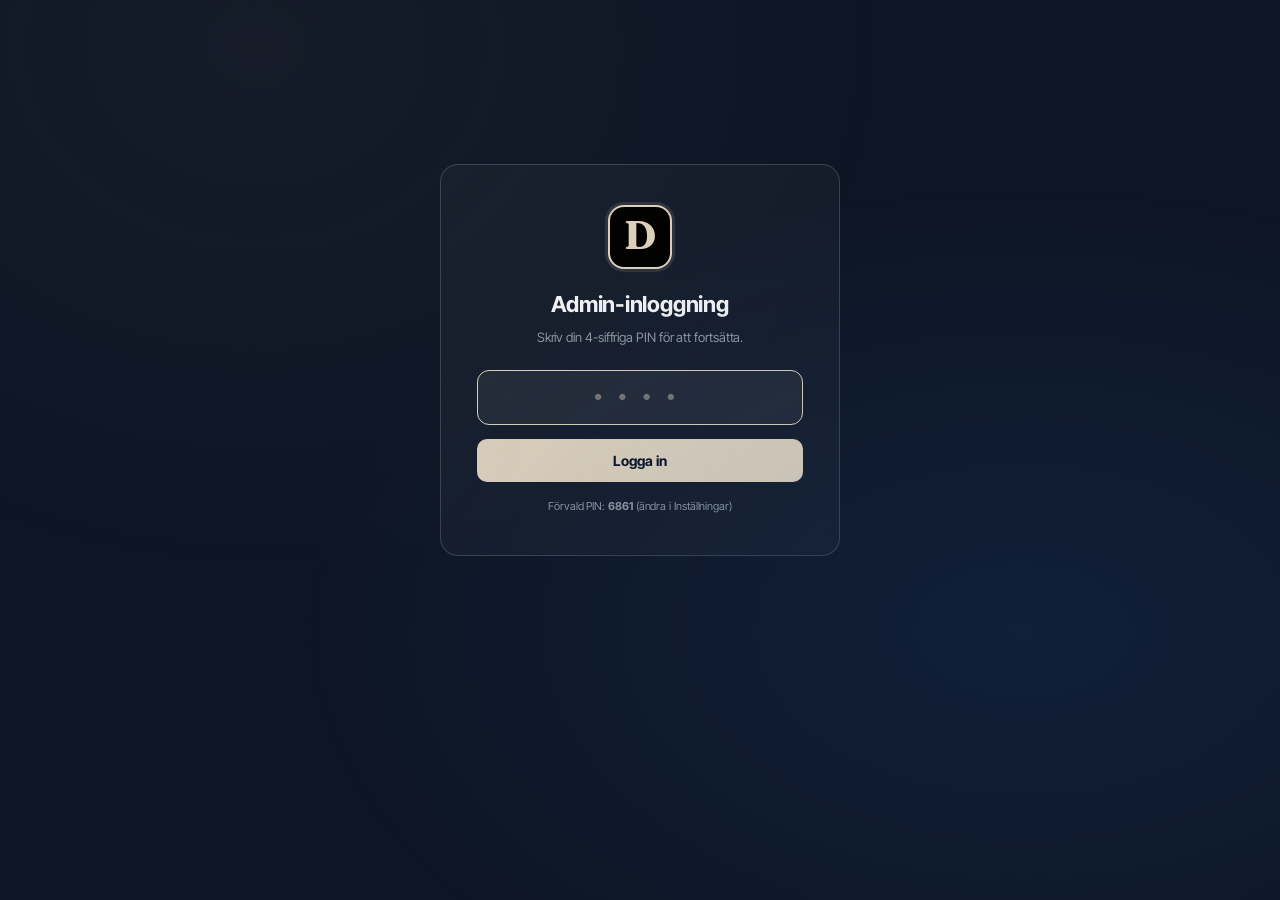
<file: admin.html>
<!DOCTYPE html>
<html lang="sv">
<head>
<meta charset="UTF-8">
<meta name="viewport" content="width=device-width,initial-scale=1">
<title>Admin — Indoor Distance</title>
<link rel="icon" href="data:image/svg+xml;utf8,<svg xmlns='http://www.w3.org/2000/svg' viewBox='0 0 100 100'><rect width='100' height='100' rx='22' fill='%23000000'/><rect x='4' y='4' width='92' height='92' rx='20' fill='none' stroke='%23DCD0BC' stroke-width='2.5'/><text x='50' y='74' font-size='72' text-anchor='middle' fill='%23DCD0BC' font-family='Georgia' font-weight='bold'>D</text></svg>">
<link rel="stylesheet" href="style.css?v=20260604b">
<style>
  body { background: var(--bg); min-height: 100vh; padding: 0; }
  .admin-shell {
    max-width: 1100px;
    margin: 0 auto;
    padding: 40px 32px 80px;
  }
  .admin-header {
    display: flex; align-items: center; justify-content: space-between;
    margin-bottom: 40px;
    flex-wrap: wrap; gap: 16px;
  }
  .admin-title {
    display: flex; align-items: center; gap: 16px;
  }
  .admin-title-mark {
    width: 48px; height: 48px;
    background: #000;
    border: 1.5px solid var(--accent);
    border-radius: 12px;
    color: var(--accent);
    font-family: var(--serif);
    font-weight: 700;
    font-size: 30px;
    line-height: 1;
    padding-bottom: 3px;
    box-shadow: 0 0 0 2px rgba(220,208,188,0.10);
    display: flex; align-items: center; justify-content: center;
  }
  .admin-title h1 {
    font-size: 28px; font-weight: 800;
    letter-spacing: -0.02em;
    line-height: 1;
  }
  .admin-title .sub {
    font-size: 12px;
    color: var(--text-mute);
    letter-spacing: 0.06em;
    text-transform: uppercase;
    margin-top: 6px;
  }
  .admin-actions { display: flex; gap: 10px; }
  .admin-link {
    background: var(--surface);
    border: 1px solid var(--border-2);
    color: var(--text);
    padding: 9px 16px;
    border-radius: 10px;
    font-size: 13px;
    font-weight: 600;
    text-decoration: none;
    display: inline-flex; align-items: center; gap: 6px;
    transition: all .2s ease;
  }
  .admin-link:hover {
    border-color: var(--accent);
    color: var(--accent);
  }
  .admin-link.danger { color: #f87171; border-color: rgba(248,113,113,0.40); }
  .admin-link.danger:hover { background: rgba(248,113,113,0.10); }

  /* PIN gate */
  .pin-gate {
    min-height: 80vh;
    display: flex; align-items: center; justify-content: center;
    padding: 40px;
  }
  .pin-card {
    background: var(--surface);
    border: 1px solid var(--border-2);
    border-radius: 18px;
    padding: 40px 36px;
    max-width: 400px;
    width: 100%;
    text-align: center;
  }
  .pin-card .pin-mark {
    width: 64px; height: 64px;
    margin: 0 auto 18px;
    background: #000;
    border: 2px solid var(--accent);
    border-radius: 16px;
    color: var(--accent);
    font-family: var(--serif);
    font-weight: 700;
    font-size: 40px;
    line-height: 1;
    padding-bottom: 4px;
    box-shadow: 0 0 0 3px rgba(220,208,188,0.12);
    display: flex; align-items: center; justify-content: center;
  }
  .pin-card h2 {
    font-size: 22px; font-weight: 700;
    margin-bottom: 6px;
    letter-spacing: -0.01em;
  }
  .pin-card p {
    font-size: 13px;
    color: var(--text-mute);
    margin-bottom: 22px;
  }
  .pin-input {
    width: 100%;
    background: var(--surface-2);
    border: 1px solid var(--border-2);
    border-radius: 12px;
    color: var(--text);
    padding: 14px 18px;
    font-family: 'JetBrains Mono', monospace;
    font-size: 22px;
    text-align: center;
    letter-spacing: 0.5em;
    margin-bottom: 14px;
  }
  .pin-input:focus {
    outline: none;
    border-color: var(--accent);
  }
  .pin-btn {
    width: 100%;
    background: var(--accent);
    color: var(--bg);
    border: none;
    padding: 13px;
    border-radius: 10px;
    font-weight: 700;
    font-size: 14px;
    cursor: pointer;
    transition: all .2s ease;
  }
  .pin-btn:hover {
    background: var(--accent-2);
  }
  .pin-hint {
    font-size: 11px;
    color: var(--text-mute);
    margin-top: 16px;
  }

  /* Admin sections */
  .admin-section {
    background: var(--surface);
    border: 1px solid var(--border);
    border-radius: 18px;
    padding: 28px 32px;
    margin-bottom: 24px;
  }
  .admin-section-head {
    display: flex; align-items: center; justify-content: space-between;
    margin-bottom: 20px;
    flex-wrap: wrap; gap: 12px;
  }
  .admin-section-head h2 {
    font-size: 20px; font-weight: 700;
    letter-spacing: -0.015em;
    display: flex; align-items: center; gap: 10px;
  }
  .admin-section-head .icon {
    width: 32px; height: 32px;
    background: var(--surface-2);
    border-radius: 8px;
    display: flex; align-items: center; justify-content: center;
    color: var(--accent);
  }
  .admin-section-head .sub {
    font-size: 13px;
    color: var(--text-mute);
    margin-top: 4px;
    font-weight: 400;
  }

  /* Shop toggle */
  .shop-toggle-row {
    display: flex; align-items: center; justify-content: space-between;
    padding: 20px 22px;
    background: var(--surface-2);
    border-radius: 12px;
    margin-bottom: 16px;
    flex-wrap: wrap; gap: 16px;
  }
  .shop-toggle-row .info { flex: 1; min-width: 220px; }
  .shop-toggle-row .info strong {
    display: block;
    font-size: 15px;
    margin-bottom: 4px;
  }
  .shop-toggle-row .info span {
    font-size: 12px;
    color: var(--text-mute);
  }
  .toggle-switch {
    position: relative;
    width: 56px; height: 30px;
    background: rgba(255,255,255,0.10);
    border-radius: 999px;
    cursor: pointer;
    transition: background .25s ease;
    flex-shrink: 0;
  }
  .toggle-switch::after {
    content: '';
    position: absolute; top: 3px; left: 3px;
    width: 24px; height: 24px;
    background: #FFF;
    border-radius: 50%;
    transition: transform .25s ease;
  }
  .toggle-switch.on { background: #22c55e; }
  .toggle-switch.on::after { transform: translateX(26px); }
  .toggle-status {
    font-size: 12px; font-weight: 700;
    letter-spacing: 0.08em;
    text-transform: uppercase;
    padding: 4px 10px;
    border-radius: 999px;
  }
  .toggle-status.open {
    background: rgba(34,197,94,0.15);
    color: #4ade80;
  }
  .toggle-status.closed {
    background: rgba(248,113,113,0.15);
    color: #fca5a5;
  }
  .shop-config-grid {
    display: grid;
    grid-template-columns: 1fr 1fr;
    gap: 14px;
  }
  @media (max-width: 600px) {
    .shop-config-grid { grid-template-columns: 1fr; }
  }
  .admin-label {
    display: block;
    font-size: 11px;
    font-weight: 700;
    color: var(--text-mute);
    letter-spacing: 0.10em;
    text-transform: uppercase;
    margin-bottom: 6px;
  }
  .admin-input {
    width: 100%;
    background: var(--surface-2);
    border: 1px solid var(--border);
    border-radius: 10px;
    color: var(--text);
    padding: 11px 14px;
    font-size: 14px;
    font-family: inherit;
    transition: border-color .2s ease;
  }
  .admin-input:focus {
    outline: none;
    border-color: var(--accent);
  }

  /* Stock table */
  .stock-table {
    width: 100%;
    border-collapse: collapse;
  }
  .stock-table th,
  .stock-table td {
    padding: 14px 12px;
    text-align: left;
    border-bottom: 1px solid var(--border);
  }
  .stock-table th {
    font-size: 11px;
    font-weight: 700;
    color: var(--text-mute);
    letter-spacing: 0.08em;
    text-transform: uppercase;
  }
  .stock-table tr:last-child td { border-bottom: none; }
  .stock-product {
    display: flex; align-items: center; gap: 12px;
  }
  .stock-product-img {
    width: 50px; height: 50px;
    background: var(--surface-2);
    border-radius: 8px;
    overflow: hidden;
    display: flex; align-items: center; justify-content: center;
    padding: 4px;
    flex-shrink: 0;
  }
  .stock-product-img img {
    max-width: 100%;
    max-height: 100%;
    object-fit: contain;
  }
  .stock-product-info strong {
    display: block;
    font-size: 14px;
    margin-bottom: 2px;
  }
  .stock-product-info span {
    font-size: 11px;
    color: var(--text-mute);
  }
  .stock-input {
    width: 80px;
    background: var(--surface-2);
    border: 1px solid var(--border);
    border-radius: 8px;
    color: var(--text);
    padding: 8px 10px;
    font-size: 14px;
    font-weight: 700;
    text-align: center;
    font-family: 'JetBrains Mono', monospace;
  }
  .stock-input:focus {
    outline: none;
    border-color: var(--accent);
  }
  .stock-state {
    display: inline-block;
    font-size: 10px;
    font-weight: 700;
    padding: 3px 8px;
    border-radius: 6px;
    letter-spacing: 0.08em;
    text-transform: uppercase;
  }
  .stock-state.in {
    background: rgba(34,197,94,0.15);
    color: #4ade80;
  }
  .stock-state.low {
    background: rgba(251,191,36,0.15);
    color: #fbbf24;
  }
  .stock-state.out {
    background: rgba(248,113,113,0.15);
    color: #fca5a5;
  }
  .stock-actions {
    display: flex; gap: 6px;
  }
  .stock-action-btn {
    background: var(--surface-2);
    border: 1px solid var(--border);
    color: var(--text);
    padding: 6px 10px;
    border-radius: 6px;
    font-size: 12px;
    cursor: pointer;
    transition: all .15s ease;
  }
  .stock-action-btn:hover {
    border-color: var(--accent);
    color: var(--accent);
  }

  /* Save bar */
  .save-bar {
    position: sticky;
    bottom: 16px;
    background: rgba(14,22,38,0.95);
    backdrop-filter: blur(18px);
    border: 1px solid var(--border-2);
    border-radius: 14px;
    padding: 14px 22px;
    display: flex; align-items: center; justify-content: space-between;
    box-shadow: 0 18px 40px rgba(0,0,0,0.40);
    margin-top: 20px;
    flex-wrap: wrap; gap: 12px;
  }
  .save-bar.dirty { border-color: var(--accent); }
  .save-bar .changes {
    font-size: 13px;
    color: var(--text-mute);
  }
  .save-bar.dirty .changes { color: var(--accent); }
  .save-bar button {
    background: var(--accent);
    color: var(--bg);
    border: none;
    padding: 10px 22px;
    border-radius: 10px;
    font-weight: 700;
    font-size: 13px;
    cursor: pointer;
    transition: all .2s ease;
  }
  .save-bar button:disabled {
    opacity: 0.5;
    cursor: not-allowed;
  }
  .save-bar button:not(:disabled):hover {
    background: var(--accent-2);
  }

  /* Orders */
  .order-card {
    background: var(--surface-2);
    border: 1px solid var(--border);
    border-radius: 12px;
    padding: 16px 18px;
    margin-bottom: 10px;
  }
  .order-row {
    display: flex; align-items: center; justify-content: space-between;
    margin-bottom: 8px;
    flex-wrap: wrap; gap: 8px;
  }
  .order-num {
    font-family: 'JetBrains Mono', monospace;
    font-size: 13px;
    font-weight: 700;
    color: var(--accent);
  }
  .order-date {
    font-size: 11px;
    color: var(--text-mute);
  }
  .order-info {
    font-size: 13px;
    color: var(--text);
  }
  .order-total {
    font-family: var(--serif);
    font-style: italic;
    font-size: 18px;
    color: var(--accent);
    font-weight: 600;
  }
  .order-items {
    font-size: 12px;
    color: var(--text-mute);
    margin-top: 6px;
    padding-top: 8px;
    border-top: 1px solid var(--border);
  }
  .order-status {
    display: inline-block;
    font-size: 11px;
    font-weight: 700;
    padding: 4px 10px;
    border-radius: 6px;
    letter-spacing: 0.04em;
    margin-left: 8px;
  }
  .order-status-row {
    margin-top: 12px;
    padding-top: 12px;
    border-top: 1px solid var(--border);
  }
  .order-status-select {
    padding: 9px 12px;
    font-size: 13px;
    width: 100%;
    max-width: 320px;
    background: var(--surface-2);
    color: var(--text);
    border: 1px solid var(--border-2);
    border-radius: 8px;
    font-family: inherit;
    cursor: pointer;
  }
  .order-status-select:focus {
    outline: none;
    border-color: var(--accent);
  }
  .empty-state {
    text-align: center;
    padding: 40px 20px;
    color: var(--text-mute);
    font-size: 13px;
  }

  /* Quick stats */
  .quick-stats {
    display: grid;
    grid-template-columns: repeat(auto-fit, minmax(160px, 1fr));
    gap: 14px;
    margin-bottom: 24px;
  }
  .quick-stat {
    background: var(--surface);
    border: 1px solid var(--border);
    border-radius: 14px;
    padding: 18px 20px;
  }
  .quick-stat-lbl {
    font-size: 10px;
    font-weight: 700;
    color: var(--text-mute);
    letter-spacing: 0.10em;
    text-transform: uppercase;
    margin-bottom: 8px;
  }
  .quick-stat-val {
    font-family: var(--serif);
    font-style: italic;
    font-size: 30px;
    color: var(--accent);
    font-weight: 600;
    line-height: 1;
  }
  .quick-stat-sub {
    font-size: 11px;
    color: var(--text-mute);
    margin-top: 6px;
  }
</style>
</head>
<body>

<!-- ─── PIN GATE ─── -->
<div id="pinGate" class="pin-gate">
  <div class="pin-card">
    <div class="pin-mark">D</div>
    <h2>Admin-inloggning</h2>
    <p>Skriv din 4-siffriga PIN för att fortsätta.</p>
    <input type="password" class="pin-input" id="pinInput" maxlength="4" inputmode="numeric" pattern="[0-9]*" placeholder="••••" autofocus>
    <button class="pin-btn" onclick="checkPin()">Logga in</button>
    <div class="pin-hint" id="pinHint">Förvald PIN: <strong>6861</strong> (ändra i Inställningar)</div>
  </div>
</div>

<!-- ─── ADMIN SHELL ─── -->
<div id="adminShell" class="admin-shell" style="display:none">

  <div class="admin-header">
    <div class="admin-title">
      <div class="admin-title-mark">D</div>
      <div>
        <h1>Admin</h1>
        <div class="sub">Indoor Distance · Butikshantering</div>
      </div>
    </div>
    <div class="admin-actions">
      <a href="index.html" class="admin-link">← Tillbaka till hemsidan</a>
      <button class="admin-link danger" onclick="logoutAdmin()">Logga ut</button>
    </div>
  </div>

  <!-- Quick stats -->
  <div class="quick-stats">
    <div class="quick-stat">
      <div class="quick-stat-lbl">Butiksstatus</div>
      <div class="quick-stat-val" id="qsShop">–</div>
      <div class="quick-stat-sub" id="qsShopSub">–</div>
    </div>
    <div class="quick-stat">
      <div class="quick-stat-lbl">Produkter i lager</div>
      <div class="quick-stat-val" id="qsStock">–</div>
      <div class="quick-stat-sub">av <span id="qsTotal">–</span> produkter</div>
    </div>
    <div class="quick-stat">
      <div class="quick-stat-lbl">Beställningar</div>
      <div class="quick-stat-val" id="qsOrders">–</div>
      <div class="quick-stat-sub">totalt</div>
    </div>
    <div class="quick-stat">
      <div class="quick-stat-lbl">Omsättning</div>
      <div class="quick-stat-val" id="qsRev">–</div>
      <div class="quick-stat-sub">kr (alla orders)</div>
    </div>
  </div>

  <!-- Section: Shop on/off -->
  <div class="admin-section">
    <div class="admin-section-head">
      <h2>
        <span class="icon">
          <svg width="18" height="18" viewBox="0 0 24 24" fill="none" stroke="currentColor" stroke-width="1.8"><path d="M21 16V8a2 2 0 00-1-1.73l-7-4a2 2 0 00-2 0l-7 4A2 2 0 003 8v8a2 2 0 001 1.73l7 4a2 2 0 002 0l7-4A2 2 0 0021 16z"/></svg>
        </span>
        Butiksstatus
      </h2>
    </div>

    <div class="shop-toggle-row">
      <div class="info">
        <strong>Butik öppen för köp</strong>
        <span id="shopStateText">När du stänger butiken visas "Kommer snart" istället för köpknappar — men produkterna syns fortfarande.</span>
      </div>
      <div style="display:flex;align-items:center;gap:14px">
        <span class="toggle-status closed" id="shopStateBadge">STÄNGD</span>
        <div class="toggle-switch" id="shopToggle" onclick="toggleShop()"></div>
      </div>
    </div>

    <div class="shop-config-grid">
      <div>
        <label class="admin-label">Meddelande till kunder</label>
        <input type="text" class="admin-input" id="shopMessage" placeholder="Vi har inte börjat sälja än — håll utkik!" oninput="markDirty()">
      </div>
      <div>
        <label class="admin-label">Förväntat startdatum</label>
        <input type="text" class="admin-input" id="shopDate" placeholder="t.ex. Hösten 2026 eller 15 augusti" oninput="markDirty()">
      </div>
    </div>
  </div>

  <!-- Section: Stock -->
  <div class="admin-section">
    <div class="admin-section-head">
      <h2>
        <span class="icon">
          <svg width="18" height="18" viewBox="0 0 24 24" fill="none" stroke="currentColor" stroke-width="1.8"><path d="M16 3h5v5M21 3l-7 7M8 21H3v-5M3 21l7-7M21 16v5h-5M21 21l-7-7M3 8V3h5M3 3l7 7"/></svg>
        </span>
        Lagersaldo
      </h2>
      <div style="display:flex;gap:8px">
        <button class="stock-action-btn" onclick="setAllStock(0)">Nollställ alla</button>
        <button class="stock-action-btn" onclick="setAllStock(20)">Sätt alla till 20</button>
      </div>
    </div>

    <div style="overflow-x:auto">
      <table class="stock-table">
        <thead>
          <tr>
            <th>Produkt</th>
            <th>Pris</th>
            <th>Antal kvar</th>
            <th>Status</th>
            <th>Snabb</th>
          </tr>
        </thead>
        <tbody id="stockBody"></tbody>
      </table>
    </div>
  </div>

  <!-- Section: Add New Product -->
  <div class="admin-section">
    <div class="admin-section-head">
      <h2>
        <span class="icon">
          <svg width="18" height="18" viewBox="0 0 24 24" fill="none" stroke="currentColor" stroke-width="1.8"><line x1="12" y1="5" x2="12" y2="19"/><line x1="5" y1="12" x2="19" y2="12"/></svg>
        </span>
        Lägg till produkt
        <div style="font-size:13px;color:var(--text-mute);margin-top:4px;font-weight:400">Skapa en ny produkt som visas i butiken</div>
      </h2>
    </div>

    <div class="shop-config-grid">
      <div>
        <label class="admin-label">Produktnamn</label>
        <input type="text" class="admin-input" id="npName" placeholder="t.ex. Indoor Distance Mössa">
      </div>
      <div>
        <label class="admin-label">Pris (kr)</label>
        <input type="number" class="admin-input" id="npPrice" placeholder="t.ex. 199" min="1">
      </div>
      <div>
        <label class="admin-label">Tag (kategorimärke)</label>
        <input type="text" class="admin-input" id="npTag" placeholder="t.ex. Mössa, Hatt, Tröja">
      </div>
      <div>
        <label class="admin-label">Kategori (filterval)</label>
        <select class="admin-input" id="npCategory">
          <option value="hoodie">Huvtröja</option>
          <option value="man">Herr</option>
          <option value="kvinna">Dam</option>
          <option value="ungdom">Ungdom</option>
          <option value="smabarn">Småbarn</option>
          <option value="mugg">Mugg</option>
          <option value="klister">Klistermärke</option>
          <option value="other">Övrigt</option>
        </select>
      </div>
    </div>

    <label class="admin-label" style="margin-top:14px">Beskrivning</label>
    <textarea class="admin-input" id="npDesc" rows="3" placeholder="Kort beskrivning av produkten..." style="font-family:inherit;line-height:1.5;resize:vertical"></textarea>

    <div class="shop-config-grid" style="margin-top:14px">
      <div>
        <label class="admin-label">Storlekar (kommaseparerade — lämna tomt om ingen)</label>
        <input type="text" class="admin-input" id="npSizes" placeholder="t.ex. S, M, L, XL eller 38, 40, 42">
      </div>
      <div>
        <label class="admin-label">Färg</label>
        <input type="text" class="admin-input" id="npColor" placeholder="t.ex. Vit, Svart, Grå">
      </div>
    </div>

    <label class="admin-label" style="margin-top:14px">Bilder (URLer eller bilder/filnamn.png — en per rad)</label>
    <textarea class="admin-input" id="npImages" rows="3" placeholder="bilder/min-nya-produkt.png&#10;eller&#10;https://exempel.se/bild.jpg" style="font-family:'JetBrains Mono',monospace;font-size:12px;line-height:1.5;resize:vertical"></textarea>

    <label class="admin-label" style="margin-top:14px">Startlager (antal i lager direkt)</label>
    <input type="number" class="admin-input" id="npStock" placeholder="t.ex. 20" min="0" value="0" style="max-width:200px">

    <div style="display:flex;gap:10px;margin-top:18px;flex-wrap:wrap">
      <button class="stock-action-btn" onclick="resetProductForm()">↺ Återställ formulär</button>
      <button class="stock-action-btn" style="background:var(--accent);color:var(--bg);font-weight:700;border-color:var(--accent)" onclick="addNewProduct()">+ Lägg till produkten</button>
    </div>

    <details style="margin-top:18px">
      <summary style="cursor:pointer;font-size:13px;color:var(--text-mute);font-weight:600;padding:8px 0">📦 Hantera tillagda produkter</summary>
      <div id="customProductsList" style="margin-top:10px"></div>
    </details>
  </div>

  <!-- Section: Orders -->
  <div class="admin-section">
    <div class="admin-section-head">
      <h2>
        <span class="icon">
          <svg width="18" height="18" viewBox="0 0 24 24" fill="none" stroke="currentColor" stroke-width="1.8"><path d="M9 11l3 3L22 4"/><path d="M21 12v7a2 2 0 01-2 2H5a2 2 0 01-2-2V5a2 2 0 012-2h11"/></svg>
        </span>
        Beställningar
      </h2>
      <button class="stock-action-btn" onclick="exportOrders()">Exportera CSV</button>
    </div>
    <div id="ordersBody"></div>
  </div>

  <!-- Section: Newsletter -->
  <div class="admin-section">
    <div class="admin-section-head">
      <h2>
        <span class="icon">
          <svg width="18" height="18" viewBox="0 0 24 24" fill="none" stroke="currentColor" stroke-width="1.8"><path d="M4 4h16c1.1 0 2 .9 2 2v12c0 1.1-.9 2-2 2H4c-1.1 0-2-.9-2-2V6c0-1.1.9-2 2-2z"/><polyline points="22,6 12,13 2,6"/></svg>
        </span>
        Nyhetsbrev
        <div style="font-size:13px;color:var(--text-mute);margin-top:4px;font-weight:400">Skicka uppdateringar till dina prenumeranter</div>
      </h2>
      <div style="display:flex;gap:8px;flex-wrap:wrap">
        <button class="stock-action-btn" onclick="exportSubscribers()">📥 Exportera CSV</button>
        <button class="stock-action-btn" onclick="copySubscriberEmails()">📋 Kopiera alla e-postadresser</button>
      </div>
    </div>

    <div style="background:var(--surface-2);border:1px solid var(--border);border-radius:12px;padding:18px 20px;margin-bottom:18px">
      <div style="display:flex;align-items:center;justify-content:space-between;flex-wrap:wrap;gap:10px">
        <div>
          <strong style="font-size:14px">Prenumeranter</strong>
          <div style="font-size:12px;color:var(--text-mute);margin-top:3px">Alla som anmält sig på hemsidan</div>
        </div>
        <div style="font-family:var(--serif);font-style:italic;font-size:28px;color:var(--accent);font-weight:600" id="subCount">0</div>
      </div>
      <div id="subscriberList" style="margin-top:14px;font-size:12px;color:var(--text-mute);max-height:180px;overflow-y:auto"></div>
    </div>

    <label class="admin-label">Ämne</label>
    <input type="text" class="admin-input" id="nlSubject" placeholder="t.ex. Nya hoodies har släppts! ✨" style="margin-bottom:14px">

    <label class="admin-label">Meddelande</label>
    <textarea class="admin-input" id="nlBody" rows="8" placeholder="Skriv ditt nyhetsbrev här... Tips: håll det kort, personligt och med en tydlig länk till mer info." style="resize:vertical;font-family:inherit;line-height:1.5"></textarea>

    <div style="display:flex;gap:10px;margin-top:14px;flex-wrap:wrap">
      <button class="stock-action-btn" onclick="previewNewsletter()">👁️ Förhandsgranska</button>
      <button class="stock-action-btn" style="background:var(--accent);color:var(--bg);font-weight:700;border-color:var(--accent)" onclick="sendNewsletter()">📨 Skicka via mailprogram (BCC)</button>
    </div>

    <details style="margin-top:18px">
      <summary style="cursor:pointer;font-size:13px;color:var(--text-mute);font-weight:600;padding:8px 0">💡 Vill du använda Mailchimp eller Brevo istället?</summary>
      <div style="background:var(--surface-2);border-radius:8px;padding:14px 16px;margin-top:8px;font-size:13px;line-height:1.7;color:var(--text)">
        <strong>För större utskick (50+ prenumeranter):</strong>
        <ol style="margin:10px 0 0 20px;padding:0">
          <li>Klicka <strong>"📥 Exportera CSV"</strong> ovan</li>
          <li>Skapa gratis konto på <a href="https://mailchimp.com" target="_blank" style="color:var(--accent)">Mailchimp</a> (10 000 mail/månad gratis) eller <a href="https://brevo.com" target="_blank" style="color:var(--accent)">Brevo</a> (300 mail/dag gratis)</li>
          <li>Importera CSV-filen som ny prenumerantlista</li>
          <li>Designa snyggt nyhetsbrev med deras editor och schemalägg utskick</li>
        </ol>
        <p style="margin-top:12px;color:var(--text-mute);font-size:12px">📌 Tips: Brevo har enklare prissättning för svenska företag och bra GDPR-stöd.</p>
      </div>
    </details>
  </div>

  <!-- Section: Settings -->
  <div class="admin-section">
    <div class="admin-section-head">
      <h2>
        <span class="icon">
          <svg width="18" height="18" viewBox="0 0 24 24" fill="none" stroke="currentColor" stroke-width="1.8"><circle cx="12" cy="12" r="3"/><path d="M19.4 15a1.65 1.65 0 00.33 1.82l.06.06a2 2 0 01-2.83 2.83l-.06-.06a1.65 1.65 0 00-1.82-.33 1.65 1.65 0 00-1 1.51V21a2 2 0 01-4 0v-.09A1.65 1.65 0 009 19.4a1.65 1.65 0 00-1.82.33l-.06.06a2 2 0 01-2.83-2.83l.06-.06a1.65 1.65 0 00.33-1.82 1.65 1.65 0 00-1.51-1H3a2 2 0 010-4h.09A1.65 1.65 0 004.6 9a1.65 1.65 0 00-.33-1.82l-.06-.06a2 2 0 012.83-2.83l.06.06a1.65 1.65 0 001.82.33H9a1.65 1.65 0 001-1.51V3a2 2 0 014 0v.09a1.65 1.65 0 001 1.51 1.65 1.65 0 001.82-.33l.06-.06a2 2 0 012.83 2.83l-.06.06a1.65 1.65 0 00-.33 1.82V9a1.65 1.65 0 001.51 1H21a2 2 0 010 4h-.09a1.65 1.65 0 00-1.51 1z"/></svg>
        </span>
        Inställningar
      </h2>
    </div>
    <div class="shop-config-grid">
      <div>
        <label class="admin-label">Byt PIN-kod (4 siffror)</label>
        <input type="password" class="admin-input" id="newPin" maxlength="4" placeholder="t.ex. 9876">
      </div>
      <div style="display:flex;align-items:flex-end">
        <button class="stock-action-btn" onclick="savePin()" style="height:45px;padding:0 20px">Spara ny PIN</button>
      </div>
    </div>
  </div>

  <!-- Save bar -->
  <div class="save-bar" id="saveBar">
    <div class="changes" id="changeIndicator">Inga ändringar</div>
    <button id="saveBtn" onclick="saveAll()" disabled>Spara ändringar</button>
  </div>

</div>

<script src="script.js?v=20260604b"></script>
<script>
// ═══════════════════════════════════════════════════════════
//  ADMIN PAGE LOGIC
// ═══════════════════════════════════════════════════════════
let dirty = false;
let workingShopState = null;
let workingStock = null;
const SESSION_KEY = 'id_admin_session';

function init() {
  // Check if already authed this session
  if (sessionStorage.getItem(SESSION_KEY) === '1') {
    enterAdmin();
  } else {
    document.getElementById('pinInput').focus();
    document.getElementById('pinInput').addEventListener('keydown', e => {
      if (e.key === 'Enter') checkPin();
    });
  }
}

function getCurrentPin() {
  return localStorage.getItem(ADMIN_PIN_KEY) || '6861';
}

function checkPin() {
  const entered = document.getElementById('pinInput').value;
  if (entered === getCurrentPin()) {
    sessionStorage.setItem(SESSION_KEY, '1');
    enterAdmin();
  } else {
    const hint = document.getElementById('pinHint');
    hint.style.color = '#fca5a5';
    hint.textContent = 'Fel PIN. Försök igen.';
    document.getElementById('pinInput').value = '';
    document.getElementById('pinInput').focus();
  }
}

function logoutAdmin() {
  sessionStorage.removeItem(SESSION_KEY);
  location.reload();
}

function enterAdmin() {
  document.getElementById('pinGate').style.display = 'none';
  document.getElementById('adminShell').style.display = 'block';
  workingShopState = JSON.parse(JSON.stringify(getShopState()));
  workingStock = JSON.parse(JSON.stringify(getStockMap()));
  renderShopState();
  renderStock();
  renderOrders();
  renderQuickStats();
  renderSubscribers();
  renderCustomProducts();
}

function renderShopState() {
  const isOpen = !!workingShopState.open;
  const toggle = document.getElementById('shopToggle');
  const badge = document.getElementById('shopStateBadge');
  toggle.classList.toggle('on', isOpen);
  badge.classList.toggle('open', isOpen);
  badge.classList.toggle('closed', !isOpen);
  badge.textContent = isOpen ? 'ÖPPEN' : 'STÄNGD';
  document.getElementById('shopMessage').value = workingShopState.message || '';
  document.getElementById('shopDate').value = workingShopState.expectedDate || '';
}

function toggleShop() {
  workingShopState.open = !workingShopState.open;
  renderShopState();
  markDirty();
}

function renderStock() {
  const body = document.getElementById('stockBody');
  body.innerHTML = PRODUCTS.map(p => {
    const stock = Number.isInteger(workingStock[p.id]) ? workingStock[p.id] : 0;
    const state = stock === 0 ? 'out' : stock <= 3 ? 'low' : 'in';
    const stateLbl = stock === 0 ? 'Slutsåld' : stock <= 3 ? 'Få kvar' : 'I lager';
    return `
      <tr>
        <td>
          <div class="stock-product">
            <div class="stock-product-img"><img src="${p.images[0]}" alt="${p.name}"></div>
            <div class="stock-product-info">
              <strong>${p.name}</strong>
              <span>${p.tag} · ${p.sizes ? p.sizes.join(', ') : '–'}</span>
            </div>
          </div>
        </td>
        <td>${p.price} kr</td>
        <td>
          <input type="number" class="stock-input" data-pid="${p.id}" value="${stock}" min="0" max="9999" oninput="onStockChange('${p.id}', this.value)">
        </td>
        <td><span class="stock-state ${state}">${stateLbl}</span></td>
        <td>
          <div class="stock-actions">
            <button class="stock-action-btn" onclick="adjustStock('${p.id}', -1)">−1</button>
            <button class="stock-action-btn" onclick="adjustStock('${p.id}', 1)">+1</button>
            <button class="stock-action-btn" onclick="adjustStock('${p.id}', 10)">+10</button>
          </div>
        </td>
      </tr>
    `;
  }).join('');
}

function onStockChange(pid, value) {
  workingStock[pid] = Math.max(0, parseInt(value) || 0);
  // Update state badge live
  renderStock();
  markDirty();
}

function adjustStock(pid, delta) {
  const cur = Number.isInteger(workingStock[pid]) ? workingStock[pid] : 0;
  workingStock[pid] = Math.max(0, cur + delta);
  renderStock();
  markDirty();
}

function setAllStock(qty) {
  if (!confirm(`Sätt alla produkter till ${qty}?`)) return;
  PRODUCTS.forEach(p => { workingStock[p.id] = qty; });
  renderStock();
  markDirty();
}

function markDirty() {
  // Detect actual changes
  const stockChanged = JSON.stringify(workingStock) !== JSON.stringify(getStockMap());
  const stateChanged =
    workingShopState.open !== getShopState().open ||
    document.getElementById('shopMessage').value !== (getShopState().message || '') ||
    document.getElementById('shopDate').value !== (getShopState().expectedDate || '');
  dirty = stockChanged || stateChanged;
  const bar = document.getElementById('saveBar');
  const indicator = document.getElementById('changeIndicator');
  const btn = document.getElementById('saveBtn');
  bar.classList.toggle('dirty', dirty);
  btn.disabled = !dirty;
  indicator.textContent = dirty ? 'Osparade ändringar' : 'Inga ändringar';
}

function saveAll() {
  // Persist
  workingShopState.message = document.getElementById('shopMessage').value.trim() || DEFAULT_SHOP_STATE.message;
  workingShopState.expectedDate = document.getElementById('shopDate').value.trim();
  setShopState(workingShopState);
  setStockMap(workingStock);
  dirty = false;
  markDirty();
  // Refresh
  renderQuickStats();
  // Show feedback
  const btn = document.getElementById('saveBtn');
  const orig = btn.textContent;
  btn.textContent = '✓ Sparat';
  btn.style.background = '#22c55e';
  setTimeout(() => {
    btn.textContent = orig;
    btn.style.background = '';
  }, 1500);
}

// All 8 order statuses
const ORDER_STATUSES = [
  { id: 'pending_payment', label: 'Väntar på swish', emoji: '⏳', color: '#fbbf24' },
  { id: 'paid',            label: 'Betalad',         emoji: '💰', color: '#4ade80' },
  { id: 'packed',          label: 'Packad och redo', emoji: '📦', color: '#60a5fa' },
  { id: 'awaiting_stock',  label: 'Väntar i lagret', emoji: '🏬', color: '#a78bfa' },
  { id: 'out_of_stock',    label: 'Slut på produkten', emoji: '❌', color: '#f97316' },
  { id: 'shipped',         label: 'På väg',          emoji: '🚚', color: '#06b6d4' },
  { id: 'delivered',       label: 'Framme',          emoji: '✅', color: '#22c55e' },
  { id: 'cancelled',       label: 'Avbruten',        emoji: '🚫', color: '#ef4444' }
];

function getOrderStatusMeta(id) {
  return ORDER_STATUSES.find(s => s.id === id) || ORDER_STATUSES[0];
}

function renderOrders() {
  const body = document.getElementById('ordersBody');
  const orders = JSON.parse(localStorage.getItem('id_orders') || '[]');
  if (orders.length === 0) {
    body.innerHTML = '<div class="empty-state">Inga beställningar än.</div>';
    return;
  }
  body.innerHTML = orders.map((o, i) => {
    const date = new Date(o.ts);
    const dateStr = date.toLocaleDateString('sv-SE', { day:'numeric', month:'short', year:'numeric' }) + ' ' + date.toLocaleTimeString('sv-SE', { hour:'2-digit', minute:'2-digit' });
    const items = o.items.map(it => `${it.qty}× ${it.name}${it.size?' ('+it.size+')':''}`).join(', ');
    const status = getOrderStatusMeta(o.status || 'pending_payment');
    return `
      <div class="order-card">
        <div class="order-row">
          <div>
            <span class="order-num">#${o.orderNum}</span>
            <span class="order-status" style="background:${status.color}22;color:${status.color}">${status.emoji} ${status.label}</span>
          </div>
          <div class="order-date">${dateStr}</div>
        </div>
        <div class="order-row">
          <div class="order-info">
            <strong>${o.customer.name}</strong> · <a href="mailto:${o.customer.email}" style="color:var(--text);text-decoration:underline">${o.customer.email}</a><br>
            <span style="color:var(--text-mute);font-size:12px">📞 ${o.customer.phone || '–'} · 📍 ${o.customer.address}</span>
          </div>
          <div class="order-total">${o.total} kr</div>
        </div>
        <div class="order-items">${items}</div>
        <div class="order-status-row">
          <label class="admin-label" style="margin-bottom:6px">Ändra status</label>
          <select class="admin-input order-status-select" onchange="changeOrderStatus(${i}, this.value)">
            ${ORDER_STATUSES.map(s => `<option value="${s.id}" ${(o.status||'pending_payment')===s.id?'selected':''}>${s.emoji} ${s.label}</option>`).join('')}
          </select>
        </div>
      </div>
    `;
  }).join('');
}

// ═══════════════════════════════════════════════════════════
//  CUSTOM PRODUCTS (added via admin)
// ═══════════════════════════════════════════════════════════
const CUSTOM_PRODUCTS_KEY = 'id_custom_products';

function getCustomProducts() {
  try { return JSON.parse(localStorage.getItem(CUSTOM_PRODUCTS_KEY) || '[]'); }
  catch (e) { return []; }
}
function setCustomProducts(arr) {
  localStorage.setItem(CUSTOM_PRODUCTS_KEY, JSON.stringify(arr));
}

function resetProductForm() {
  ['npName','npPrice','npTag','npDesc','npSizes','npColor','npImages'].forEach(id => {
    const el = document.getElementById(id);
    if (el) el.value = '';
  });
  document.getElementById('npStock').value = '0';
  document.getElementById('npCategory').value = 'hoodie';
}

function addNewProduct() {
  const name = document.getElementById('npName').value.trim();
  const price = parseInt(document.getElementById('npPrice').value);
  const tag = document.getElementById('npTag').value.trim();
  const category = document.getElementById('npCategory').value;
  const desc = document.getElementById('npDesc').value.trim();
  const sizes = document.getElementById('npSizes').value.trim();
  const color = document.getElementById('npColor').value.trim();
  const imagesRaw = document.getElementById('npImages').value.trim();
  const stock = parseInt(document.getElementById('npStock').value) || 0;

  if (!name) { alert('Produktnamn krävs.'); return; }
  if (!price || price <= 0) { alert('Ange ett giltigt pris.'); return; }
  if (!desc) { alert('Beskrivning krävs.'); return; }
  if (!imagesRaw) { alert('Minst en bild krävs.'); return; }

  const id = 'custom-' + Date.now().toString(36);
  const product = {
    id,
    name,
    tag: tag || 'Produkt',
    price,
    category,
    images: imagesRaw.split('\n').map(l => l.trim()).filter(Boolean),
    desc,
    color: color || 'Standard',
    sizes: sizes ? sizes.split(',').map(s => s.trim()).filter(Boolean) : null,
    sizeCategory: category.includes('hoodie') ? 'vuxen-hoodie' : category === 'kvinna' ? 'kvinna' : 'man',
    keywords: [name.toLowerCase(), tag.toLowerCase(), category, color.toLowerCase()].filter(Boolean),
    custom: true,
    createdAt: Date.now()
  };

  const customProducts = getCustomProducts();
  customProducts.push(product);
  setCustomProducts(customProducts);

  // Set initial stock
  const stockMap = JSON.parse(localStorage.getItem('id_stock') || '{}');
  stockMap[id] = stock;
  localStorage.setItem('id_stock', JSON.stringify(stockMap));

  alert(`✓ Produkten "${name}" har lagts till!\n\nDen syns nu i butiken så fort en kund laddar om sidan.`);
  resetProductForm();
  renderCustomProducts();
  renderQuickStats();
}

function renderCustomProducts() {
  const list = document.getElementById('customProductsList');
  if (!list) return;
  const customs = getCustomProducts();
  if (customs.length === 0) {
    list.innerHTML = '<div style="color:var(--text-mute);font-size:13px;padding:14px 0">Inga egna produkter än. Lägg till en ovan så dyker den upp här.</div>';
    return;
  }
  list.innerHTML = customs.map((p, i) => `
    <div style="display:flex;align-items:center;gap:12px;padding:12px;background:var(--surface-2);border:1px solid var(--border);border-radius:10px;margin-bottom:8px">
      <div style="width:42px;height:42px;background:var(--surface);border-radius:8px;display:flex;align-items:center;justify-content:center;color:var(--accent);font-size:18px">📦</div>
      <div style="flex:1;min-width:0">
        <strong style="font-size:13px">${p.name}</strong><br>
        <span style="font-size:11px;color:var(--text-mute)">${p.tag} · ${p.price} kr · ${p.images.length} bild${p.images.length===1?'':'er'}</span>
      </div>
      <button class="stock-action-btn" style="color:#f87171;border-color:rgba(248,113,113,0.40)" onclick="deleteCustomProduct(${i})">Ta bort</button>
    </div>
  `).join('');
}

function deleteCustomProduct(idx) {
  const customs = getCustomProducts();
  const p = customs[idx];
  if (!p) return;
  if (!confirm(`Ta bort "${p.name}" från butiken?`)) return;
  customs.splice(idx, 1);
  setCustomProducts(customs);
  // Also remove stock
  const stockMap = JSON.parse(localStorage.getItem('id_stock') || '{}');
  delete stockMap[p.id];
  localStorage.setItem('id_stock', JSON.stringify(stockMap));
  renderCustomProducts();
  renderQuickStats();
}

async function changeOrderStatus(idx, newStatus) {
  const orders = JSON.parse(localStorage.getItem('id_orders') || '[]');
  const order = orders[idx];
  if (!order) return;
  const oldStatus = order.status || 'pending_payment';
  if (oldStatus === newStatus) return;

  let reason = '';
  if (newStatus === 'cancelled') {
    reason = prompt(`Varför avbryts ordern #${order.orderNum}? (Detta meddelas kunden)`,
      'T.ex. produkten slut i lagret');
    if (reason === null) {
      // User cancelled the prompt, revert select
      renderOrders();
      return;
    }
  } else {
    // Optional: ask if user wants to send status update email
    if (!confirm(`Byt status till "${getOrderStatusMeta(newStatus).label}" och meddela kunden via mail?`)) {
      // Just change status without email
      order.status = newStatus;
      order.statusHistory = order.statusHistory || [];
      order.statusHistory.push({ ts: Date.now(), from: oldStatus, to: newStatus });
      localStorage.setItem('id_orders', JSON.stringify(orders));
      renderOrders();
      renderQuickStats();
      return;
    }
  }

  // Update status
  order.status = newStatus;
  order.statusHistory = order.statusHistory || [];
  order.statusHistory.push({ ts: Date.now(), from: oldStatus, to: newStatus, reason });
  if (reason) order.cancellationReason = reason;
  localStorage.setItem('id_orders', JSON.stringify(orders));

  // Send notification email via Formspree (order endpoint)
  const statusMeta = getOrderStatusMeta(newStatus);
  const customerMessage = buildStatusEmail(order, statusMeta, reason);
  try {
    await fetch('https://formspree.io/f/mjgpdoyk', {
      method: 'POST',
      headers: { 'Content-Type': 'application/json', 'Accept': 'application/json' },
      body: JSON.stringify({
        _subject: `Order ${order.orderNum} — ${statusMeta.label}`,
        _replyto: order.customer.email,
        notifyCustomer: order.customer.email,
        orderNumber: order.orderNum,
        newStatus: statusMeta.label,
        reason,
        emailBody: customerMessage
      })
    });
    alert(`✓ Status uppdaterad till "${statusMeta.label}" och kund-mail skickat.`);
  } catch (err) {
    console.warn('Status email error:', err);
    // Fallback: open mailto
    const mailto = `mailto:${encodeURIComponent(order.customer.email)}?subject=${encodeURIComponent('Order '+order.orderNum+' — '+statusMeta.label)}&body=${encodeURIComponent(customerMessage)}`;
    if (confirm('Formspree kunde inte skicka. Öppna mailprogrammet manuellt istället?')) {
      window.open(mailto, '_blank');
    }
  }
  renderOrders();
  renderQuickStats();
}

function buildStatusEmail(order, statusMeta, reason) {
  const greeting = `Hej ${order.customer.name.split(' ')[0] || ''}!`;
  let body = `${greeting}\n\nDin beställning #${order.orderNum} har fått ny status:\n\n${statusMeta.emoji} ${statusMeta.label}\n\n`;
  switch (statusMeta.id) {
    case 'paid':
      body += 'Tack! Vi har tagit emot din betalning och börjar packa din beställning inom kort.';
      break;
    case 'packed':
      body += 'Din beställning är packad och redo. Vi lämnar in den till PostNord inom 1-2 arbetsdagar.';
      break;
    case 'awaiting_stock':
      body += 'En av produkterna kommer in nästa vecka. Vi hör av oss så snart vi kan skicka.';
      break;
    case 'out_of_stock':
      body += `Vi är tyvärr slut på en av produkterna i din beställning. ${reason ? '\n\nDetaljer: ' + reason : ''}\n\nVi kontaktar dig om alternativ — eller återbetalar i den händelse vi inte kan leverera.`;
      break;
    case 'shipped':
      body += 'Paketet är på väg! Du får ett separat mail från PostNord med spårningsnummer inom kort.';
      break;
    case 'delivered':
      body += 'Hoppas allt kom fram bra! Vi vill gärna höra vad du tycker — svara på mailet eller skriv på Instagram @indoor_distance.';
      break;
    case 'cancelled':
      body += `Vi har dessvärre fått avbryta din beställning.${reason ? '\n\nAnledning: ' + reason : ''}\n\nFull återbetalning på Swish-numret du betalade från sker inom 2-3 arbetsdagar. Vi beklagar besväret — kontakta oss om du har frågor.`;
      break;
    default:
      body += 'Vi håller dig uppdaterad.';
  }
  body += `\n\nFrågor? Svara på det här mailet eller maila info.indoordistance@gmail.com\n\nHälsningar,\nIndoor Distance-teamet\nwww.indoordistance.se`;
  return body;
}

function renderQuickStats() {
  // Shop status
  const st = getShopState();
  document.getElementById('qsShop').textContent = st.open ? 'Öppen' : 'Stängd';
  document.getElementById('qsShop').style.color = st.open ? '#4ade80' : '#fca5a5';
  document.getElementById('qsShopSub').textContent = st.open ? 'Kunder kan köpa' : 'Visar "Kommer snart"';
  // Stock
  const inStock = PRODUCTS.filter(p => getStock(p.id) > 0).length;
  document.getElementById('qsStock').textContent = inStock;
  document.getElementById('qsTotal').textContent = PRODUCTS.length;
  // Orders
  const orders = JSON.parse(localStorage.getItem('id_orders') || '[]');
  document.getElementById('qsOrders').textContent = orders.length;
  // Revenue
  const rev = orders.reduce((s, o) => s + (o.total || 0), 0);
  document.getElementById('qsRev').textContent = rev.toLocaleString('sv-SE');
}

function exportOrders() {
  const orders = JSON.parse(localStorage.getItem('id_orders') || '[]');
  if (orders.length === 0) { alert('Inga beställningar att exportera.'); return; }
  const csv = [
    ['Ordernr','Datum','Namn','E-post','Telefon','Adress','Frakt','Totalt','Produkter'].join(';')
  ];
  orders.forEach(o => {
    const date = new Date(o.ts).toISOString();
    const items = o.items.map(i => `${i.qty}x ${i.name}${i.size?' ('+i.size+')':''}`).join(' | ');
    csv.push([
      o.orderNum, date, o.customer.name, o.customer.email,
      o.customer.phone || '', o.customer.address || '',
      o.shipping, o.total, items
    ].map(v => '"' + String(v).replace(/"/g,'""') + '"').join(';'));
  });
  const blob = new Blob(['﻿' + csv.join('\n')], { type: 'text/csv;charset=utf-8' });
  const url = URL.createObjectURL(blob);
  const a = document.createElement('a');
  a.href = url;
  a.download = `indoor-distance-orders-${new Date().toISOString().slice(0,10)}.csv`;
  a.click();
  URL.revokeObjectURL(url);
}

function savePin() {
  const newPin = document.getElementById('newPin').value;
  if (!/^\d{4}$/.test(newPin)) {
    alert('PIN måste vara exakt 4 siffror.');
    return;
  }
  localStorage.setItem(ADMIN_PIN_KEY, newPin);
  document.getElementById('newPin').value = '';
  alert('Ny PIN sparad! Nästa inloggning använder den nya koden.');
}

// ═══════════════════════════════════════════════════════════
//  NEWSLETTER MANAGEMENT
// ═══════════════════════════════════════════════════════════
function getSubscribers() {
  try {
    return JSON.parse(localStorage.getItem('id_newsletter') || '[]');
  } catch (e) { return []; }
}

function renderSubscribers() {
  const subs = getSubscribers();
  const countEl = document.getElementById('subCount');
  const listEl = document.getElementById('subscriberList');
  if (countEl) countEl.textContent = subs.length;
  if (listEl) {
    if (subs.length === 0) {
      listEl.innerHTML = '<em style="color:var(--text-mute)">Inga prenumeranter än. När någon skriver upp sig på hemsidan dyker de upp här.</em>';
    } else {
      listEl.innerHTML = subs.map(e => `<div style="padding:6px 0;border-bottom:1px solid var(--border);color:var(--text)">${e}</div>`).join('');
    }
  }
}

function copySubscriberEmails() {
  const subs = getSubscribers();
  if (subs.length === 0) { alert('Inga prenumeranter att kopiera.'); return; }
  const text = subs.join(', ');
  navigator.clipboard.writeText(text).then(() => {
    alert(`✓ ${subs.length} e-postadresser kopierade till urklipp.\n\nKlistra in i BCC-fältet i ditt mailprogram.`);
  }).catch(() => {
    // Fallback for older browsers
    const ta = document.createElement('textarea');
    ta.value = text;
    document.body.appendChild(ta);
    ta.select();
    document.execCommand('copy');
    document.body.removeChild(ta);
    alert(`✓ ${subs.length} e-postadresser kopierade!`);
  });
}

function exportSubscribers() {
  const subs = getSubscribers();
  if (subs.length === 0) { alert('Inga prenumeranter att exportera.'); return; }
  // CSV format compatible with Mailchimp/Brevo
  const csv = ['email,subscribed_at,source'];
  subs.forEach(e => {
    csv.push(`"${e.replace(/"/g, '""')}","${new Date().toISOString()}","Indoor Distance hemsida"`);
  });
  const blob = new Blob(['﻿' + csv.join('\n')], { type: 'text/csv;charset=utf-8' });
  const url = URL.createObjectURL(blob);
  const a = document.createElement('a');
  a.href = url;
  a.download = `indoor-distance-prenumeranter-${new Date().toISOString().slice(0,10)}.csv`;
  a.click();
  URL.revokeObjectURL(url);
}

function previewNewsletter() {
  const subject = document.getElementById('nlSubject').value.trim();
  const body = document.getElementById('nlBody').value.trim();
  if (!subject || !body) { alert('Fyll i både ämne och meddelande.'); return; }
  const w = window.open('', '_blank', 'width=640,height=720');
  if (!w) { alert('Tillåt popups för att se förhandsgranskning.'); return; }
  w.document.write(`
    <!DOCTYPE html>
    <html><head><meta charset="UTF-8"><title>Förhandsgranskning</title>
    <style>
      body{font-family:'Inter Tight',system-ui,sans-serif;background:#F7F4EE;color:#2d2d2d;margin:0;padding:0}
      .wrap{max-width:560px;margin:0 auto;background:#FFF;box-shadow:0 4px 20px rgba(0,0,0,0.08)}
      .hero{background:linear-gradient(180deg,#0E1626 0%,#182640 100%);color:#FFF;padding:40px 36px 32px;text-align:center}
      .mark{width:60px;height:60px;margin:0 auto 16px;background:#000;border:2px solid #DCD0BC;border-radius:14px;color:#DCD0BC;font-family:Georgia,serif;font-weight:700;font-size:38px;line-height:1;padding-bottom:4px;display:flex;align-items:center;justify-content:center;box-shadow:0 0 0 3px rgba(220,208,188,0.15)}
      h1{font-size:24px;font-weight:800;margin:0 0 10px;color:#FFF}
      .from{font-size:12px;color:rgba(255,255,255,0.7);letter-spacing:0.05em}
      .body{padding:36px 36px 30px;font-size:15px;line-height:1.7;white-space:pre-wrap}
      .foot{padding:24px 36px;background:#F0EDE5;font-size:11px;color:#888;text-align:center;border-top:1px solid rgba(0,0,0,0.06)}
      .foot a{color:#B69861;text-decoration:none}
    </style></head><body>
    <div class="wrap">
      <div class="hero">
        <div class="mark">D</div>
        <h1>${subject.replace(/</g,'&lt;')}</h1>
        <div class="from">Från Indoor Distance · info.indoordistance@gmail.com</div>
      </div>
      <div class="body">${body.replace(/</g,'&lt;').replace(/\n/g,'<br>')}</div>
      <div class="foot">
        © 2026 Indoor Distance · Rödalidsvägen 4, Göteborg<br>
        <a href="#">Avregistrera</a> · <a href="https://www.indoordistance.se">Besök hemsidan</a>
      </div>
    </div>
    </body></html>
  `);
  w.document.close();
}

function sendNewsletter() {
  const subs = getSubscribers();
  if (subs.length === 0) { alert('Inga prenumeranter ännu.'); return; }
  const subject = document.getElementById('nlSubject').value.trim();
  const body = document.getElementById('nlBody').value.trim();
  if (!subject || !body) { alert('Fyll i både ämne och meddelande.'); return; }
  if (subs.length > 50) {
    if (!confirm(`Du har ${subs.length} prenumeranter. Mailto: fungerar bäst för < 50 mottagare.\n\nFör så här stora utskick rekommenderar vi att du exporterar CSV och använder Mailchimp/Brevo istället.\n\nFortsätt ändå?`)) return;
  }
  // Build mailto with BCC
  const bcc = subs.join(',');
  const footer = `\n\n---\nDu får detta för att du anmält dig till nyhetsbrevet på indoordistance.se\nAvregistrera: svara på detta mail med "AVREGISTRERA"\n© 2026 Indoor Distance · Rödalidsvägen 4, Göteborg`;
  const fullBody = body + footer;
  // Use 'info.indoordistance@gmail.com' as the visible "To" so receivers don't see each other
  const mailto = `mailto:info.indoordistance@gmail.com?bcc=${encodeURIComponent(bcc)}&subject=${encodeURIComponent(subject)}&body=${encodeURIComponent(fullBody)}`;
  // Mailto URLs have a length limit (~2000 chars in many clients).
  if (mailto.length > 1800) {
    if (!confirm('Meddelandet är väldigt långt — vissa mailprogram kan ha problem. Fortsätt ändå? (Annars rekommenderar vi CSV-export + Mailchimp/Brevo)')) return;
  }
  window.location.href = mailto;
  // Log the send so we know what was sent
  const sent = JSON.parse(localStorage.getItem('id_newsletter_sent') || '[]');
  sent.unshift({ ts: Date.now(), subject, recipientCount: subs.length, bodyPreview: body.slice(0, 200) });
  localStorage.setItem('id_newsletter_sent', JSON.stringify(sent.slice(0, 50)));
  setTimeout(() => {
    alert(`✓ Mailprogrammet öppnat med ${subs.length} mottagare i BCC.\n\nGå till ditt mailprogram, kolla att allt ser bra ut, och klicka SKICKA.`);
  }, 600);
}

document.addEventListener('DOMContentLoaded', init);
</script>
</body>
</html>
</file>
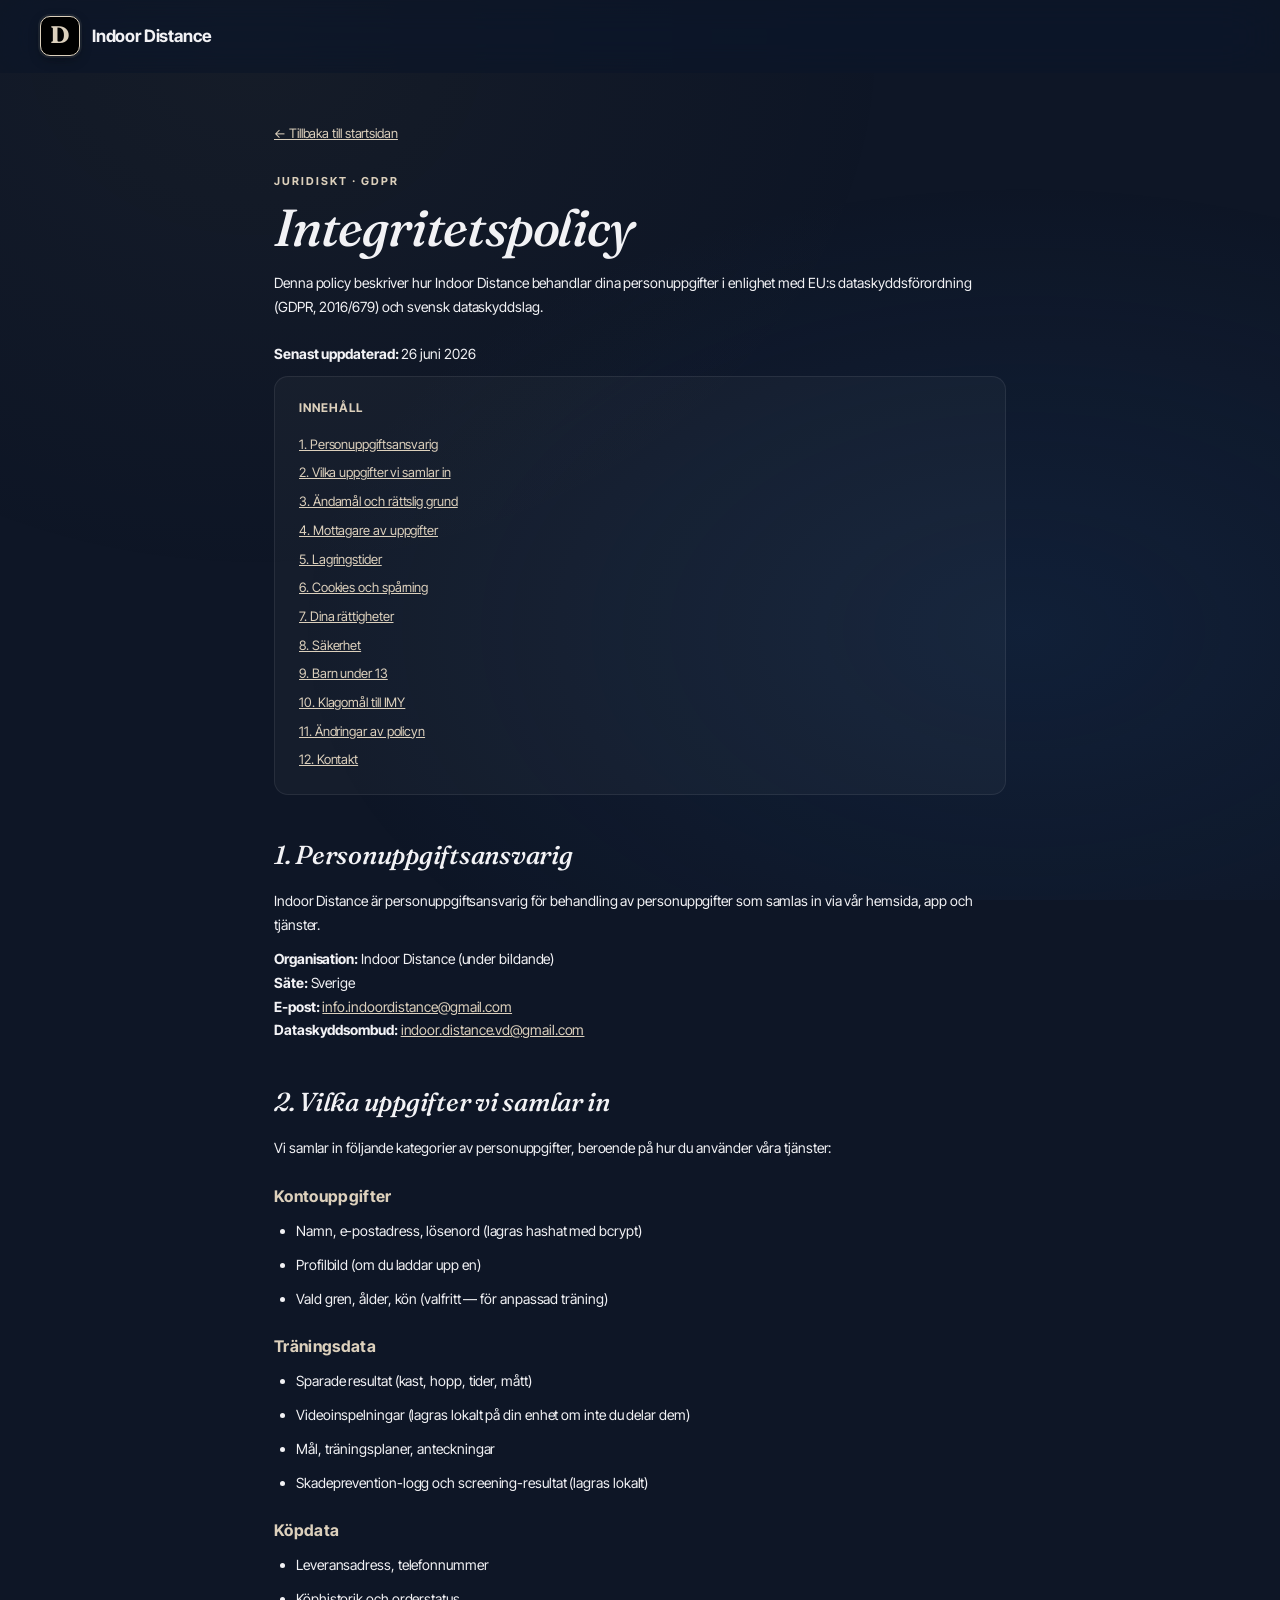
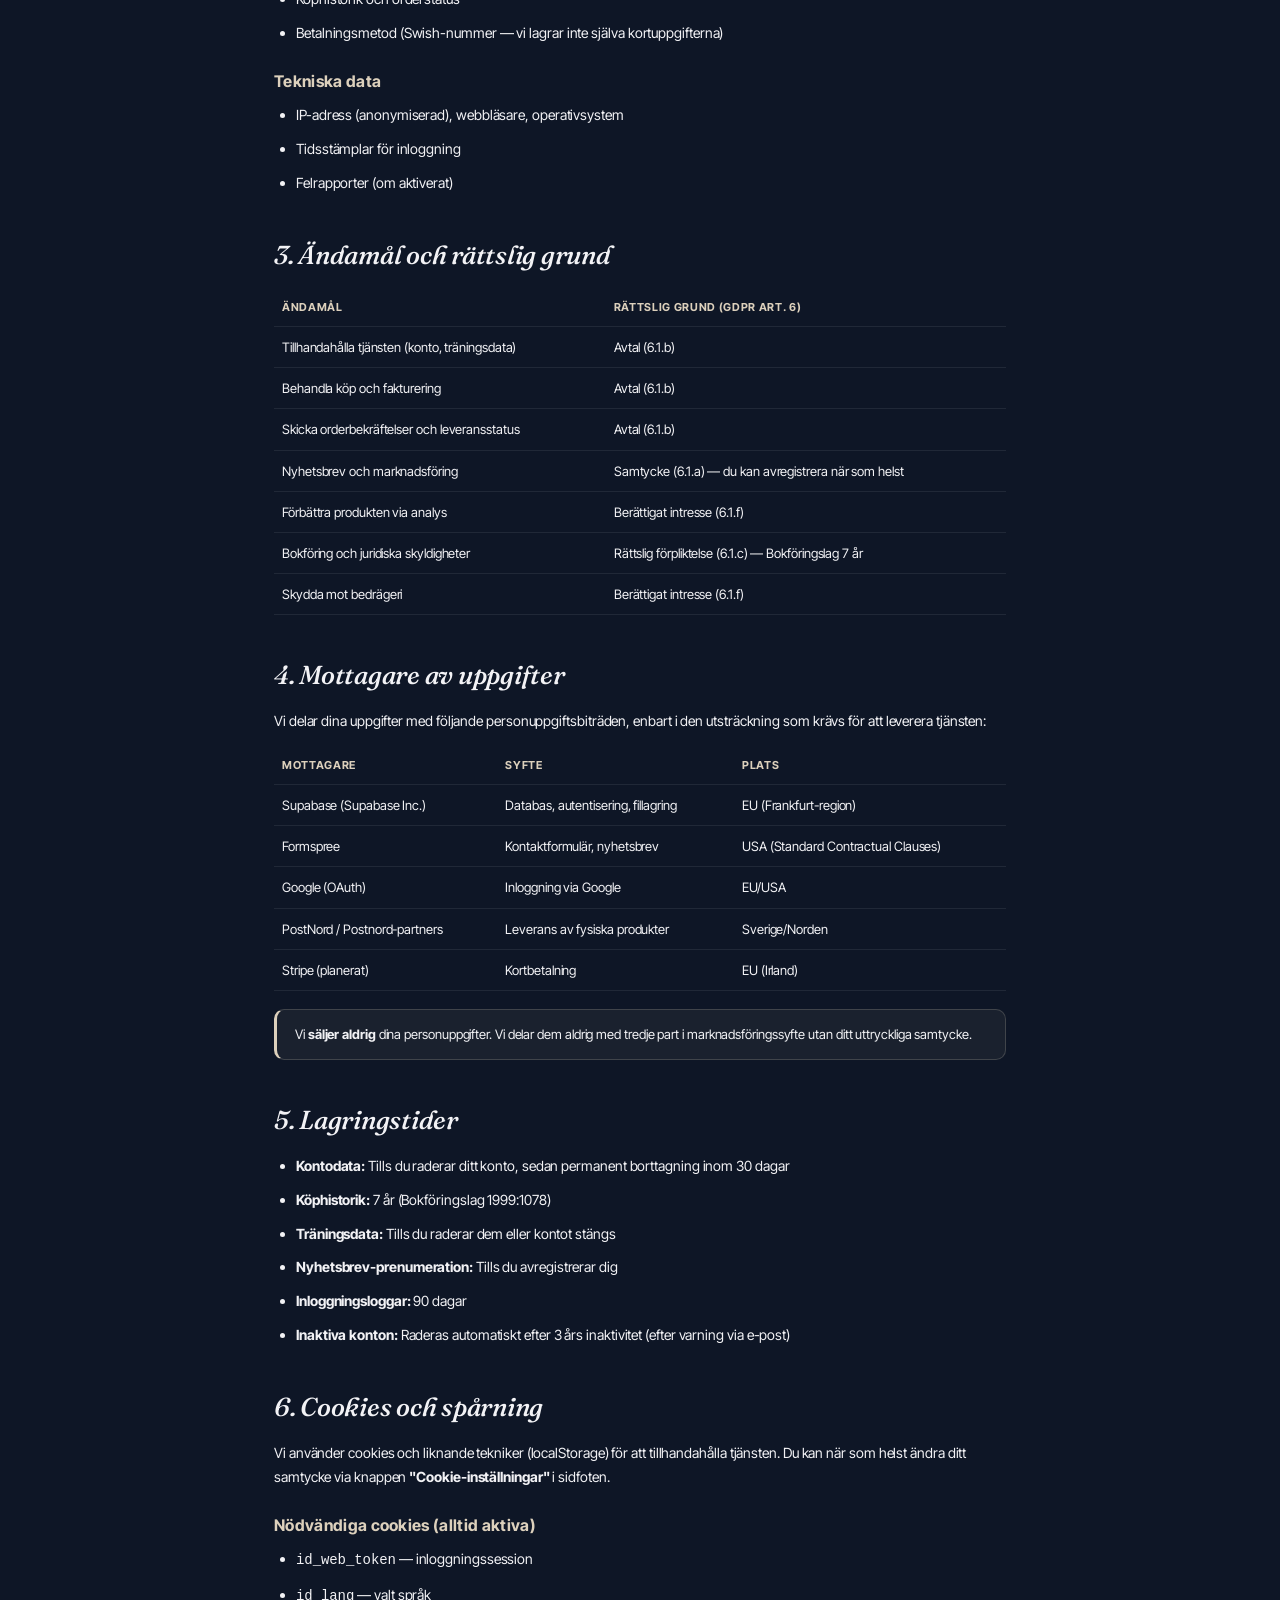
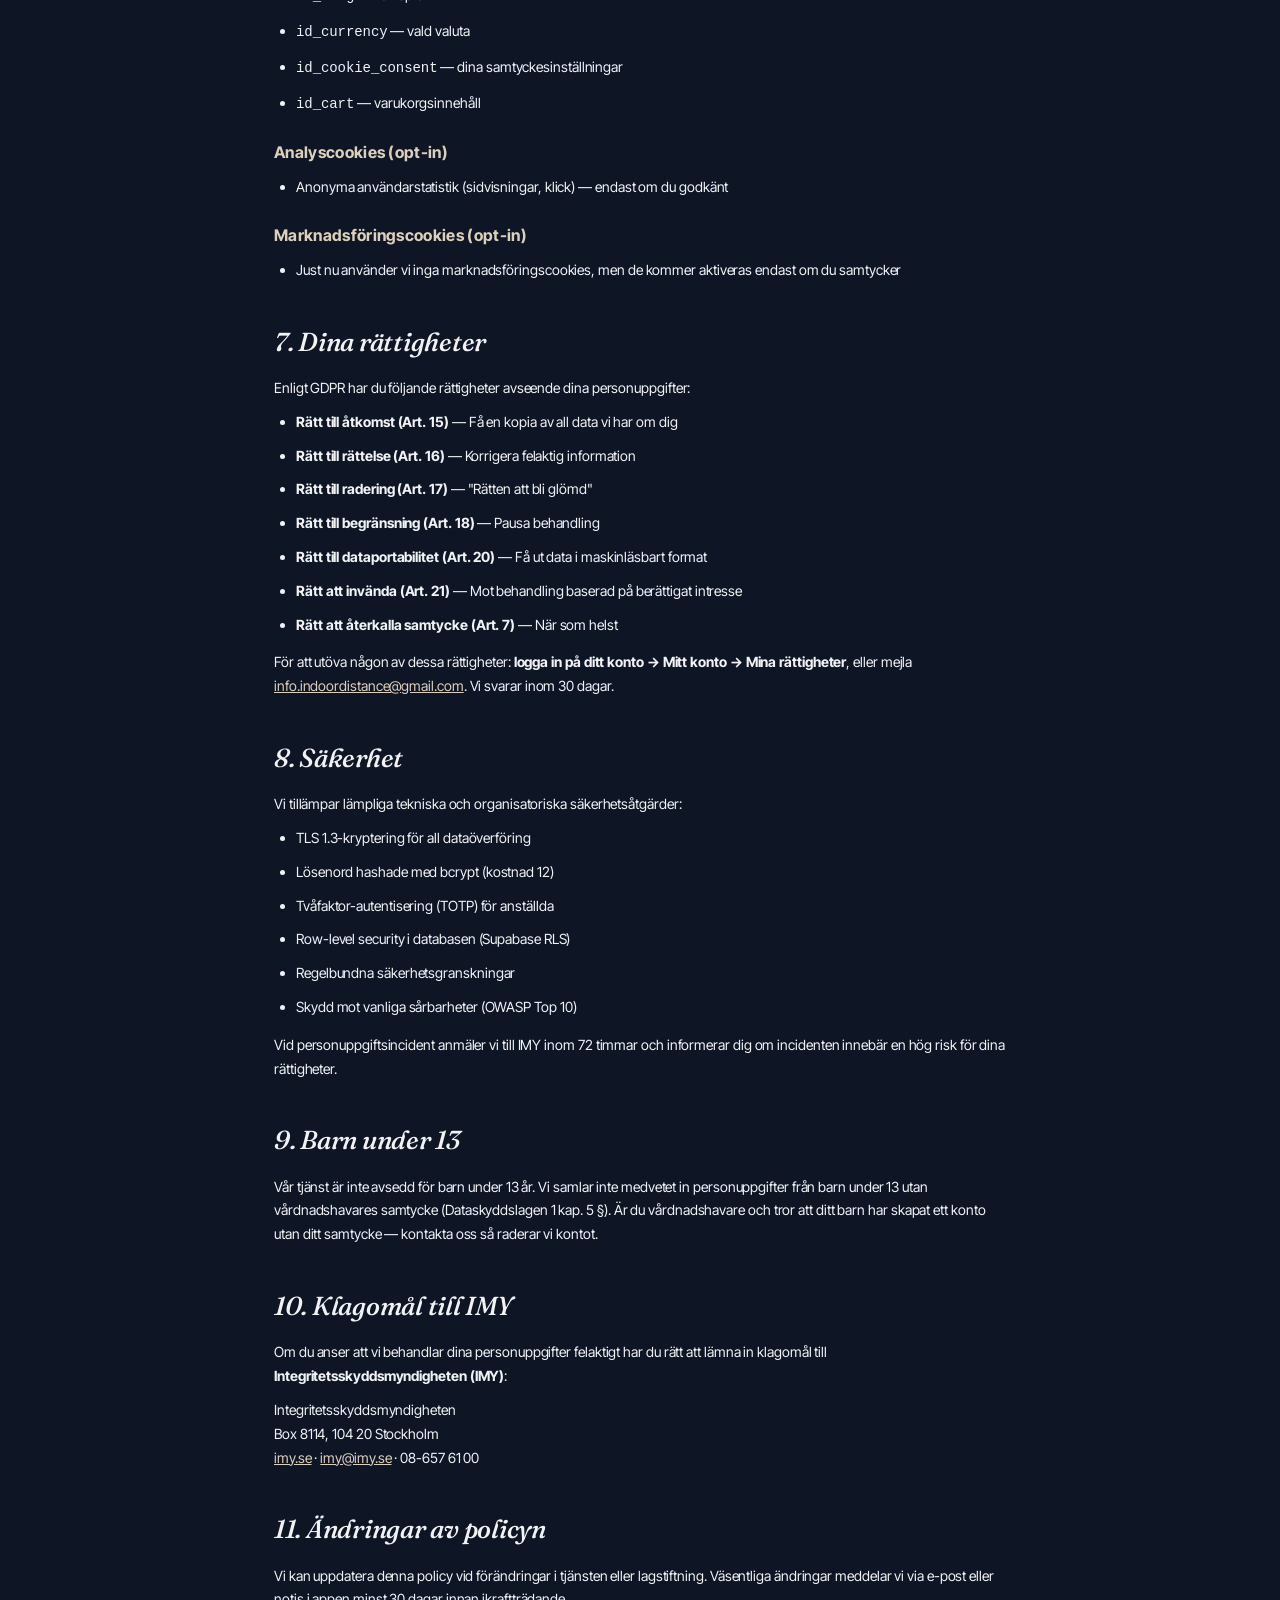
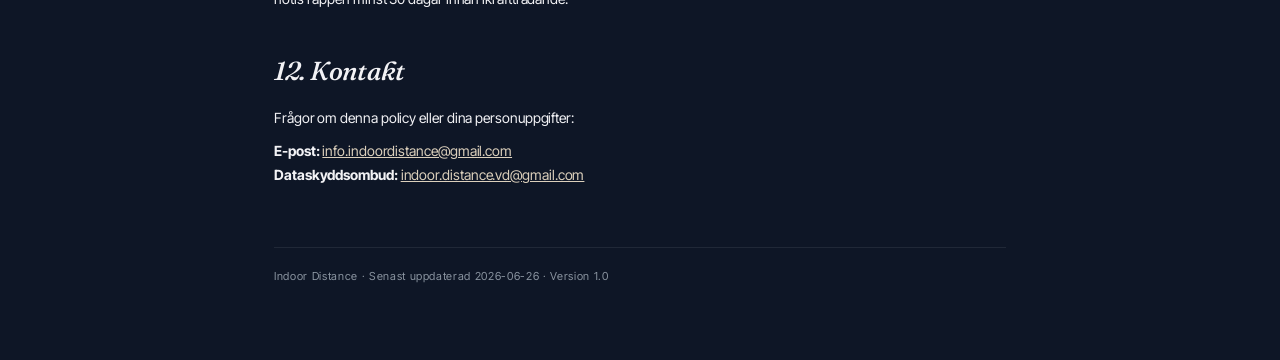
<file: policy.html>
<!DOCTYPE html>
<html lang="sv">
<head>
  <meta charset="UTF-8">
  <meta name="viewport" content="width=device-width,initial-scale=1.0">
  <title>Integritetspolicy — Indoor Distance</title>
  <meta name="description" content="Hur Indoor Distance behandlar personuppgifter enligt GDPR.">
  <meta name="robots" content="index,follow">
  <link rel="icon" href="data:image/svg+xml,%3Csvg xmlns='http://www.w3.org/2000/svg' viewBox='0 0 100 100'%3E%3Ctext y='75' font-size='80' font-family='Georgia'%3ED%3C/text%3E%3C/svg%3E">
  <link rel="stylesheet" href="style.css">
  <style>
    .legal-wrap{max-width:780px;margin:120px auto 80px;padding:0 24px;color:var(--text);position:relative;z-index:2}
    .legal-eye{font-size:11px;color:var(--accent);letter-spacing:0.18em;text-transform:uppercase;font-weight:700;margin-bottom:10px}
    .legal-title{font-family:var(--serif);font-style:italic;font-weight:500;font-size:52px;letter-spacing:-0.02em;line-height:1.05;margin-bottom:16px}
    .legal-sub{color:var(--text-mute);font-size:14px;margin-bottom:40px;line-height:1.6}
    .legal-toc{background:var(--surface);border:1px solid var(--border);border-radius:14px;padding:20px 24px;margin-bottom:40px;font-size:13px;line-height:1.9}
    .legal-toc strong{font-size:12px;letter-spacing:0.08em;color:var(--accent);text-transform:uppercase;display:block;margin-bottom:10px}
    .legal-toc a{display:block;color:var(--text-mute);text-decoration:none;padding:2px 0}
    .legal-toc a:hover{color:var(--accent)}
    .legal-wrap h2{font-family:var(--serif);font-style:italic;font-size:26px;font-weight:500;color:var(--text);margin:40px 0 14px;letter-spacing:-0.01em}
    .legal-wrap h3{font-size:16px;color:var(--accent);margin:24px 0 10px;font-weight:700;letter-spacing:0.02em}
    .legal-wrap p, .legal-wrap li{font-size:14px;color:var(--text);line-height:1.7;margin-bottom:10px}
    .legal-wrap ul, .legal-wrap ol{margin:0 0 14px 22px}
    .legal-wrap a{color:var(--accent);text-decoration:underline}
    .legal-callout{background:rgba(220,208,188,0.06);border:1px solid rgba(220,208,188,0.20);border-left:3px solid var(--accent);border-radius:10px;padding:14px 18px;margin:18px 0;font-size:13px;line-height:1.6}
    .legal-table{width:100%;border-collapse:collapse;margin:14px 0;font-size:13px}
    .legal-table th, .legal-table td{border-bottom:1px solid var(--border);padding:10px 8px;text-align:left;vertical-align:top}
    .legal-table th{color:var(--accent);font-weight:700;font-size:11px;letter-spacing:0.06em;text-transform:uppercase}
    .legal-back{display:inline-flex;align-items:center;gap:8px;color:var(--text-mute);text-decoration:none;font-size:13px;margin-bottom:30px}
    .legal-back:hover{color:var(--accent)}
    .legal-meta{font-size:11px;color:var(--text-mute);letter-spacing:0.06em;margin-top:60px;padding-top:20px;border-top:1px solid var(--border)}
  </style>
</head>
<body>

<nav class="nav">
  <a href="index.html" style="display:flex;align-items:center;gap:10px;text-decoration:none;color:var(--text)">
    <div class="logo"><span class="logo-mark">D</span><span>Indoor Distance</span></div>
  </a>
</nav>

<div class="legal-wrap">
  <a href="index.html" class="legal-back">← Tillbaka till startsidan</a>
  <div class="legal-eye">Juridiskt · GDPR</div>
  <h1 class="legal-title">Integritets&shy;policy</h1>
  <p class="legal-sub">
    Denna policy beskriver hur Indoor Distance behandlar dina personuppgifter i enlighet med EU:s dataskyddsförordning (GDPR, 2016/679) och svensk dataskyddslag.
    <br><br>
    <strong>Senast uppdaterad:</strong> 26 juni 2026
  </p>

  <div class="legal-toc">
    <strong>Innehåll</strong>
    <a href="#ansvarig">1. Personuppgifts­ansvarig</a>
    <a href="#data">2. Vilka uppgifter vi samlar in</a>
    <a href="#syfte">3. Ändamål och rättslig grund</a>
    <a href="#delning">4. Mottagare av uppgifter</a>
    <a href="#lagring">5. Lagringstider</a>
    <a href="#cookies">6. Cookies och spårning</a>
    <a href="#rattigheter">7. Dina rättigheter</a>
    <a href="#sakerhet">8. Säkerhet</a>
    <a href="#barn">9. Barn under 13</a>
    <a href="#klagomal">10. Klagomål till IMY</a>
    <a href="#andringar">11. Ändringar av policyn</a>
    <a href="#kontakt">12. Kontakt</a>
  </div>

  <h2 id="ansvarig">1. Personuppgifts­ansvarig</h2>
  <p>
    Indoor Distance är personuppgiftsansvarig för behandling av personuppgifter som samlas in via vår hemsida, app och tjänster.
  </p>
  <p>
    <strong>Organisation:</strong> Indoor Distance (under bildande)<br>
    <strong>Säte:</strong> Sverige<br>
    <strong>E-post:</strong> <a href="mailto:info.indoordistance@gmail.com">info.indoordistance@gmail.com</a><br>
    <strong>Dataskyddsombud:</strong> <a href="mailto:indoor.distance.vd@gmail.com">indoor.distance.vd@gmail.com</a>
  </p>

  <h2 id="data">2. Vilka uppgifter vi samlar in</h2>
  <p>Vi samlar in följande kategorier av personuppgifter, beroende på hur du använder våra tjänster:</p>

  <h3>Kontouppgifter</h3>
  <ul>
    <li>Namn, e-postadress, lösenord (lagras hashat med bcrypt)</li>
    <li>Profilbild (om du laddar upp en)</li>
    <li>Vald gren, ålder, kön (valfritt — för anpassad träning)</li>
  </ul>

  <h3>Träningsdata</h3>
  <ul>
    <li>Sparade resultat (kast, hopp, tider, mått)</li>
    <li>Videoinspelningar (lagras lokalt på din enhet om inte du delar dem)</li>
    <li>Mål, träningsplaner, anteckningar</li>
    <li>Skadeprevention-logg och screening-resultat (lagras lokalt)</li>
  </ul>

  <h3>Köpdata</h3>
  <ul>
    <li>Leveransadress, telefonnummer</li>
    <li>Köphistorik och orderstatus</li>
    <li>Betalningsmetod (Swish-nummer — vi lagrar inte själva kortuppgifterna)</li>
  </ul>

  <h3>Tekniska data</h3>
  <ul>
    <li>IP-adress (anonymiserad), webbläsare, operativsystem</li>
    <li>Tidsstämplar för inloggning</li>
    <li>Felrapporter (om aktiverat)</li>
  </ul>

  <h2 id="syfte">3. Ändamål och rättslig grund</h2>
  <table class="legal-table">
    <tr><th>Ändamål</th><th>Rättslig grund (GDPR Art. 6)</th></tr>
    <tr><td>Tillhandahålla tjänsten (konto, träningsdata)</td><td>Avtal (6.1.b)</td></tr>
    <tr><td>Behandla köp och fakturering</td><td>Avtal (6.1.b)</td></tr>
    <tr><td>Skicka orderbekräftelser och leveransstatus</td><td>Avtal (6.1.b)</td></tr>
    <tr><td>Nyhetsbrev och marknadsföring</td><td>Samtycke (6.1.a) — du kan avregistrera när som helst</td></tr>
    <tr><td>Förbättra produkten via analys</td><td>Berättigat intresse (6.1.f)</td></tr>
    <tr><td>Bokföring och juridiska skyldigheter</td><td>Rättslig förpliktelse (6.1.c) — Bokföringslag 7 år</td></tr>
    <tr><td>Skydda mot bedrägeri</td><td>Berättigat intresse (6.1.f)</td></tr>
  </table>

  <h2 id="delning">4. Mottagare av uppgifter</h2>
  <p>Vi delar dina uppgifter med följande personuppgiftsbiträden, enbart i den utsträckning som krävs för att leverera tjänsten:</p>
  <table class="legal-table">
    <tr><th>Mottagare</th><th>Syfte</th><th>Plats</th></tr>
    <tr><td>Supabase (Supabase Inc.)</td><td>Databas, autentisering, fillagring</td><td>EU (Frankfurt-region)</td></tr>
    <tr><td>Formspree</td><td>Kontaktformulär, nyhetsbrev</td><td>USA (Standard Contractual Clauses)</td></tr>
    <tr><td>Google (OAuth)</td><td>Inloggning via Google</td><td>EU/USA</td></tr>
    <tr><td>PostNord / Postnord-partners</td><td>Leverans av fysiska produkter</td><td>Sverige/Norden</td></tr>
    <tr><td>Stripe (planerat)</td><td>Kortbetalning</td><td>EU (Irland)</td></tr>
  </table>
  <div class="legal-callout">
    Vi <strong>säljer aldrig</strong> dina personuppgifter. Vi delar dem aldrig med tredje part i marknadsföringssyfte utan ditt uttryckliga samtycke.
  </div>

  <h2 id="lagring">5. Lagringstider</h2>
  <ul>
    <li><strong>Kontodata:</strong> Tills du raderar ditt konto, sedan permanent borttagning inom 30 dagar</li>
    <li><strong>Köphistorik:</strong> 7 år (Bokföringslag 1999:1078)</li>
    <li><strong>Träningsdata:</strong> Tills du raderar dem eller kontot stängs</li>
    <li><strong>Nyhetsbrev-prenumeration:</strong> Tills du avregistrerar dig</li>
    <li><strong>Inloggningsloggar:</strong> 90 dagar</li>
    <li><strong>Inaktiva konton:</strong> Raderas automatiskt efter 3 års inaktivitet (efter varning via e-post)</li>
  </ul>

  <h2 id="cookies">6. Cookies och spårning</h2>
  <p>Vi använder cookies och liknande tekniker (localStorage) för att tillhandahålla tjänsten. Du kan när som helst ändra ditt samtycke via knappen <strong>"Cookie-inställningar"</strong> i sidfoten.</p>

  <h3>Nödvändiga cookies (alltid aktiva)</h3>
  <ul>
    <li><code>id_web_token</code> — inloggningssession</li>
    <li><code>id_lang</code> — valt språk</li>
    <li><code>id_currency</code> — vald valuta</li>
    <li><code>id_cookie_consent</code> — dina samtyckesinställningar</li>
    <li><code>id_cart</code> — varukorgsinnehåll</li>
  </ul>

  <h3>Analyscookies (opt-in)</h3>
  <ul>
    <li>Anonyma användarstatistik (sidvisningar, klick) — endast om du godkänt</li>
  </ul>

  <h3>Marknadsföringscookies (opt-in)</h3>
  <ul>
    <li>Just nu använder vi inga marknadsföringscookies, men de kommer aktiveras endast om du samtycker</li>
  </ul>

  <h2 id="rattigheter">7. Dina rättigheter</h2>
  <p>Enligt GDPR har du följande rättigheter avseende dina personuppgifter:</p>
  <ul>
    <li><strong>Rätt till åtkomst (Art. 15)</strong> — Få en kopia av all data vi har om dig</li>
    <li><strong>Rätt till rättelse (Art. 16)</strong> — Korrigera felaktig information</li>
    <li><strong>Rätt till radering (Art. 17)</strong> — "Rätten att bli glömd"</li>
    <li><strong>Rätt till begränsning (Art. 18)</strong> — Pausa behandling</li>
    <li><strong>Rätt till dataportabilitet (Art. 20)</strong> — Få ut data i maskinläsbart format</li>
    <li><strong>Rätt att invända (Art. 21)</strong> — Mot behandling baserad på berättigat intresse</li>
    <li><strong>Rätt att återkalla samtycke (Art. 7)</strong> — När som helst</li>
  </ul>
  <p>För att utöva någon av dessa rättigheter: <strong>logga in på ditt konto → Mitt konto → Mina rättigheter</strong>, eller mejla <a href="mailto:info.indoordistance@gmail.com">info.indoordistance@gmail.com</a>. Vi svarar inom 30 dagar.</p>

  <h2 id="sakerhet">8. Säkerhet</h2>
  <p>Vi tillämpar lämpliga tekniska och organisatoriska säkerhetsåtgärder:</p>
  <ul>
    <li>TLS 1.3-kryptering för all dataöverföring</li>
    <li>Lösenord hashade med bcrypt (kostnad 12)</li>
    <li>Tvåfaktor-autentisering (TOTP) för anställda</li>
    <li>Row-level security i databasen (Supabase RLS)</li>
    <li>Regelbundna säkerhetsgranskningar</li>
    <li>Skydd mot vanliga sårbarheter (OWASP Top 10)</li>
  </ul>
  <p>Vid personuppgiftsincident anmäler vi till IMY inom 72 timmar och informerar dig om incidenten innebär en hög risk för dina rättigheter.</p>

  <h2 id="barn">9. Barn under 13</h2>
  <p>Vår tjänst är inte avsedd för barn under 13 år. Vi samlar inte medvetet in personuppgifter från barn under 13 utan vårdnadshavares samtycke (Dataskyddslagen 1 kap. 5 §). Är du vårdnadshavare och tror att ditt barn har skapat ett konto utan ditt samtycke — kontakta oss så raderar vi kontot.</p>

  <h2 id="klagomal">10. Klagomål till IMY</h2>
  <p>Om du anser att vi behandlar dina personuppgifter felaktigt har du rätt att lämna in klagomål till <strong>Integritetsskyddsmyndigheten (IMY)</strong>:</p>
  <p>
    Integritetsskyddsmyndigheten<br>
    Box 8114, 104 20 Stockholm<br>
    <a href="https://www.imy.se" target="_blank" rel="noopener">imy.se</a> · <a href="mailto:imy@imy.se">imy@imy.se</a> · 08-657 61 00
  </p>

  <h2 id="andringar">11. Ändringar av policyn</h2>
  <p>Vi kan uppdatera denna policy vid förändringar i tjänsten eller lagstiftning. Väsentliga ändringar meddelar vi via e-post eller notis i appen minst 30 dagar innan ikraftträdande.</p>

  <h2 id="kontakt">12. Kontakt</h2>
  <p>Frågor om denna policy eller dina personuppgifter:</p>
  <p>
    <strong>E-post:</strong> <a href="mailto:info.indoordistance@gmail.com">info.indoordistance@gmail.com</a><br>
    <strong>Dataskyddsombud:</strong> <a href="mailto:indoor.distance.vd@gmail.com">indoor.distance.vd@gmail.com</a>
  </p>

  <div class="legal-meta">
    Indoor Distance · Senast uppdaterad 2026-06-26 · Version 1.0
  </div>
</div>

</body>
</html>
</file>
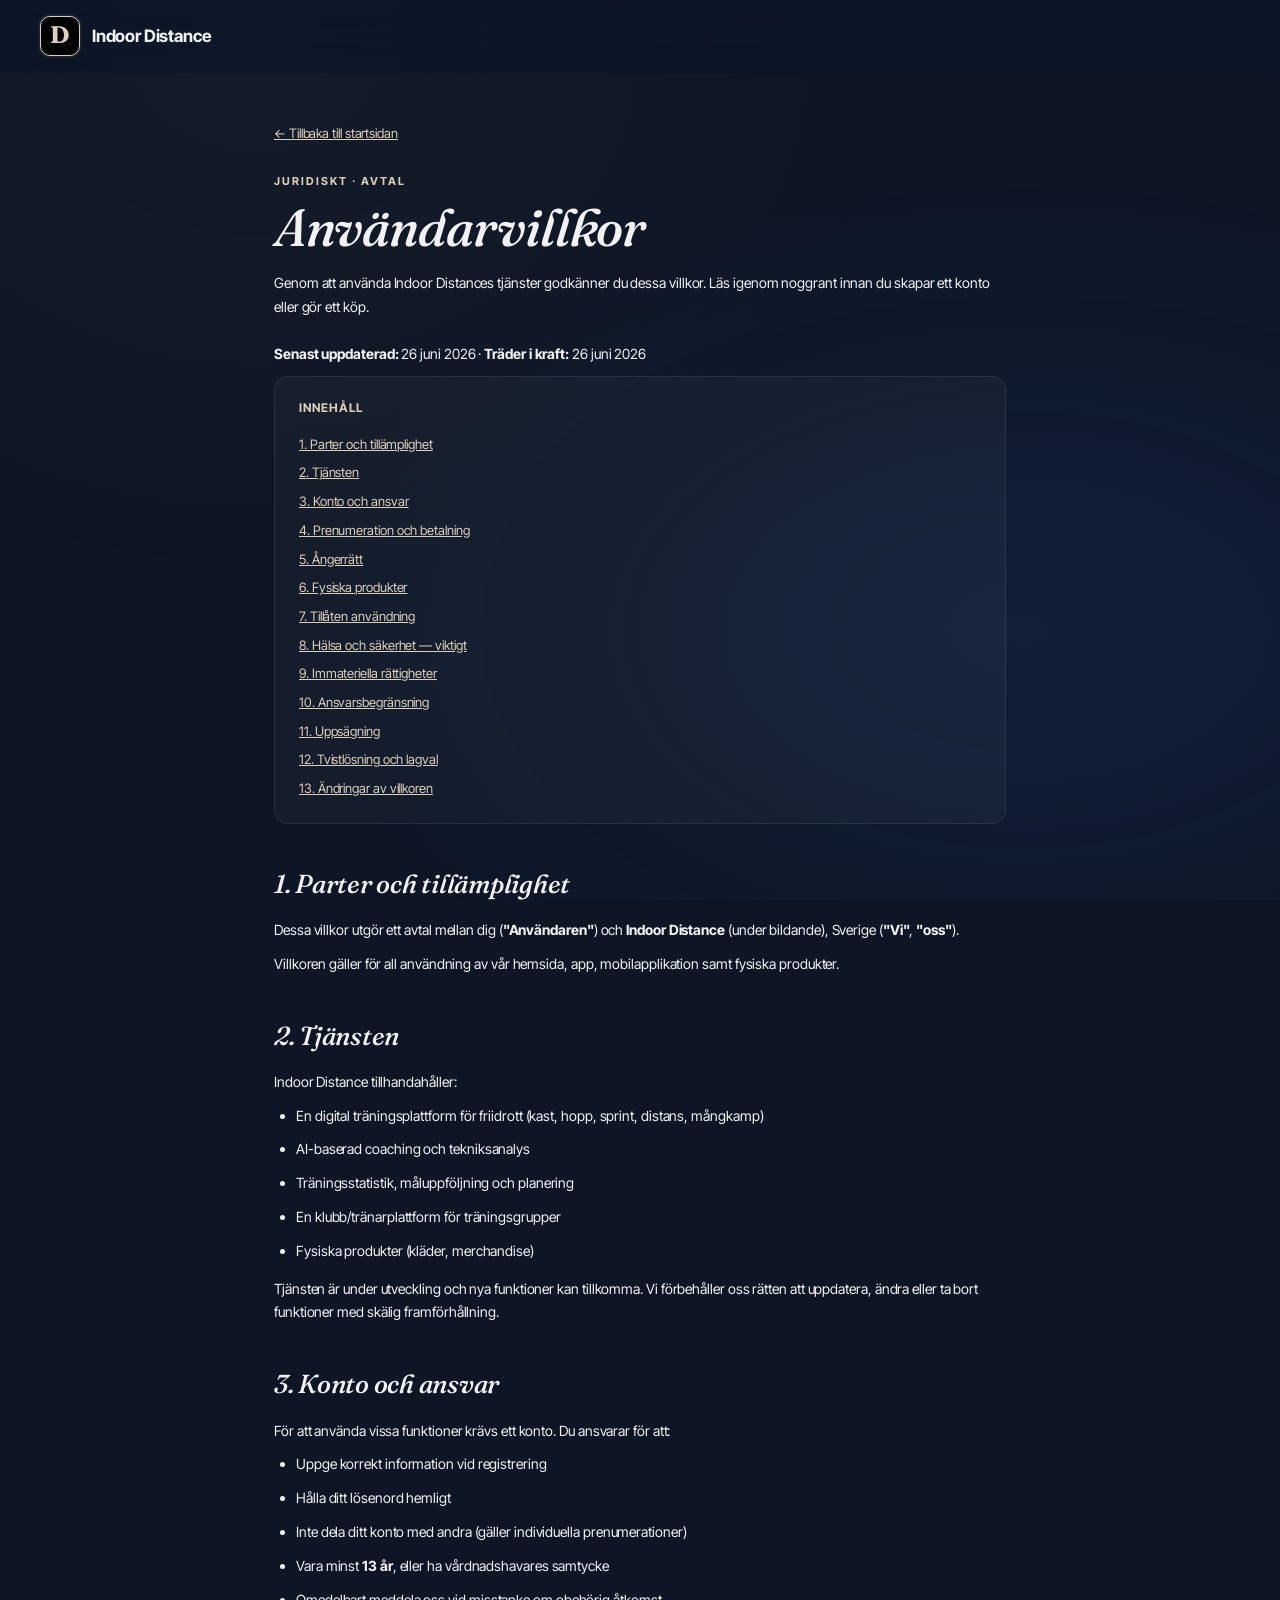
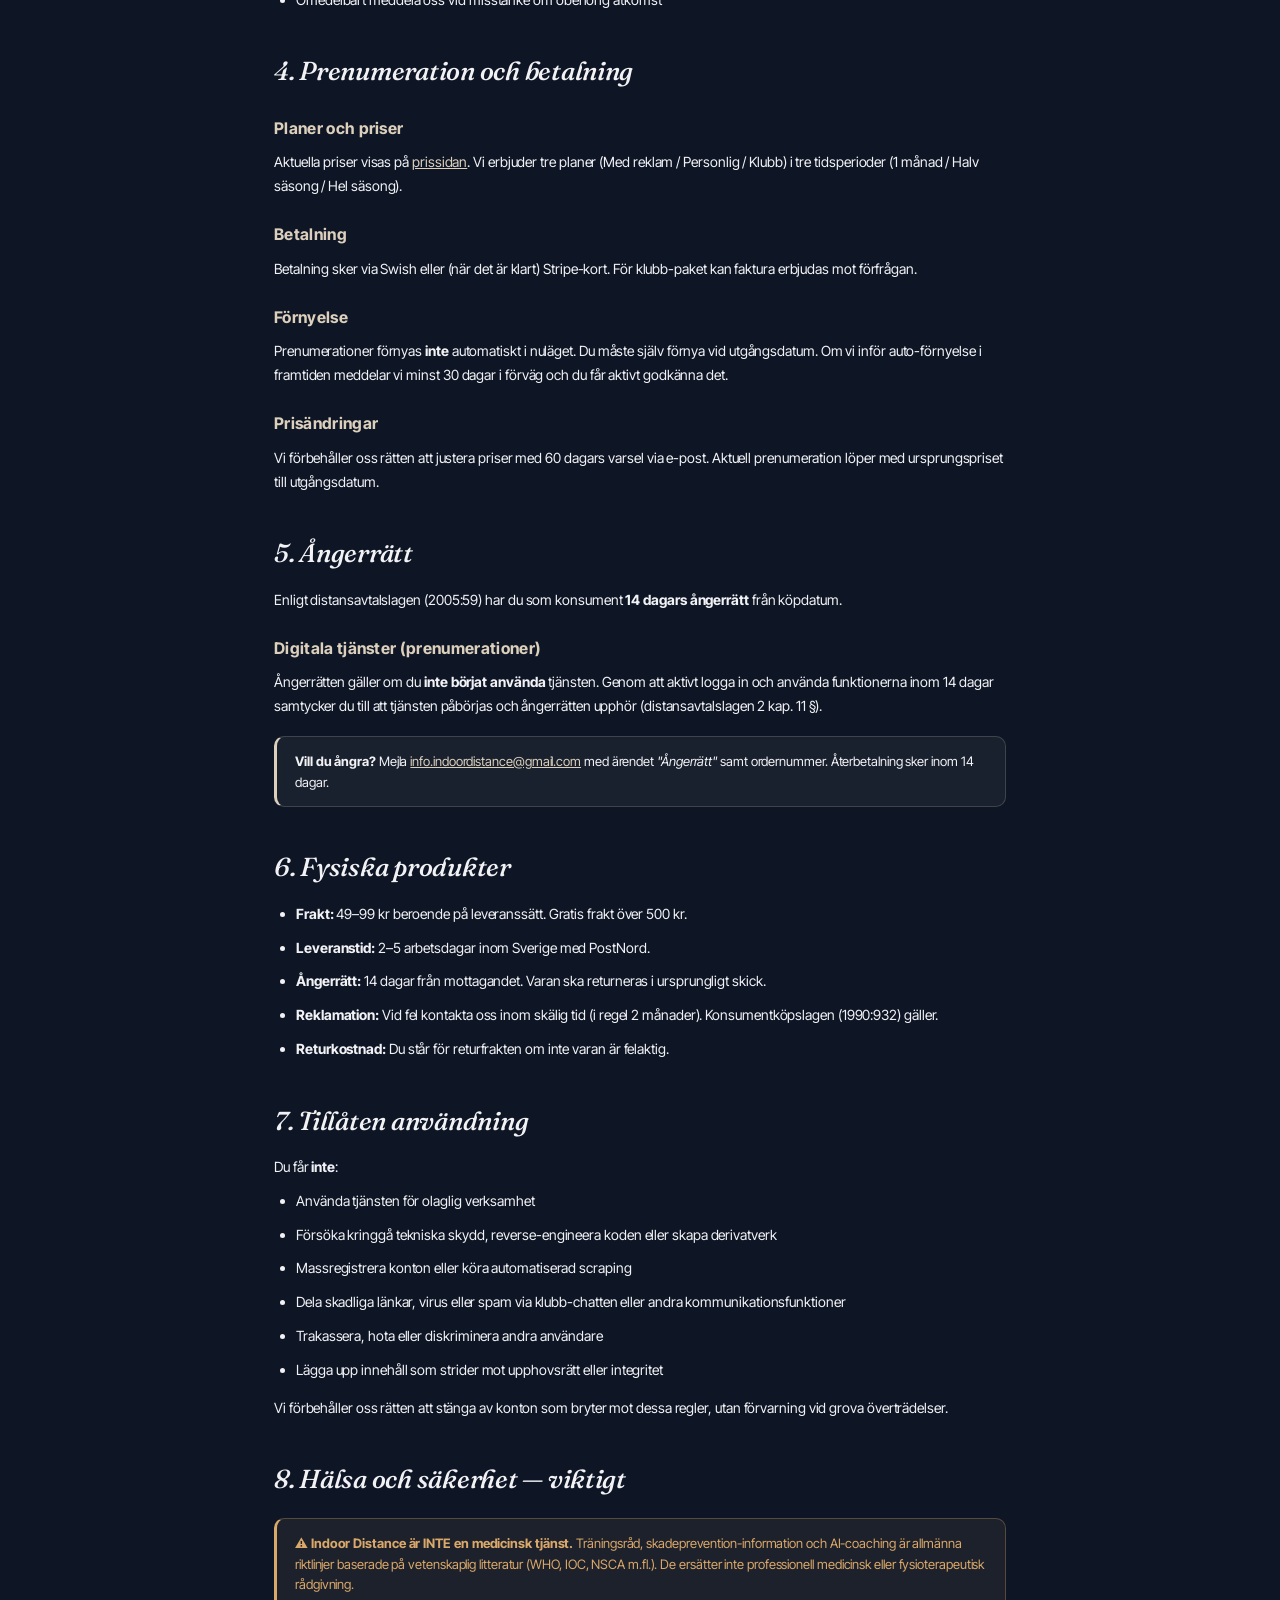
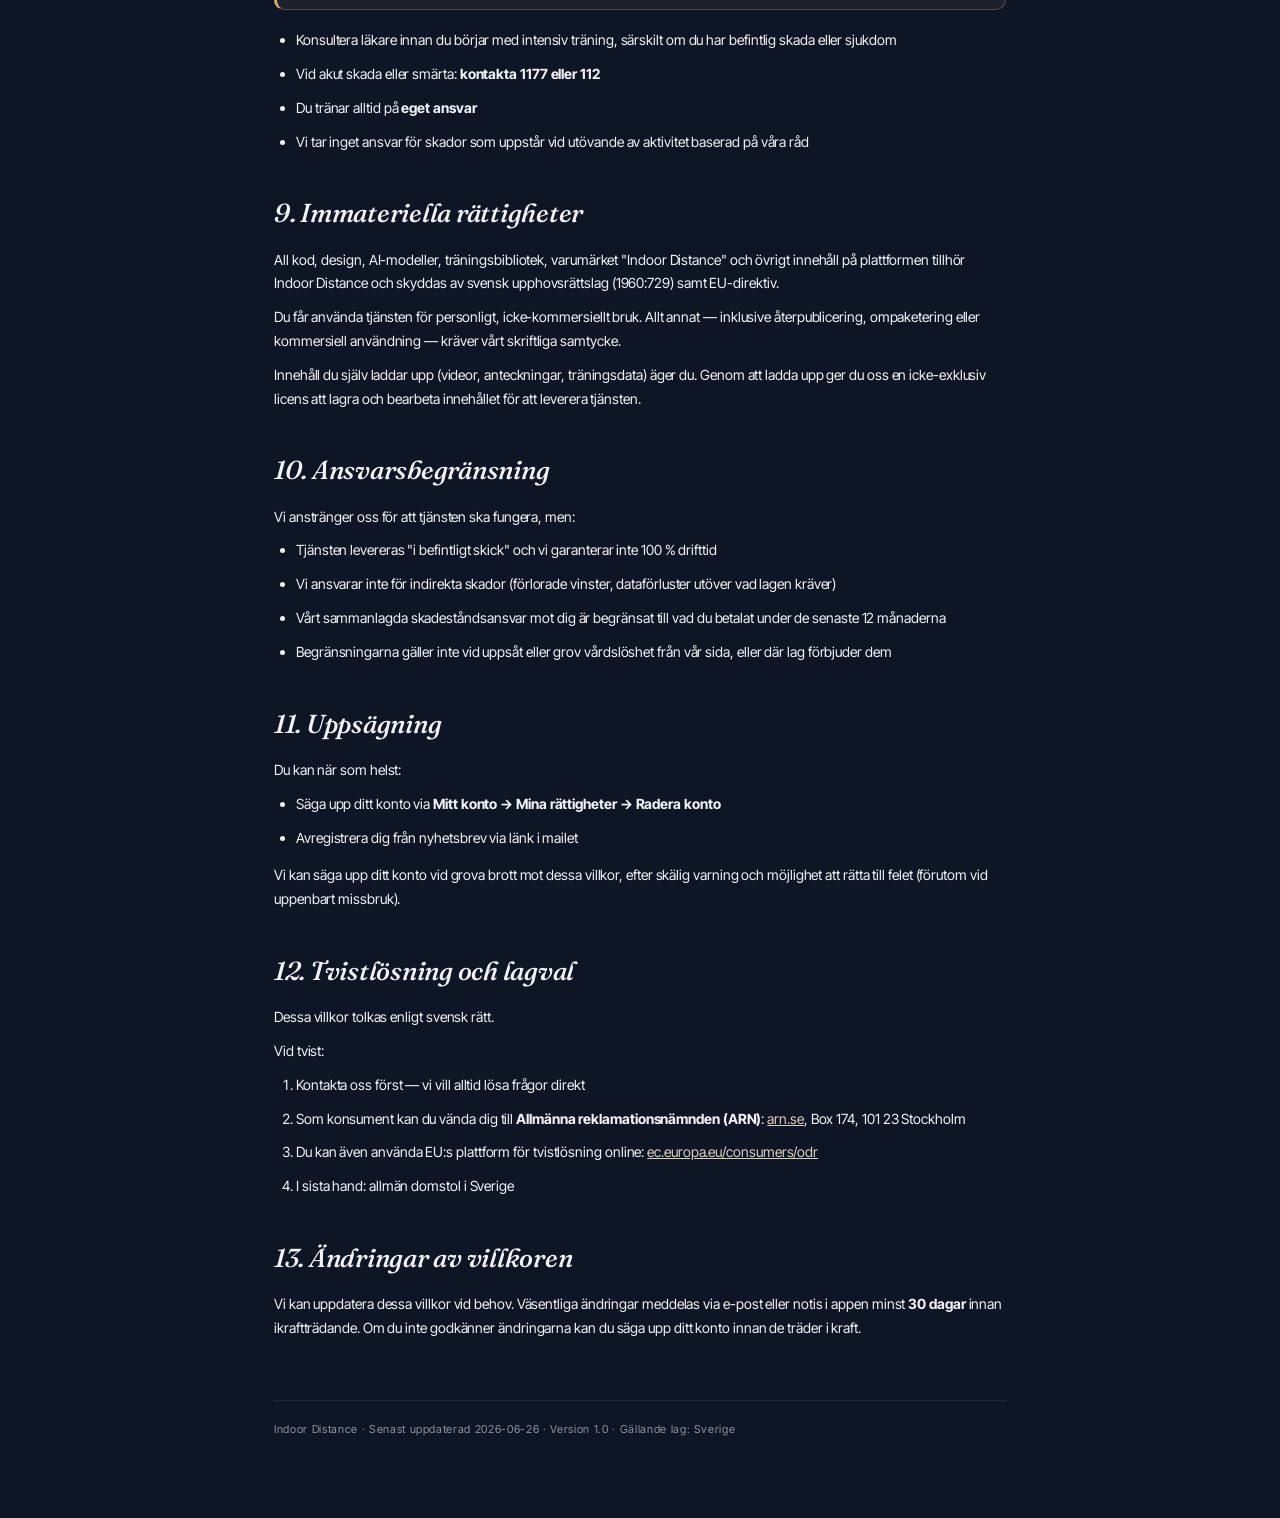
<file: villkor.html>
<!DOCTYPE html>
<html lang="sv">
<head>
  <meta charset="UTF-8">
  <meta name="viewport" content="width=device-width,initial-scale=1.0">
  <title>Användarvillkor — Indoor Distance</title>
  <meta name="description" content="Villkor för användning av Indoor Distances tjänster.">
  <meta name="robots" content="index,follow">
  <link rel="icon" href="data:image/svg+xml,%3Csvg xmlns='http://www.w3.org/2000/svg' viewBox='0 0 100 100'%3E%3Ctext y='75' font-size='80' font-family='Georgia'%3ED%3C/text%3E%3C/svg%3E">
  <link rel="stylesheet" href="style.css">
  <style>
    .legal-wrap{max-width:780px;margin:120px auto 80px;padding:0 24px;color:var(--text);position:relative;z-index:2}
    .legal-eye{font-size:11px;color:var(--accent);letter-spacing:0.18em;text-transform:uppercase;font-weight:700;margin-bottom:10px}
    .legal-title{font-family:var(--serif);font-style:italic;font-weight:500;font-size:52px;letter-spacing:-0.02em;line-height:1.05;margin-bottom:16px}
    .legal-sub{color:var(--text-mute);font-size:14px;margin-bottom:40px;line-height:1.6}
    .legal-toc{background:var(--surface);border:1px solid var(--border);border-radius:14px;padding:20px 24px;margin-bottom:40px;font-size:13px;line-height:1.9}
    .legal-toc strong{font-size:12px;letter-spacing:0.08em;color:var(--accent);text-transform:uppercase;display:block;margin-bottom:10px}
    .legal-toc a{display:block;color:var(--text-mute);text-decoration:none;padding:2px 0}
    .legal-toc a:hover{color:var(--accent)}
    .legal-wrap h2{font-family:var(--serif);font-style:italic;font-size:26px;font-weight:500;color:var(--text);margin:40px 0 14px;letter-spacing:-0.01em}
    .legal-wrap h3{font-size:16px;color:var(--accent);margin:24px 0 10px;font-weight:700;letter-spacing:0.02em}
    .legal-wrap p, .legal-wrap li{font-size:14px;color:var(--text);line-height:1.7;margin-bottom:10px}
    .legal-wrap ul, .legal-wrap ol{margin:0 0 14px 22px}
    .legal-wrap a{color:var(--accent);text-decoration:underline}
    .legal-callout{background:rgba(220,208,188,0.06);border:1px solid rgba(220,208,188,0.20);border-left:3px solid var(--accent);border-radius:10px;padding:14px 18px;margin:18px 0;font-size:13px;line-height:1.6}
    .legal-warning{background:rgba(217,168,106,0.08);border:1px solid rgba(217,168,106,0.30);border-left:3px solid #D9A86A;border-radius:10px;padding:14px 18px;margin:18px 0;font-size:13px;line-height:1.6;color:#D9A86A}
    .legal-back{display:inline-flex;align-items:center;gap:8px;color:var(--text-mute);text-decoration:none;font-size:13px;margin-bottom:30px}
    .legal-back:hover{color:var(--accent)}
    .legal-meta{font-size:11px;color:var(--text-mute);letter-spacing:0.06em;margin-top:60px;padding-top:20px;border-top:1px solid var(--border)}
  </style>
</head>
<body>

<nav class="nav">
  <a href="index.html" style="display:flex;align-items:center;gap:10px;text-decoration:none;color:var(--text)">
    <div class="logo"><span class="logo-mark">D</span><span>Indoor Distance</span></div>
  </a>
</nav>

<div class="legal-wrap">
  <a href="index.html" class="legal-back">← Tillbaka till startsidan</a>
  <div class="legal-eye">Juridiskt · Avtal</div>
  <h1 class="legal-title">Användar&shy;villkor</h1>
  <p class="legal-sub">
    Genom att använda Indoor Distances tjänster godkänner du dessa villkor. Läs igenom noggrant innan du skapar ett konto eller gör ett köp.
    <br><br>
    <strong>Senast uppdaterad:</strong> 26 juni 2026 · <strong>Träder i kraft:</strong> 26 juni 2026
  </p>

  <div class="legal-toc">
    <strong>Innehåll</strong>
    <a href="#parter">1. Parter och tillämplighet</a>
    <a href="#tjansten">2. Tjänsten</a>
    <a href="#konto">3. Konto och ansvar</a>
    <a href="#prenumeration">4. Prenumeration och betalning</a>
    <a href="#angerratt">5. Ångerrätt</a>
    <a href="#fysiska">6. Fysiska produkter</a>
    <a href="#anvandning">7. Tillåten användning</a>
    <a href="#halsa">8. Hälsa och säkerhet — viktigt</a>
    <a href="#immateriella">9. Immateriella rättigheter</a>
    <a href="#ansvar">10. Ansvarsbegränsning</a>
    <a href="#uppsagning">11. Uppsägning</a>
    <a href="#tvist">12. Tvistlösning och lagval</a>
    <a href="#andring">13. Ändringar av villkoren</a>
  </div>

  <h2 id="parter">1. Parter och tillämplighet</h2>
  <p>Dessa villkor utgör ett avtal mellan dig (<strong>"Användaren"</strong>) och <strong>Indoor Distance</strong> (under bildande), Sverige (<strong>"Vi"</strong>, <strong>"oss"</strong>).</p>
  <p>Villkoren gäller för all användning av vår hemsida, app, mobilapplikation samt fysiska produkter.</p>

  <h2 id="tjansten">2. Tjänsten</h2>
  <p>Indoor Distance tillhandahåller:</p>
  <ul>
    <li>En digital tränings­plattform för friidrott (kast, hopp, sprint, distans, mångkamp)</li>
    <li>AI-baserad coaching och tekniksanalys</li>
    <li>Träningsstatistik, mål­uppföljning och planering</li>
    <li>En klubb/tränar­plattform för tränings­grupper</li>
    <li>Fysiska produkter (kläder, merchandise)</li>
  </ul>
  <p>Tjänsten är under utveckling och nya funktioner kan tillkomma. Vi förbehåller oss rätten att uppdatera, ändra eller ta bort funktioner med skälig framförhållning.</p>

  <h2 id="konto">3. Konto och ansvar</h2>
  <p>För att använda vissa funktioner krävs ett konto. Du ansvarar för att:</p>
  <ul>
    <li>Uppge korrekt information vid registrering</li>
    <li>Hålla ditt lösenord hemligt</li>
    <li>Inte dela ditt konto med andra (gäller individuella prenumerationer)</li>
    <li>Vara minst <strong>13 år</strong>, eller ha vårdnadshavares samtycke</li>
    <li>Omedelbart meddela oss vid misstanke om obehörig åtkomst</li>
  </ul>

  <h2 id="prenumeration">4. Prenumeration och betalning</h2>

  <h3>Planer och priser</h3>
  <p>Aktuella priser visas på <a href="index.html#priser">prissidan</a>. Vi erbjuder tre planer (Med reklam / Personlig / Klubb) i tre tidsperioder (1 månad / Halv säsong / Hel säsong).</p>

  <h3>Betalning</h3>
  <p>Betalning sker via Swish eller (när det är klart) Stripe-kort. För klubb-paket kan faktura erbjudas mot förfrågan.</p>

  <h3>Förnyelse</h3>
  <p>Prenumerationer förnyas <strong>inte</strong> automatiskt i nuläget. Du måste själv förnya vid utgångsdatum. Om vi inför auto-förnyelse i framtiden meddelar vi minst 30 dagar i förväg och du får aktivt godkänna det.</p>

  <h3>Prisändringar</h3>
  <p>Vi förbehåller oss rätten att justera priser med 60 dagars varsel via e-post. Aktuell prenumeration löper med ursprungspriset till utgångsdatum.</p>

  <h2 id="angerratt">5. Ångerrätt</h2>
  <p>Enligt distansavtalslagen (2005:59) har du som konsument <strong>14 dagars ångerrätt</strong> från köpdatum.</p>

  <h3>Digitala tjänster (prenumerationer)</h3>
  <p>Ångerrätten gäller om du <strong>inte börjat använda</strong> tjänsten. Genom att aktivt logga in och använda funktionerna inom 14 dagar samtycker du till att tjänsten påbörjas och ångerrätten upphör (distansavtalslagen 2 kap. 11 §).</p>

  <div class="legal-callout">
    <strong>Vill du ångra?</strong> Mejla <a href="mailto:info.indoordistance@gmail.com">info.indoordistance@gmail.com</a> med ärendet <em>"Ångerrätt"</em> samt ordernummer. Återbetalning sker inom 14 dagar.
  </div>

  <h2 id="fysiska">6. Fysiska produkter</h2>
  <ul>
    <li><strong>Frakt:</strong> 49–99 kr beroende på leveranssätt. Gratis frakt över 500 kr.</li>
    <li><strong>Leveranstid:</strong> 2–5 arbetsdagar inom Sverige med PostNord.</li>
    <li><strong>Ångerrätt:</strong> 14 dagar från mottagandet. Varan ska returneras i ursprungligt skick.</li>
    <li><strong>Reklamation:</strong> Vid fel kontakta oss inom skälig tid (i regel 2 månader). Konsumentköpslagen (1990:932) gäller.</li>
    <li><strong>Returkostnad:</strong> Du står för returfrakten om inte varan är felaktig.</li>
  </ul>

  <h2 id="anvandning">7. Tillåten användning</h2>
  <p>Du får <strong>inte</strong>:</p>
  <ul>
    <li>Använda tjänsten för olaglig verksamhet</li>
    <li>Försöka kringgå tekniska skydd, reverse-engineera koden eller skapa derivat­verk</li>
    <li>Massregistrera konton eller köra automatiserad scraping</li>
    <li>Dela skadliga länkar, virus eller spam via klubb-chatten eller andra kommunikations­funktioner</li>
    <li>Trakassera, hota eller diskriminera andra användare</li>
    <li>Lägga upp innehåll som strider mot upphovsrätt eller integritet</li>
  </ul>
  <p>Vi förbehåller oss rätten att stänga av konton som bryter mot dessa regler, utan förvarning vid grova överträdelser.</p>

  <h2 id="halsa">8. Hälsa och säkerhet — viktigt</h2>
  <div class="legal-warning">
    <strong>⚠ Indoor Distance är INTE en medicinsk tjänst.</strong> Träningsråd, skadeprevention-information och AI-coaching är allmänna riktlinjer baserade på vetenskaplig litteratur (WHO, IOC, NSCA m.fl.). De ersätter inte professionell medicinsk eller fysio­terapeutisk rådgivning.
  </div>
  <ul>
    <li>Konsultera läkare innan du börjar med intensiv träning, särskilt om du har befintlig skada eller sjukdom</li>
    <li>Vid akut skada eller smärta: <strong>kontakta 1177 eller 112</strong></li>
    <li>Du tränar alltid på <strong>eget ansvar</strong></li>
    <li>Vi tar inget ansvar för skador som uppstår vid utövande av aktivitet baserad på våra råd</li>
  </ul>

  <h2 id="immateriella">9. Immateriella rättigheter</h2>
  <p>All kod, design, AI-modeller, träningsbibliotek, varumärket "Indoor Distance" och övrigt innehåll på plattformen tillhör Indoor Distance och skyddas av svensk upphovsrättslag (1960:729) samt EU-direktiv.</p>
  <p>Du får använda tjänsten för personligt, icke-kommersiellt bruk. Allt annat — inklusive återpublicering, ompaketering eller kommersiell användning — kräver vårt skriftliga samtycke.</p>
  <p>Innehåll du själv laddar upp (videor, anteckningar, träningsdata) äger du. Genom att ladda upp ger du oss en icke-exklusiv licens att lagra och bearbeta innehållet för att leverera tjänsten.</p>

  <h2 id="ansvar">10. Ansvarsbegränsning</h2>
  <p>Vi anstränger oss för att tjänsten ska fungera, men:</p>
  <ul>
    <li>Tjänsten levereras "i befintligt skick" och vi garanterar inte 100 % drifttid</li>
    <li>Vi ansvarar inte för indirekta skador (förlorade vinster, dataförluster utöver vad lagen kräver)</li>
    <li>Vårt sammanlagda skadeståndsansvar mot dig är begränsat till vad du betalat under de senaste 12 månaderna</li>
    <li>Begränsningarna gäller inte vid uppsåt eller grov vårdslöshet från vår sida, eller där lag förbjuder dem</li>
  </ul>

  <h2 id="uppsagning">11. Uppsägning</h2>
  <p>Du kan när som helst:</p>
  <ul>
    <li>Säga upp ditt konto via <strong>Mitt konto → Mina rättigheter → Radera konto</strong></li>
    <li>Avregistrera dig från nyhetsbrev via länk i mailet</li>
  </ul>
  <p>Vi kan säga upp ditt konto vid grova brott mot dessa villkor, efter skälig varning och möjlighet att rätta till felet (förutom vid uppenbart missbruk).</p>

  <h2 id="tvist">12. Tvistlösning och lagval</h2>
  <p>Dessa villkor tolkas enligt svensk rätt.</p>
  <p>Vid tvist:</p>
  <ol>
    <li>Kontakta oss först — vi vill alltid lösa frågor direkt</li>
    <li>Som konsument kan du vända dig till <strong>Allmänna reklamationsnämnden (ARN)</strong>: <a href="https://www.arn.se" target="_blank" rel="noopener">arn.se</a>, Box 174, 101 23 Stockholm</li>
    <li>Du kan även använda EU:s plattform för tvistlösning online: <a href="https://ec.europa.eu/consumers/odr" target="_blank" rel="noopener">ec.europa.eu/consumers/odr</a></li>
    <li>I sista hand: allmän domstol i Sverige</li>
  </ol>

  <h2 id="andring">13. Ändringar av villkoren</h2>
  <p>Vi kan uppdatera dessa villkor vid behov. Väsentliga ändringar meddelas via e-post eller notis i appen minst <strong>30 dagar</strong> innan ikraftträdande. Om du inte godkänner ändringarna kan du säga upp ditt konto innan de träder i kraft.</p>

  <div class="legal-meta">
    Indoor Distance · Senast uppdaterad 2026-06-26 · Version 1.0 · Gällande lag: Sverige
  </div>
</div>

</body>
</html>
</file>
<file: style.css>
/* ═══════════════════════════════════════════════════════════
   Indoor Distance — Hemsida 2.0
   Matt redaktionell palett, scroll-triggered animations,
   modern shop med checkout, advanced interactions.
   ═══════════════════════════════════════════════════════════ */

@import url('https://fonts.googleapis.com/css2?family=Inter+Tight:wght@400;500;600;700;800;900&family=Fraunces:opsz,wght@9..144,400;9..144,500;9..144,600&display=swap');

:root {
  --bg:        #0E1626;
  --bg-2:      #131D34;
  --bg-3:      #182640;
  --surface:   rgba(255,255,255,0.03);
  --surface-2: rgba(255,255,255,0.06);
  --surface-3: rgba(255,255,255,0.10);
  --border:    rgba(255,255,255,0.08);
  --border-2:  rgba(255,255,255,0.16);
  --text:      #F2F2F5;
  --text-mute: #8B95A1;
  /* PRIMARY ACCENT = warm champagne. Subtle, premium, between gold and white. */
  --accent:    #DCD0BC;
  --accent-2:  #C9BBA3;
  --accent-3:  #E8DFCE;
  --gold:      #DCD0BC;   /* same as accent */
  --serif:     'Fraunces', Georgia, serif;
  --ease:      cubic-bezier(.22,.61,.36,1);
  --ease-bounce: cubic-bezier(.34,1.56,.64,1);
}

* { box-sizing: border-box; margin: 0; padding: 0; }
html { scroll-behavior: smooth; -webkit-font-smoothing: antialiased; }

body {
  font-family: 'Inter Tight', system-ui, sans-serif;
  background: var(--bg);
  color: var(--text);
  line-height: 1.55;
  letter-spacing: -0.005em;
  min-height: 100vh;
  overflow-x: hidden;
  position: relative;
}

/* Subtle global texture */
body::before {
  content: ""; position: fixed; inset: 0; pointer-events: none; z-index: 0;
  background:
    radial-gradient(at 20% 5%, rgba(212,178,106,0.04) 0%, transparent 45%),
    radial-gradient(at 80% 70%, rgba(31,77,138,0.18) 0%, transparent 50%);
}

img { max-width: 100%; height: auto; display: block; }
a { color: inherit; text-decoration: none; }
button { font-family: inherit; cursor: pointer; }

.grad-text {
  font-family: var(--serif);
  font-weight: 500;
  font-style: italic;
  color: var(--text);
  background: linear-gradient(110deg, rgba(255,255,255,0.65) 0%, var(--text) 50%, rgba(255,255,255,0.65) 100%);
  background-size: 200% auto;
  -webkit-background-clip: text;
  background-clip: text;
  -webkit-text-fill-color: transparent;
  animation: shimmerText 5s linear infinite;
}
@keyframes shimmerText {
  to { background-position: 200% center; }
}

/* ── SCROLL PROGRESS BAR ── */
.scroll-progress {
  position: fixed; top: 0; left: 0;
  height: 2px;
  background: linear-gradient(90deg, var(--accent), var(--accent-3));
  z-index: 1000;
  width: 0%;
  transition: width .1s linear;
  box-shadow: 0 0 8px rgba(212,178,106,0.40);
}

/* ── LOADER ── */
.loader {
  position: fixed; inset: 0;
  background: var(--bg);
  z-index: 9999;
  display: flex; flex-direction: column; align-items: center; justify-content: center;
  gap: 18px;
  transition: opacity .5s ease, visibility .5s ease;
}
.loader.done { opacity: 0; visibility: hidden; }
.loader-mark {
  width: 80px; height: 80px;
  background: #000;
  border: 2px solid var(--accent);
  border-radius: 18px;
  color: var(--accent);
  font-family: var(--serif);
  font-weight: 700;
  font-size: 54px;
  line-height: 1;
  padding-bottom: 4px;
  display: flex; align-items: center; justify-content: center;
  box-shadow: 0 0 0 4px rgba(220,208,188,0.12), 0 12px 32px rgba(0,0,0,0.40);
  animation: loaderPulse 1.4s ease-in-out infinite;
}
.loader-text {
  font-size: 13px; font-weight: 600;
  color: var(--text-mute);
  letter-spacing: 0.12em;
  text-transform: uppercase;
}
@keyframes loaderPulse {
  0%,100% { transform: scale(1); box-shadow: 0 0 0 0 rgba(212,178,106,0.30); }
  50%     { transform: scale(1.08); box-shadow: 0 0 0 12px rgba(212,178,106,0); }
}

/* ── REVEAL ANIMATIONS ── */
.reveal, .reveal-up, .reveal-words {
  opacity: 0;
  transition: opacity .8s var(--ease), transform .8s var(--ease);
}
.reveal { transform: translateY(20px); }
.reveal-up { transform: translateY(40px); }
.reveal-words { display: inline-block; transform: translateY(50px); opacity: 0; }
.reveal.visible, .reveal-up.visible, .reveal-words.visible {
  opacity: 1; transform: translateY(0);
}

/* ── NAV ── */
nav {
  position: fixed; top: 0; left: 0; right: 0; z-index: 100;
  display: flex; align-items: center; justify-content: space-between;
  gap: 24px;
  padding: 16px 40px;
  background: rgba(14,22,38,0.70);
  backdrop-filter: blur(28px) saturate(180%);
  -webkit-backdrop-filter: blur(28px) saturate(180%);
  border-bottom: 1px solid transparent;
  transition: padding .3s var(--ease), background .3s ease, border-color .3s ease;
}
nav.scrolled {
  padding: 10px 40px;
  background: rgba(14,22,38,0.94);
  border-bottom-color: var(--border);
  box-shadow: 0 4px 24px rgba(0,0,0,0.20);
}

.logo {
  display: flex; align-items: center; gap: 12px;
  font-weight: 700; font-size: 17px;
  letter-spacing: -0.01em;
}
/* ── Logo mark: simple D, gold on black (placeholder until real logo) ── */
.logo-mark {
  display: inline-flex; align-items: center; justify-content: center;
  width: 40px; height: 40px;
  background: #000;
  border: 1.5px solid var(--accent);
  border-radius: 10px;
  color: var(--accent);
  font-family: var(--serif);
  font-weight: 700;
  font-size: 24px;
  line-height: 1;
  padding-bottom: 2px;
  box-shadow: 0 0 0 2px rgba(220,208,188,0.08), 0 4px 12px rgba(0,0,0,0.30);
  transition: transform .3s var(--ease-bounce), box-shadow .25s ease;
}
.logo:hover .logo-mark {
  box-shadow: 0 0 0 3px rgba(220,208,188,0.15), 0 6px 18px rgba(0,0,0,0.40);
}
.logo:hover .logo-mark { transform: rotate(-6deg) scale(1.08); }

.nav-links {
  display: flex; gap: 28px; list-style: none;
  align-items: center;
}
.nav-links a {
  color: var(--text-mute); font-size: 14px; font-weight: 500;
  letter-spacing: -0.005em;
  position: relative;
  padding: 6px 0;
  transition: color .2s ease;
}
.nav-links a::after {
  content: '';
  position: absolute; bottom: 0; left: 0;
  height: 1.5px; width: 0;
  background: var(--accent);
  transition: width .3s var(--ease);
  border-radius: 1px;
}
.nav-links a:hover { color: var(--text); }
.nav-links a:hover::after { width: 100%; }
.nav-links a.active { color: var(--text); }
.nav-links a.active::after { width: 100%; }

.nav-actions { display: flex; gap: 8px; align-items: center; }
.cart-btn, .auth-nav-btn {
  background: var(--surface);
  border: 1px solid var(--border-2);
  color: var(--text);
  padding: 9px 16px; border-radius: 10px;
  font-weight: 600; font-size: 13px;
  display: flex; align-items: center; gap: 8px;
  transition: all .2s ease;
}
.cart-btn:hover, .auth-nav-btn:hover {
  background: var(--surface-2);
  border-color: var(--accent);
  color: var(--accent);
}
.cart-btn svg { transition: transform .25s var(--ease-bounce); }
.cart-btn:hover svg { transform: scale(1.15) rotate(-5deg); }
.cart-btn span {
  font-family: var(--serif); font-style: italic;
  color: var(--accent);
  min-width: 14px; text-align: center;
}
.auth-nav-btn.signed-in {
  background: linear-gradient(135deg, rgba(212,178,106,0.10), rgba(212,178,106,0.04));
  border-color: rgba(212,178,106,0.30);
}
.user-avatar-mini {
  width: 22px; height: 22px; border-radius: 50%;
  background: var(--accent); color: var(--bg);
  display: inline-flex; align-items: center; justify-content: center;
  font-weight: 700; font-size: 11px;
  letter-spacing: -0.02em;
}

/* ── HERO ── */
header {
  position: relative;
  padding: 180px 48px 120px;
  text-align: center;
  max-width: 1100px; margin: 0 auto;
  z-index: 1;
}
.hero-bg-orbs {
  position: absolute; inset: 0; pointer-events: none;
  overflow: hidden; z-index: -1;
}
.orb {
  position: absolute; border-radius: 50%;
  filter: blur(80px);
  opacity: 0.45;
}
.orb-1 {
  width: 500px; height: 500px;
  background: radial-gradient(circle, rgba(212,178,106,0.40), transparent 70%);
  top: -10%; left: -10%;
  animation: orbDrift1 24s ease-in-out infinite;
}
.orb-2 {
  width: 600px; height: 600px;
  background: radial-gradient(circle, rgba(31,77,138,0.55), transparent 70%);
  top: 20%; right: -15%;
  animation: orbDrift2 28s ease-in-out infinite;
}
.orb-3 {
  width: 400px; height: 400px;
  background: radial-gradient(circle, rgba(212,178,106,0.20), transparent 70%);
  bottom: -10%; left: 30%;
  animation: orbDrift3 32s ease-in-out infinite;
}
@keyframes orbDrift1 { 0%,100%{transform:translate(0,0)} 50%{transform:translate(60px,40px)} }
@keyframes orbDrift2 { 0%,100%{transform:translate(0,0)} 50%{transform:translate(-80px,30px)} }
@keyframes orbDrift3 { 0%,100%{transform:translate(0,0)} 50%{transform:translate(40px,-50px)} }

.hero-badge {
  display: inline-block;
  padding: 6px 14px; border-radius: 999px;
  background: var(--surface);
  border: 1px solid var(--border-2);
  color: var(--accent);
  font-size: 11px; font-weight: 600; letter-spacing: 0.12em;
  text-transform: uppercase;
  margin-bottom: 28px;
}
.hero-title {
  display: block;
  font-size: clamp(42px, 6vw, 80px);
  font-weight: 800; letter-spacing: -0.04em;
  line-height: 1.02;
  margin-bottom: 26px;
}
.hero-title .reveal-words {
  display: block;
}
header p {
  font-size: 18px; color: var(--text-mute);
  max-width: 580px; margin: 0 auto 40px;
  line-height: 1.6;
}
.hero-cta {
  display: flex; gap: 12px; justify-content: center; flex-wrap: wrap;
  margin-bottom: 70px;
}

.btn-primary, .btn-secondary {
  display: inline-block;
  padding: 14px 28px; border-radius: 10px;
  font-weight: 600; font-size: 14px;
  letter-spacing: -0.005em;
  transition: all .25s var(--ease);
  cursor: pointer;
  border: none;
}
.btn-primary {
  background: var(--accent);
  color: var(--bg);
  border: 1px solid var(--accent);
  position: relative; overflow: hidden;
  font-weight: 700;
}
.btn-primary::after {
  content: '';
  position: absolute; top: 0; left: -100%;
  width: 100%; height: 100%;
  background: linear-gradient(90deg, transparent, rgba(255,255,255,0.30), transparent);
  transition: left .6s ease;
}
.btn-primary:hover::after { left: 100%; }
.btn-primary:hover {
  background: var(--accent-2);
  border-color: var(--accent-2);
  transform: translateY(-2px);
  box-shadow: 0 12px 28px rgba(255,255,255,0.15);
}
.btn-secondary {
  background: var(--surface);
  color: var(--text);
  border: 1px solid var(--border-2);
}
.btn-secondary:hover {
  background: var(--surface-2);
  border-color: var(--text-mute);
  transform: translateY(-2px);
}

.magnetic { transition: transform .15s ease-out; }

.hero-stats {
  display: flex; justify-content: center; gap: 80px;
  flex-wrap: wrap;
  padding-top: 50px;
  border-top: 1px solid var(--border);
  max-width: 700px; margin: 0 auto;
}
.hero-stats div {
  display: flex; flex-direction: column; align-items: center;
}
.hero-stats strong {
  font-family: var(--serif);
  font-size: 46px; font-weight: 500;
  font-style: italic;
  color: var(--accent);
  letter-spacing: -0.02em;
  line-height: 1;
}
.hero-stats span {
  color: var(--text-mute); font-size: 12px;
  font-weight: 500; letter-spacing: 0.08em;
  text-transform: uppercase;
  margin-top: 8px;
}

.scroll-down {
  position: absolute; bottom: 30px; left: 50%; transform: translateX(-50%);
  width: 26px; height: 42px;
  border: 2px solid var(--text-mute);
  border-radius: 14px;
  cursor: pointer;
  display: flex; justify-content: center;
  padding-top: 8px;
  opacity: 0.5;
  transition: opacity .2s ease;
}
.scroll-down:hover { opacity: 1; }
.scroll-down span {
  width: 3px; height: 8px;
  background: var(--text-mute);
  border-radius: 2px;
  animation: scrollDot 1.8s ease-in-out infinite;
}
@keyframes scrollDot {
  0%   { transform: translateY(0); opacity: 1; }
  100% { transform: translateY(14px); opacity: 0; }
}

/* ── SECTIONS ── */
section {
  padding: 130px 48px;
  max-width: 1200px; margin: 0 auto;
  position: relative; z-index: 1;
}
.section-head {
  text-align: center;
  margin-bottom: 60px;
}
.section-eyebrow {
  display: inline-block;
  color: var(--accent);
  font-size: 11px; font-weight: 600; letter-spacing: 0.15em;
  text-transform: uppercase;
  margin-bottom: 18px;
}
section h2 {
  font-size: clamp(34px, 4.5vw, 56px);
  font-weight: 800; letter-spacing: -0.03em;
  margin-bottom: 16px;
  line-height: 1.1;
}
section .section-head p {
  color: var(--text-mute); font-size: 16px;
  max-width: 520px; margin: 0 auto;
}

/* ── FEATURES (Tjänster) ── */
.features-grid {
  display: grid;
  grid-template-columns: repeat(auto-fit, minmax(280px, 1fr));
  gap: 20px;
}
.feature-card {
  background: var(--surface);
  border: 1px solid var(--border);
  border-radius: 18px;
  padding: 36px 32px;
  position: relative;
  overflow: hidden;
  transition: transform .35s var(--ease), border-color .25s ease, background .25s ease;
}
.feature-card::before {
  content: '';
  position: absolute; inset: 0;
  background: linear-gradient(135deg, rgba(212,178,106,0.06), transparent);
  opacity: 0;
  transition: opacity .35s ease;
}
.feature-card:hover {
  transform: translateY(-6px);
  border-color: rgba(212,178,106,0.30);
  background: var(--surface-2);
}
.feature-card:hover::before { opacity: 1; }
.feature-icon {
  width: 56px; height: 56px;
  background: var(--surface-2);
  border: 1px solid var(--border);
  border-radius: 14px;
  display: flex; align-items: center; justify-content: center;
  color: var(--accent);
  margin-bottom: 22px;
  transition: transform .35s var(--ease-bounce);
}
.feature-card:hover .feature-icon { transform: scale(1.06) rotate(-3deg); }
.feature-card h3 {
  font-size: 22px; font-weight: 700;
  letter-spacing: -0.02em; margin-bottom: 10px;
}
.feature-card p {
  color: var(--text-mute); font-size: 14px;
  line-height: 1.7;
}

/* ═══════════════════════════════════════════════════════════
   VÅR RESA — animated journey section with canvas background
   ═══════════════════════════════════════════════════════════ */
.resa-section {
  position: relative;
  overflow: hidden;
  max-width: none;
  padding: 130px 24px 160px;
  margin: 0;
  background: linear-gradient(180deg, var(--bg) 0%, #0a1120 50%, var(--bg) 100%);
}
#resaBg {
  position: absolute; inset: 0;
  width: 100%; height: 100%;
  z-index: 1;
  pointer-events: none;
}
.resa-overlay {
  position: absolute; inset: 0;
  z-index: 2; pointer-events: none;
  background:
    radial-gradient(at 50% 0%,  rgba(14,22,38,0) 0%, var(--bg) 70%),
    radial-gradient(at 50% 100%, rgba(14,22,38,0) 0%, var(--bg) 70%);
}
.resa-section .section-head { max-width: 720px; margin: 0 auto 80px; }

/* ── TIMELINE ── */
.timeline {
  position: relative;
  max-width: 980px; margin: 0 auto;
  z-index: 3;
  padding: 30px 0;
}
.timeline-line {
  position: absolute;
  left: 50%; top: 0;
  width: 2px;
  height: 100%;
  background: linear-gradient(180deg,
    transparent 0%,
    rgba(220,208,188,0.18) 8%,
    rgba(220,208,188,0.18) 92%,
    transparent 100%);
  transform: translateX(-50%);
}
.timeline-line::before {
  content: '';
  position: absolute; left: -1px; top: 0;
  width: 4px;
  background: linear-gradient(180deg, var(--accent), transparent);
  height: var(--progress, 0%);
  transition: height .1s linear;
  box-shadow: 0 0 12px rgba(220,208,188,0.50);
}

.milestone {
  position: relative;
  width: 50%;
  padding: 30px 50px;
  box-sizing: border-box;
}
.milestone.left { left: 0; text-align: right; }
.milestone.right { left: 50%; text-align: left; }

.milestone-marker {
  position: absolute;
  top: 40px;
  width: 44px; height: 44px;
  border-radius: 50%;
  background: var(--bg);
  border: 2px solid var(--accent);
  display: flex; align-items: center; justify-content: center;
  z-index: 4;
  box-shadow: 0 0 0 6px var(--bg), 0 0 20px rgba(220,208,188,0.25);
  transition: transform .35s var(--ease-bounce), box-shadow .3s ease;
}
.milestone-marker span {
  font-family: var(--serif);
  font-style: italic;
  color: var(--accent);
  font-weight: 600;
  font-size: 16px;
}
.milestone.left  .milestone-marker { right: -22px; }
.milestone.right .milestone-marker { left: -22px; }
.milestone.visible .milestone-marker {
  transform: scale(1.1);
  box-shadow: 0 0 0 6px var(--bg), 0 0 32px rgba(220,208,188,0.50);
}

.milestone-card {
  background: rgba(14,22,38,0.65);
  backdrop-filter: blur(18px) saturate(180%);
  border: 1px solid var(--border-2);
  border-radius: 18px;
  padding: 26px 28px;
  transition: transform .35s var(--ease), border-color .25s, box-shadow .3s;
}
.milestone.visible .milestone-card {
  border-color: rgba(220,208,188,0.30);
  box-shadow: 0 18px 50px rgba(0,0,0,0.40);
}
.milestone-card:hover {
  transform: translateY(-4px);
  border-color: rgba(220,208,188,0.45);
}
.milestone-year {
  font-size: 11px; font-weight: 600;
  letter-spacing: 0.12em;
  color: var(--accent);
  text-transform: uppercase;
  margin-bottom: 10px;
}
.milestone-card h3 {
  font-size: 22px; font-weight: 700;
  letter-spacing: -0.02em;
  margin-bottom: 10px;
}
.milestone-card p {
  color: var(--text-mute);
  font-size: 14px;
  line-height: 1.7;
}
.milestone-card p em {
  font-family: var(--serif);
  font-style: italic;
  color: var(--text);
  font-weight: 500;
}
.milestone-card p strong {
  color: var(--accent);
}

/* Mobile: stack milestones */
@media (max-width: 768px) {
  .timeline-line { left: 22px; }
  .milestone { width: 100%; padding: 24px 24px 24px 60px; left: 0 !important; text-align: left; }
  .milestone-marker { left: 0 !important; right: auto !important; top: 30px; }
  .milestone.left .milestone-card,
  .milestone.right .milestone-card { text-align: left; }
}

/* ── OM OSS ── */
.om-grid {
  display: grid;
  grid-template-columns: 1.1fr 1fr;
  gap: 60px;
  align-items: center;
}
.om-text .section-eyebrow { display: inline-block; }
.om-text h2 {
  font-size: clamp(34px, 4vw, 50px);
  letter-spacing: -0.03em;
  line-height: 1.1; margin-bottom: 24px;
}
.om-lead {
  font-family: var(--serif);
  font-style: italic;
  font-size: 24px;
  font-weight: 500;
  color: var(--text);
  margin-bottom: 22px;
  line-height: 1.45;
  letter-spacing: -0.01em;
}
.om-text > p {
  color: var(--text-mute); font-size: 16px;
  margin-bottom: 18px; line-height: 1.7;
}
.om-quote {
  margin-top: 36px;
  padding: 24px 28px;
  background: var(--surface);
  border-left: 3px solid var(--accent);
  border-radius: 0 12px 12px 0;
}
.om-quote p {
  font-family: var(--serif); font-style: italic;
  font-size: 18px; color: var(--text);
  margin-bottom: 10px;
}
.om-quote cite {
  font-style: normal;
  font-size: 12px; color: var(--text-mute);
  letter-spacing: 0.06em;
}

/* Om visual: floating cards */
.om-visual { position: relative; min-height: 400px; }
.om-card-stack {
  position: relative; height: 400px;
}
.om-card {
  position: absolute;
  background: var(--surface-2);
  border: 1px solid var(--border-2);
  border-radius: 16px;
  padding: 22px 26px;
  backdrop-filter: blur(12px);
  box-shadow: 0 12px 32px rgba(0,0,0,0.30);
  min-width: 180px;
}
.om-card-lbl {
  font-size: 10px; font-weight: 600;
  letter-spacing: 0.12em; text-transform: uppercase;
  color: var(--text-mute);
  margin-bottom: 8px;
}
.om-card-val {
  font-family: var(--serif);
  font-style: italic;
  font-size: 40px; font-weight: 500;
  color: var(--accent);
  line-height: 1;
  letter-spacing: -0.03em;
}
.om-card-val small {
  font-size: 16px; color: var(--text-mute);
  font-style: normal; margin-left: 4px;
}
.om-card-1 { top: 20px; left: 20px; animation: float1 6s ease-in-out infinite; }
.om-card-2 { top: 140px; right: 0; animation: float2 7s ease-in-out infinite; }
.om-card-3 { bottom: 30px; left: 70px; animation: float3 8s ease-in-out infinite; }
@keyframes float1 { 0%,100%{transform:translateY(0) rotate(-2deg)} 50%{transform:translateY(-10px) rotate(-2deg)} }
@keyframes float2 { 0%,100%{transform:translateY(0) rotate(3deg)} 50%{transform:translateY(-14px) rotate(3deg)} }
@keyframes float3 { 0%,100%{transform:translateY(0) rotate(-4deg)} 50%{transform:translateY(-8px) rotate(-4deg)} }

/* ── PRICING TIERS ── */
.pricing-grid {
  display: grid;
  grid-template-columns: repeat(3, 1fr);
  gap: 24px;
}
.price-tier {
  position: relative;
  background: var(--surface);
  border: 1px solid var(--border);
  border-radius: 22px;
  padding: 36px 30px;
  display: flex; flex-direction: column;
  transition: transform .35s var(--ease), border-color .25s ease, background .25s ease;
}
.price-tier:hover {
  transform: translateY(-6px);
  border-color: var(--border-2);
}
.price-tier.popular {
  border-color: rgba(212,178,106,0.40);
  background:
    linear-gradient(180deg, rgba(212,178,106,0.06) 0%, transparent 60%),
    var(--surface);
}
.price-tier.popular::after {
  content: '';
  position: absolute; inset: -1px; border-radius: 22px;
  background: linear-gradient(135deg, rgba(212,178,106,0.40), transparent 50%);
  -webkit-mask: linear-gradient(#000 0 0) content-box, linear-gradient(#000 0 0);
  -webkit-mask-composite: xor; mask-composite: exclude;
  padding: 1px;
  pointer-events: none;
}
.price-tier-popular {
  position: absolute;
  top: -12px; right: 28px;
  background: var(--accent);
  color: var(--bg);
  padding: 5px 14px;
  border-radius: 999px;
  font-size: 11px; font-weight: 700;
  letter-spacing: 0.05em;
}
.price-tier-head { margin-bottom: 24px; }
.price-tier-tag {
  font-size: 10px; font-weight: 600;
  letter-spacing: 0.14em;
  color: var(--text-mute);
  text-transform: uppercase;
  margin-bottom: 12px;
}
.price-tier h3 {
  font-size: 24px; font-weight: 700;
  letter-spacing: -0.02em;
  margin-bottom: 10px;
}
.price-tier-head p {
  color: var(--text-mute); font-size: 13px;
  line-height: 1.55;
}
.price-options {
  flex: 1;
  display: flex; flex-direction: column;
  gap: 8px;
  margin-bottom: 24px;
}
.price-opt {
  display: flex; justify-content: space-between; align-items: center;
  padding: 14px 16px;
  background: var(--surface-2);
  border: 1px solid var(--border);
  border-radius: 10px;
  font-size: 14px;
  transition: border-color .2s, background .2s;
}
.price-opt:hover {
  border-color: var(--border-2);
  background: var(--surface-3);
}
.price-opt.featured {
  border-color: rgba(212,178,106,0.30);
  background:
    linear-gradient(135deg, rgba(212,178,106,0.06), transparent),
    var(--surface-2);
}
.price-opt span {
  color: var(--text);
  display: flex; align-items: center; gap: 8px;
}
.price-opt span em {
  font-size: 10px; font-style: normal;
  background: var(--accent); color: var(--bg);
  padding: 2px 7px; border-radius: 999px;
  font-weight: 700; letter-spacing: 0.04em;
}
.price-opt strong {
  font-family: var(--serif); font-style: italic;
  font-size: 22px; font-weight: 500;
  color: var(--accent);
  letter-spacing: -0.02em;
}

/* ── AI SEARCH BAR ── */
.search-wrap {
  max-width: 720px; margin: 0 auto 30px;
  position: relative;
}
.search-input {
  width: 100%;
  background: var(--surface);
  border: 1px solid var(--border-2);
  border-radius: 999px;
  padding: 18px 60px 18px 56px;
  color: var(--text); font-family: inherit; font-size: 15px;
  transition: border-color .25s ease, background .25s ease, box-shadow .3s ease;
}
.search-input::placeholder { color: var(--text-mute); }
.search-input:focus {
  outline: none;
  border-color: rgba(255,255,255,0.50);
  background: var(--surface-2);
  box-shadow: 0 0 0 4px rgba(255,255,255,0.06), 0 12px 40px rgba(0,0,0,0.25);
}
.search-icon {
  position: absolute; left: 22px; top: 50%; transform: translateY(-50%);
  color: var(--text-mute); pointer-events: none;
  transition: color .25s ease;
}
.search-input:focus ~ .search-icon { color: var(--text); }
.search-clear {
  position: absolute; right: 14px; top: 50%; transform: translateY(-50%);
  width: 30px; height: 30px;
  background: var(--surface-2);
  border: 1px solid var(--border);
  border-radius: 50%;
  color: var(--text-mute);
  display: none; align-items: center; justify-content: center;
  cursor: pointer;
  font-size: 16px;
}
.search-input:not(:placeholder-shown) ~ .search-clear { display: flex; }
.search-clear:hover { color: var(--text); background: var(--surface-3); }
.search-results {
  position: absolute; top: calc(100% + 8px); left: 0; right: 0;
  background: var(--bg-2);
  border: 1px solid var(--border-2);
  border-radius: 16px;
  padding: 10px;
  max-height: 380px;
  overflow-y: auto;
  z-index: 50;
  display: none;
  box-shadow: 0 20px 50px rgba(0,0,0,0.50);
}
.search-results.open { display: block; }
.search-result {
  display: flex; align-items: center; gap: 14px;
  padding: 10px 12px;
  border-radius: 10px;
  cursor: pointer;
  transition: background .15s ease;
}
.search-result:hover { background: var(--surface-2); }
.search-result-img {
  width: 48px; height: 48px;
  background: var(--surface-2);
  border-radius: 8px;
  display: flex; align-items: center; justify-content: center;
  padding: 6px;
  flex-shrink: 0;
}
.search-result-img img { width: 100%; height: 100%; object-fit: contain; }
.search-result-info { flex: 1; min-width: 0; }
.search-result-name {
  font-size: 14px; font-weight: 600;
}
.search-result-meta {
  font-size: 11px; color: var(--text-mute);
  margin-top: 1px;
}
.search-result-price {
  font-family: var(--serif); font-style: italic;
  font-size: 16px; color: var(--text);
  flex-shrink: 0;
}
.search-empty {
  text-align: center; padding: 30px;
  color: var(--text-mute); font-size: 13px;
}

/* ── TRUST BAR ── */
.trust-bar {
  display: grid;
  grid-template-columns: repeat(4, 1fr);
  gap: 16px;
  max-width: 1100px; margin: 0 auto 50px;
  padding: 24px 32px;
  background: var(--surface);
  border: 1px solid var(--border);
  border-radius: 16px;
}
.trust-item {
  display: flex; align-items: center; gap: 12px;
}
.trust-icon {
  width: 38px; height: 38px;
  background: var(--surface-2);
  border: 1px solid var(--border);
  border-radius: 10px;
  display: flex; align-items: center; justify-content: center;
  color: var(--text);
  flex-shrink: 0;
}
.trust-text strong {
  display: block;
  font-size: 13px; font-weight: 700;
  letter-spacing: -0.01em;
}
.trust-text span {
  font-size: 11px; color: var(--text-mute);
}

/* ── FILTER ── */
.filter-bar {
  display: flex; justify-content: center; gap: 6px;
  margin-bottom: 50px; flex-wrap: wrap;
}
.filter-chip {
  padding: 9px 18px; border-radius: 999px;
  background: transparent;
  border: 1px solid var(--border);
  color: var(--text-mute);
  font-size: 13px; font-weight: 500;
  letter-spacing: -0.005em;
  transition: all .2s ease;
}
.filter-chip:hover {
  border-color: var(--border-2);
  color: var(--text);
}
.filter-chip.active {
  background: var(--accent);
  border-color: var(--accent);
  color: var(--bg);
  font-weight: 600;
}

/* ── IMAGE GALLERY (cards + modal) ── */
.gallery {
  position: relative;
  width: 100%;
  height: 100%;
  overflow: hidden;
}
.gallery-track {
  display: flex;
  width: 100%; height: 100%;
  transition: transform .4s var(--ease);
}
.gallery-slide {
  flex: 0 0 100%;
  width: 100%; height: 100%;
  display: flex; align-items: center; justify-content: center;
  padding: 8px;
}
.gallery-slide img {
  max-width: 100%; max-height: 100%; object-fit: contain;
  filter: drop-shadow(0 6px 16px rgba(0,0,0,0.30));
}
.gallery-arrow {
  position: absolute; top: 50%; transform: translateY(-50%);
  width: 36px; height: 36px;
  background: rgba(14,22,38,0.85);
  backdrop-filter: blur(10px);
  border: 1px solid var(--border-2);
  color: var(--text);
  border-radius: 50%;
  display: flex; align-items: center; justify-content: center;
  cursor: pointer;
  opacity: 0;
  transition: opacity .25s ease, background .15s, transform .15s;
  z-index: 3;
}
.gallery-arrow:hover {
  background: var(--text);
  color: var(--bg);
}
.gallery-arrow.prev { left: 12px; }
.gallery-arrow.next { right: 12px; }
.product-card:hover .gallery-arrow,
.product-modal-img .gallery-arrow {
  opacity: 1;
}
.gallery-arrow.disabled {
  opacity: 0.3 !important;
  pointer-events: none;
}
.gallery-dots {
  position: absolute; bottom: 14px; left: 50%;
  transform: translateX(-50%);
  display: flex; gap: 6px;
  z-index: 3;
}
.gallery-dot {
  width: 6px; height: 6px;
  background: rgba(255,255,255,0.35);
  border-radius: 50%;
  cursor: pointer;
  transition: width .25s ease, background .2s ease;
}
.gallery-dot.active {
  background: var(--text);
  width: 18px;
  border-radius: 4px;
}

/* ── PRODUCT GRID with 3D-tilt ── */
.product-grid {
  display: grid;
  grid-template-columns: repeat(auto-fill, minmax(260px, 1fr));
  gap: 22px;
}
.product-card {
  background: var(--surface);
  border: 1px solid var(--border);
  border-radius: 18px;
  overflow: hidden;
  transition: transform .25s var(--ease), border-color .2s, background .2s;
  cursor: pointer;
  position: relative;
  transform-style: preserve-3d;
  will-change: transform;
}
.product-card:hover {
  border-color: rgba(212,178,106,0.30);
  background: var(--surface-2);
}
.product-img {
  aspect-ratio: 1/1;
  background: linear-gradient(135deg, var(--bg-2), var(--bg));
  display: flex; align-items: center; justify-content: center;
  padding: 28px;
  overflow: hidden;
  border-bottom: 1px solid var(--border);
  position: relative;
}
.product-img::before {
  content: '';
  position: absolute; inset: 0;
  background: radial-gradient(circle at 50% 40%, rgba(212,178,106,0.08), transparent 70%);
  opacity: 0;
  transition: opacity .35s ease;
}
.product-card:hover .product-img::before { opacity: 1; }
.product-img img {
  width: 100%; height: 100%; object-fit: contain;
  transition: transform .5s var(--ease);
  filter: drop-shadow(0 6px 16px rgba(0,0,0,0.30));
}
.product-card:hover .product-img img { transform: scale(1.08) rotate(-2deg); }

.product-info { padding: 22px 24px 24px; }
.product-tag {
  display: inline-block;
  font-size: 10px; font-weight: 600; letter-spacing: 0.12em;
  color: var(--text-mute);
  margin-bottom: 10px;
  text-transform: uppercase;
}
.product-card h3 {
  font-size: 17px; font-weight: 700;
  letter-spacing: -0.015em; margin-bottom: 6px;
}
.product-desc {
  color: var(--text-mute); font-size: 13px;
  margin-bottom: 18px; line-height: 1.55;
}
.card-sizes {
  display: flex; align-items: center; flex-wrap: wrap;
  gap: 5px;
  margin-bottom: 14px;
  padding: 10px 0;
  border-top: 1px solid var(--border);
}
.card-sizes-lbl {
  font-size: 10px; font-weight: 600;
  color: var(--text-mute);
  letter-spacing: 0.06em;
  text-transform: uppercase;
  margin-right: 4px;
}
.card-size-chip {
  font-size: 10px; font-weight: 600;
  padding: 3px 8px;
  background: var(--surface-2);
  border: 1px solid var(--border);
  border-radius: 6px;
  color: var(--text);
}

.product-bottom {
  display: flex; align-items: center; justify-content: space-between;
  flex-wrap: wrap;
  gap: 10px;
  width: 100%;
}
.product-price {
  font-family: var(--serif);
  font-style: italic;
  font-size: 22px; font-weight: 500;
  color: var(--accent);
  letter-spacing: -0.02em;
}
.btn-add {
  background: transparent;
  border: 1px solid var(--border-2);
  color: var(--text);
  padding: 8px 14px; border-radius: 8px;
  font-size: 12px; font-weight: 600;
  letter-spacing: -0.005em;
  transition: all .2s ease;
  white-space: nowrap;
  flex-shrink: 0;
  cursor: pointer;
}
.btn-add:hover {
  background: var(--accent);
  border-color: var(--accent);
  color: var(--bg);
}

/* Product quick-view trigger */
.product-card::after {
  content: 'Snabbvisa';
  position: absolute; top: 12px; right: 12px;
  background: rgba(14,22,38,0.85);
  backdrop-filter: blur(8px);
  border: 1px solid var(--border-2);
  color: var(--accent);
  font-size: 10px; font-weight: 600;
  letter-spacing: 0.06em;
  padding: 5px 10px;
  border-radius: 999px;
  opacity: 0;
  transform: translateY(-4px);
  transition: opacity .25s ease, transform .25s ease;
  pointer-events: none;
}
.product-card:hover::after {
  opacity: 1;
  transform: translateY(0);
}

/* ── APP DEMO ── */
.app-cta {
  display: grid;
  grid-template-columns: 1.1fr 1fr;
  gap: 70px;
  align-items: center;
}
.app-text h2 { text-align: left; }
.app-text p {
  color: var(--text-mute); font-size: 16px;
  margin-bottom: 28px;
  line-height: 1.65;
}
.feature-list {
  list-style: none;
  margin-bottom: 36px;
}
.feature-list li {
  padding: 12px 0;
  font-size: 14px;
  border-bottom: 1px solid var(--border);
  color: var(--text);
  display: flex; align-items: center; gap: 10px;
}
.feature-list li svg { color: var(--accent); flex-shrink: 0; }
.feature-list li:last-child { border-bottom: none; }

.app-preview {
  display: flex; justify-content: center;
}
.phone-mock {
  position: relative;
  width: 280px; height: 560px;
  background: #0A0A0A;
  border: 8px solid #1a1a1a;
  border-radius: 38px;
  box-shadow:
    inset 0 1px 0 rgba(255,255,255,0.05),
    0 30px 80px rgba(0,0,0,0.50);
  padding: 12px;
  overflow: hidden;
}
.floating { animation: floatPhone 4s ease-in-out infinite; }
@keyframes floatPhone {
  0%,100% { transform: translateY(0); }
  50%     { transform: translateY(-12px); }
}
.phone-screen {
  width: 100%; height: 100%;
  border-radius: 26px;
  background: linear-gradient(160deg, var(--bg) 0%, var(--bg-2) 100%);
  position: relative;
  overflow: hidden;
}
.phone-bg {
  position: absolute; inset: 0;
  background:
    radial-gradient(at 30% 20%, rgba(212,178,106,0.12) 0%, transparent 55%),
    radial-gradient(at 70% 80%, rgba(31,77,138,0.40) 0%, transparent 55%);
}
.phone-card {
  position: absolute;
  top: 40%; left: 18px; right: 18px;
  transform: translateY(-50%);
  background: rgba(0,0,0,0.50);
  backdrop-filter: blur(20px);
  border: 1px solid var(--border-2);
  border-radius: 16px;
  padding: 22px;
  text-align: center;
}
.phone-mini {
  font-size: 9px; font-weight: 600; letter-spacing: 0.14em;
  color: var(--text-mute);
  margin-bottom: 8px;
  text-transform: uppercase;
}
.phone-big {
  font-family: var(--serif);
  font-style: italic;
  font-size: 56px; font-weight: 500;
  color: var(--accent);
  line-height: 1;
  letter-spacing: -0.03em;
}
.phone-big small {
  font-size: 16px; margin-left: 4px;
  color: var(--text-mute);
  font-style: normal;
}
.phone-stats {
  display: flex; justify-content: space-around;
  margin-top: 18px;
  border-top: 1px solid var(--border);
  padding-top: 16px;
}
.phone-stats div { display: flex; flex-direction: column; }
.phone-stats strong {
  font-family: var(--serif); font-style: italic;
  font-size: 18px; font-weight: 500; color: var(--text);
}
.phone-stats span {
  font-size: 8px; color: var(--text-mute);
  letter-spacing: 0.10em;
  text-transform: uppercase;
  margin-top: 2px;
}
.phone-pill {
  position: absolute;
  top: 18px; left: 50%; transform: translateX(-50%);
  background: rgba(212,178,106,0.14);
  border: 1px solid rgba(212,178,106,0.40);
  border-radius: 999px;
  padding: 5px 14px;
  font-size: 9px; font-weight: 600; letter-spacing: 0.12em;
  color: var(--accent);
  text-transform: uppercase;
  display: flex; align-items: center; gap: 6px;
}
.live-dot {
  width: 6px; height: 6px; border-radius: 50%;
  background: #ef4444;
  animation: liveDot 1.5s ease-in-out infinite;
}
@keyframes liveDot {
  0%,100% { box-shadow: 0 0 0 0 rgba(239,68,68,0.5); }
  50%     { box-shadow: 0 0 0 8px rgba(239,68,68,0); }
}

/* ═══════════════════════════════════════════════════════════
   PHONE SHOWCASE — realistic app screens
   ═══════════════════════════════════════════════════════════ */
.phone-showcase {
  display: grid;
  grid-template-columns: repeat(4, 1fr);
  gap: 32px;
  margin: 50px 0 40px;
}
.phone-feature {
  display: flex; flex-direction: column;
  align-items: center; text-align: center;
}
.phone-mock-static {
  width: 220px; height: 440px;
  margin-bottom: 22px;
  position: relative;
  filter: drop-shadow(0 30px 50px rgba(0,0,0,0.40));
}
.phone-frame {
  width: 100%; height: 100%;
  background: #0A0A0A;
  border: 6px solid #1a1a1a;
  border-radius: 32px;
  padding: 8px;
  position: relative;
  overflow: hidden;
}
.phone-notch {
  position: absolute;
  top: 12px; left: 50%; transform: translateX(-50%);
  width: 60px; height: 14px;
  background: #0A0A0A;
  border-radius: 0 0 12px 12px;
  z-index: 5;
}
.phone-screen {
  width: 100%; height: 100%;
  border-radius: 22px;
  overflow: hidden;
  position: relative;
  font-family: 'Inter Tight', sans-serif;
  font-size: 8px;
}
.phone-caption {
  max-width: 220px;
  font-size: 12px;
  line-height: 1.55;
}
.phone-caption strong {
  display: block;
  font-size: 14px; font-weight: 700;
  color: var(--text);
  margin-bottom: 5px;
}
.phone-caption span { color: var(--text-mute); }

/* ── In-phone status bar ── */
.ph-status {
  position: relative; z-index: 4;
  display: flex; justify-content: space-between;
  padding: 4px 14px 4px;
  font-size: 9px; font-weight: 600;
  color: #FFF;
}
.ph-status-icons { letter-spacing: -1px; }

/* ── In-phone header ── */
.ph-header {
  display: flex; justify-content: space-between; align-items: center;
  padding: 8px 12px;
  background: linear-gradient(180deg, rgba(13,71,161,0.85), rgba(0,0,0,0.30));
  backdrop-filter: blur(8px);
}
.ph-logo {
  width: 22px; height: 22px;
  background: rgba(0,229,255,0.20);
  border: 1px solid rgba(0,229,255,0.40);
  border-radius: 6px;
  display: flex; align-items: center; justify-content: center;
  color: #00E5FF;
  font-size: 13px; font-weight: 800; font-style: italic;
  font-family: Georgia, serif;
  line-height: 1;
}
.ph-header-icons {
  color: #FFF; font-size: 9px;
  letter-spacing: 2px; opacity: 0.85;
}

/* ── Climate banner in-phone ── */
.ph-climate {
  margin: 6px 10px;
  padding: 7px 10px;
  background: linear-gradient(135deg, rgba(0,229,255,0.10), rgba(13,71,161,0.18));
  border: 1px solid rgba(0,229,255,0.25);
  border-radius: 10px;
  display: flex; align-items: center; gap: 8px;
}
.ph-climate > span:first-child { font-size: 14px; }
.ph-climate > div { flex: 1; }
.ph-climate-lbl {
  font-size: 7px; color: rgba(255,255,255,0.55);
  letter-spacing: 0.05em; font-weight: 600;
}
.ph-climate-val {
  font-size: 8px; color: #FFF; font-weight: 700;
}
.ph-climate-score {
  font-size: 14px; font-weight: 800; color: #00E5FF;
  text-shadow: 0 0 6px rgba(0,229,255,0.50);
  font-family: 'JetBrains Mono', monospace;
}

/* ── Screen 1: Camera ── */
.phone-screen-camera {
  background: linear-gradient(180deg, #0A1B3E, #0D47A1 60%, #0A1B3E);
}
.ph-camera {
  margin: 8px 10px;
  height: 200px;
  background: linear-gradient(160deg, #2c3e50, #1a2a3e);
  border-radius: 12px;
  position: relative;
  overflow: hidden;
  border: 1px solid rgba(255,255,255,0.08);
}
.ph-rec-dot {
  position: absolute; top: 8px; left: 8px;
  width: 6px; height: 6px;
  background: #ef4444;
  border-radius: 50%;
  box-shadow: 0 0 8px #ef4444;
  animation: liveDot 1.4s ease-in-out infinite;
}
.ph-cam-overlay {
  position: absolute; inset: 0;
  display: flex; align-items: center; justify-content: center;
}
.ph-skeleton {
  width: 90%; height: 90%;
  filter: drop-shadow(0 0 6px rgba(0,229,255,0.60));
}
.ph-live-stats {
  position: absolute; bottom: 6px; left: 6px;
  background: rgba(0,0,0,0.60);
  backdrop-filter: blur(6px);
  padding: 4px 8px;
  border-radius: 6px;
  font-size: 8px;
  color: #FFF;
  display: flex; gap: 8px;
}
.ph-live-stats b {
  color: #00E5FF; font-weight: 700;
  font-family: 'JetBrains Mono', monospace;
  margin-right: 2px;
}
.ph-record {
  display: flex; justify-content: center;
  padding: 12px 0;
}
.ph-record-btn {
  width: 42px; height: 42px;
  border-radius: 50%;
  border: 3px solid #FFF;
  background: radial-gradient(circle, rgba(0,229,255,0.30), rgba(0,0,0,0.30));
  box-shadow: 0 0 0 2px rgba(0,229,255,0.25), 0 0 16px rgba(0,229,255,0.30);
  position: relative;
}
.ph-record-btn::after {
  content: '';
  position: absolute; inset: 6px;
  background: #FFF;
  border-radius: 50%;
}

/* ── Screen 2: Result ── */
.phone-screen-result {
  background: linear-gradient(180deg, #0A1B3E 0%, #102A5E 50%, #0A1B3E 100%);
}
.ph-result-hero {
  margin: 8px 10px;
  padding: 16px;
  background:
    repeating-linear-gradient(115deg, transparent 0 14px, rgba(255,255,255,0.025) 14px 15px),
    linear-gradient(135deg, rgba(13,71,161,0.85), rgba(10,20,45,0.85));
  border-radius: 14px;
  border: 1px solid rgba(0,229,255,0.30);
  text-align: center;
}
.ph-result-name {
  font-size: 7px; font-weight: 700;
  letter-spacing: 0.10em;
  color: rgba(255,255,255,0.65);
}
.ph-result-distance {
  font-family: 'JetBrains Mono', monospace;
  font-size: 44px;
  font-weight: 800;
  color: #FFF;
  text-shadow: 0 0 18px rgba(0,229,255,0.5);
  letter-spacing: -0.03em;
  line-height: 1;
  margin: 4px 0 2px;
}
.ph-result-unit {
  font-size: 10px; color: #00E5FF;
  font-weight: 700;
  letter-spacing: 0.10em;
  margin-bottom: 12px;
}
.ph-result-metrics {
  display: flex; justify-content: space-around;
  border-top: 1px solid rgba(255,255,255,0.10);
  padding-top: 10px;
}
.ph-result-metrics > div { text-align: center; }
.ph-result-metrics > div > div {
  font-size: 6px; color: rgba(255,255,255,0.50);
  letter-spacing: 0.10em;
}
.ph-result-metrics > div strong {
  display: block;
  font-size: 12px; color: #FFF; font-weight: 800;
  font-family: 'JetBrains Mono', monospace;
  margin-top: 1px;
}
.ph-result-card {
  margin: 8px 10px;
  padding: 10px 12px;
  background: rgba(0,0,0,0.30);
  border: 1px solid rgba(255,255,255,0.10);
  border-radius: 10px;
}
.ph-result-card-lbl {
  font-size: 7px; font-weight: 700;
  letter-spacing: 0.08em;
  color: rgba(255,255,255,0.60);
  margin-bottom: 4px;
}
.ph-result-card-text {
  font-size: 9px; color: #FFF;
  line-height: 1.4;
}
.ph-result-actions {
  display: flex; gap: 6px;
  margin: 8px 10px;
}
.ph-result-btn {
  flex: 1;
  padding: 8px;
  background: rgba(0,0,0,0.40);
  border: 1px solid rgba(255,255,255,0.18);
  border-radius: 8px;
  color: #FFF;
  font-size: 9px; font-weight: 600;
}
.ph-result-btn.primary {
  flex: 2;
  background: linear-gradient(135deg, #00E5FF, #1976D2);
  color: #0A0A0A;
  border: none;
}

/* ── Screen 3: AI Chat ── */
.phone-screen-chat {
  background: linear-gradient(180deg, #0A1B3E, #0D47A1 60%, #0A1B3E);
}
.ph-chat-header {
  margin: 4px 10px 10px;
  padding: 8px 10px;
  background: rgba(0,229,255,0.08);
  border: 1px solid rgba(0,229,255,0.20);
  border-radius: 8px;
  display: flex; align-items: center; gap: 8px;
}
.ph-chat-avatar {
  width: 22px; height: 22px;
  background: rgba(0,229,255,0.25);
  border-radius: 50%;
  display: flex; align-items: center; justify-content: center;
  font-size: 12px;
}
.ph-chat-title {
  font-size: 9px; font-weight: 700; color: #FFF;
}
.ph-chat-sub {
  font-size: 7px; color: #00E5FF;
}
.ph-chat-msgs {
  margin: 0 10px;
  display: flex; flex-direction: column; gap: 6px;
  flex: 1; overflow: hidden;
}
.ph-msg {
  font-size: 8px; line-height: 1.45;
  padding: 7px 9px;
  border-radius: 8px;
  max-width: 80%;
}
.ph-msg.user {
  background: rgba(25,118,210,0.55);
  border: 1px solid rgba(0,229,255,0.25);
  color: #FFF;
  align-self: flex-end;
}
.ph-msg.ai {
  background: rgba(0,0,0,0.40);
  border: 1px solid rgba(255,255,255,0.10);
  color: #FFF;
  align-self: flex-start;
}
.ph-msg em {
  font-family: Georgia, serif;
  font-style: italic;
  color: #00E5FF;
}
.ph-chat-input {
  margin: 8px 10px;
  padding: 7px 10px;
  background: rgba(0,0,0,0.40);
  border: 1px solid rgba(255,255,255,0.15);
  border-radius: 18px;
  display: flex; align-items: center; gap: 6px;
  font-size: 8px;
}
.ph-chat-input > span:first-child {
  font-size: 11px;
}
.ph-chat-placeholder {
  flex: 1;
  color: rgba(255,255,255,0.40);
}
.ph-chat-input > span:last-child {
  color: #00E5FF;
  font-size: 11px;
}

/* ── Screen 4: Profile ── */
.phone-screen-profile {
  background: linear-gradient(180deg, #0A1B3E, #0D47A1 60%, #0A1B3E);
}
.ph-profile-hero {
  padding: 12px 10px;
  background: linear-gradient(135deg, rgba(13,71,161,0.60), rgba(0,0,0,0.30));
  text-align: center;
  border-bottom: 1px solid rgba(255,255,255,0.08);
}
.ph-profile-avatar {
  width: 36px; height: 36px;
  margin: 0 auto 6px;
  background: linear-gradient(135deg, rgba(0,229,255,0.30), rgba(13,71,161,0.40));
  border: 2px solid rgba(0,229,255,0.50);
  border-radius: 50%;
  display: flex; align-items: center; justify-content: center;
  color: #FFF;
  font-size: 11px; font-weight: 700;
  box-shadow: 0 4px 12px rgba(0,229,255,0.30);
}
.ph-profile-name {
  font-size: 11px; font-weight: 700; color: #FFF;
}
.ph-profile-club {
  font-size: 7px; color: rgba(255,255,255,0.60);
  margin-top: 1px;
}
.ph-profile-stats {
  display: flex; gap: 6px;
  padding: 8px 10px;
}
.ph-stat {
  flex: 1;
  background: rgba(0,0,0,0.30);
  border: 1px solid rgba(255,255,255,0.08);
  border-radius: 8px;
  padding: 8px;
  text-align: center;
}
.ph-stat-lbl {
  font-size: 6px; color: rgba(255,255,255,0.55);
  letter-spacing: 0.08em; font-weight: 600;
  margin-bottom: 2px;
}
.ph-stat strong {
  font-family: Georgia, serif; font-style: italic;
  font-size: 16px; color: #00E5FF; font-weight: 600;
}
.ph-profile-section {
  font-size: 7px; font-weight: 700;
  letter-spacing: 0.10em;
  color: rgba(255,255,255,0.60);
  margin: 8px 12px 4px;
}
.ph-badges {
  display: flex; gap: 4px;
  margin: 0 10px 8px;
}
.ph-badge {
  width: 28px; height: 28px;
  background: linear-gradient(135deg, #FFB300, #FF8F00);
  border-radius: 6px;
  display: flex; align-items: center; justify-content: center;
  font-size: 14px;
  box-shadow: 0 4px 8px rgba(255,179,0,0.30);
}
.ph-badge.inactive {
  background: rgba(255,255,255,0.06);
  filter: grayscale(1);
  opacity: 0.40;
  box-shadow: none;
}
.ph-goal {
  margin: 0 10px 8px;
  padding: 8px 10px;
  background: rgba(0,0,0,0.30);
  border: 1px solid rgba(255,255,255,0.08);
  border-radius: 8px;
}
.ph-goal-info {
  display: flex; justify-content: space-between;
  margin-bottom: 4px;
}
.ph-goal-info strong { font-size: 9px; color: #FFF; }
.ph-goal-info span { font-size: 7px; color: rgba(255,255,255,0.50); }
.ph-goal-bar {
  height: 4px;
  background: rgba(255,255,255,0.08);
  border-radius: 2px; overflow: hidden;
}
.ph-goal-bar > div {
  height: 100%;
  background: linear-gradient(90deg, #00E5FF, #1976D2);
  box-shadow: 0 0 6px rgba(0,229,255,0.40);
}

/* ── Bottom nav (shared) ── */
.ph-nav {
  position: absolute; bottom: 0; left: 0; right: 0;
  display: flex; justify-content: space-around;
  padding: 8px 0 12px;
  background: rgba(0,0,0,0.45);
  backdrop-filter: blur(20px);
  border-top: 1px solid rgba(255,255,255,0.10);
  font-size: 13px;
}
.ph-nav > span {
  opacity: 0.50;
  position: relative;
  transition: opacity .2s;
}
.ph-nav > span.active { opacity: 1; }
.ph-nav > span.active::after {
  content: '';
  position: absolute;
  bottom: -6px; left: 50%; transform: translateX(-50%);
  width: 12px; height: 2px;
  background: #00E5FF;
  border-radius: 2px;
  box-shadow: 0 0 6px #00E5FF;
}

/* ── App CTA bottom ── */
.app-cta-bottom {
  text-align: center;
  margin-top: 50px;
  display: flex; gap: 12px; justify-content: center;
  flex-wrap: wrap;
}

/* ── Mobile fallback for showcase ── */
@media (max-width: 1100px) {
  .phone-showcase {
    grid-template-columns: repeat(2, 1fr);
    gap: 40px;
  }
}
@media (max-width: 600px) {
  .phone-showcase {
    grid-template-columns: 1fr;
    gap: 50px;
  }
  .phone-mock-static {
    width: 240px; height: 480px;
  }
}

/* ── DOWNLOAD SECTION ── */
.download-grid {
  display: grid;
  grid-template-columns: repeat(3, 1fr);
  gap: 22px;
  max-width: 1000px;
  margin: 0 auto 40px;
}
.download-card {
  position: relative;
  background: var(--surface);
  border: 1px solid var(--border);
  border-radius: 20px;
  padding: 36px 26px 30px;
  text-align: center;
  text-decoration: none;
  color: var(--text);
  transition: transform .35s var(--ease), border-color .25s ease, background .25s ease;
  display: flex;
  flex-direction: column;
  gap: 10px;
}
.download-card.available {
  cursor: pointer;
  background: linear-gradient(180deg, rgba(220,208,188,0.06) 0%, var(--surface) 60%);
  border-color: rgba(220,208,188,0.30);
}
.download-card.available:hover {
  transform: translateY(-6px);
  border-color: var(--accent);
  background: linear-gradient(180deg, rgba(220,208,188,0.12) 0%, var(--surface-2) 60%);
  box-shadow: 0 18px 40px rgba(0,0,0,0.30), 0 0 0 1px rgba(220,208,188,0.20);
}
.download-card.coming-soon {
  opacity: 0.6;
  cursor: default;
}
.download-card.coming-soon:hover {
  opacity: 0.75;
  border-color: var(--border-2);
}
.download-badge {
  position: absolute;
  top: -10px; left: 50%;
  transform: translateX(-50%);
  font-size: 10px;
  font-weight: 700;
  letter-spacing: 0.12em;
  text-transform: uppercase;
  padding: 4px 12px;
  border-radius: 999px;
  background: var(--surface-2);
  border: 1px solid var(--border-2);
  color: var(--text-mute);
  white-space: nowrap;
}
.download-card.available .download-badge {
  background: var(--accent);
  color: var(--bg);
  border-color: var(--accent);
}
.download-icon {
  font-size: 48px;
  line-height: 1;
  margin-bottom: 6px;
}
.download-card h3 {
  font-size: 20px;
  font-weight: 700;
  letter-spacing: -0.015em;
  margin: 0;
}
.download-card p {
  font-size: 13px;
  color: var(--text-mute);
  line-height: 1.55;
  margin: 0;
  flex: 1;
}
.download-cta {
  display: inline-block;
  margin-top: 12px;
  font-size: 13px;
  font-weight: 600;
  color: var(--accent);
  letter-spacing: -0.005em;
}
.download-card.coming-soon .download-cta {
  color: var(--text-mute);
}

/* PWA install hint */
.install-hint {
  display: flex;
  gap: 18px;
  align-items: flex-start;
  background: var(--surface);
  border: 1px solid var(--border);
  border-left: 3px solid var(--accent);
  border-radius: 14px;
  padding: 22px 26px;
  max-width: 760px;
  margin: 0 auto;
}
.install-hint-icon {
  font-size: 28px;
  flex-shrink: 0;
}
.install-hint strong {
  display: block;
  font-size: 14px;
  font-weight: 700;
  margin-bottom: 6px;
}
.install-hint p {
  font-size: 13px;
  color: var(--text-mute);
  line-height: 1.6;
  margin: 0;
}

@media (max-width: 900px) {
  .download-grid {
    grid-template-columns: 1fr;
    max-width: 480px;
  }
}
@media (max-width: 600px) {
  .download-card { padding: 32px 22px 26px; }
  .download-icon { font-size: 40px; }
  .download-card h3 { font-size: 18px; }
  .install-hint {
    padding: 18px 20px;
    gap: 14px;
    flex-direction: column;
  }
  .install-hint-icon { font-size: 24px; }
}

/* ── TESTIMONIALS (legacy — section removed but styles kept for safety) ── */
.testimonial-track {
  display: grid;
  grid-template-columns: repeat(3, 1fr);
  gap: 22px;
}
.testimonial {
  background: var(--surface);
  border: 1px solid var(--border);
  border-radius: 18px;
  padding: 32px 30px;
  transition: transform .3s var(--ease), border-color .25s;
}
.testimonial:hover {
  transform: translateY(-4px);
  border-color: var(--border-2);
}
.testimonial-stars {
  color: var(--accent);
  font-size: 16px;
  letter-spacing: 4px;
  margin-bottom: 14px;
}
.testimonial p {
  font-family: var(--serif);
  font-style: italic;
  font-size: 16px;
  color: var(--text);
  line-height: 1.6;
  margin-bottom: 22px;
}
.testimonial-author {
  display: flex; align-items: center; gap: 12px;
  padding-top: 18px;
  border-top: 1px solid var(--border);
}
.testimonial-avatar {
  width: 42px; height: 42px;
  background: var(--accent);
  color: var(--bg);
  border-radius: 50%;
  display: flex; align-items: center; justify-content: center;
  font-weight: 700;
  font-size: 13px;
  letter-spacing: -0.02em;
}
.testimonial-author strong {
  display: block;
  font-size: 13px; font-weight: 700;
}
.testimonial-author span {
  font-size: 11px;
  color: var(--text-mute);
}

/* ── FAQ ── */
.faq-list {
  max-width: 720px; margin: 0 auto;
}
.faq-item {
  background: var(--surface);
  border: 1px solid var(--border);
  border-radius: 14px;
  margin-bottom: 10px;
  transition: border-color .25s ease, background .25s ease;
  overflow: hidden;
}
.faq-item[open] {
  background: var(--surface-2);
  border-color: rgba(212,178,106,0.30);
}
.faq-item summary {
  list-style: none;
  padding: 20px 24px;
  cursor: pointer;
  font-size: 15px; font-weight: 600;
  color: var(--text);
  letter-spacing: -0.01em;
  display: flex; justify-content: space-between; align-items: center;
  gap: 16px;
}
.faq-item summary::-webkit-details-marker { display: none; }
.faq-item summary::after {
  content: '+';
  font-size: 22px; color: var(--accent);
  font-weight: 300;
  transition: transform .25s var(--ease);
  flex-shrink: 0;
}
.faq-item[open] summary::after {
  transform: rotate(45deg);
}
.faq-item p {
  padding: 0 24px 22px;
  color: var(--text-mute);
  font-size: 14px;
  line-height: 1.7;
}

/* ── NEWSLETTER ── */
.newsletter-card {
  position: relative;
  background:
    radial-gradient(ellipse at top left, rgba(212,178,106,0.12), transparent 50%),
    radial-gradient(ellipse at bottom right, rgba(212,178,106,0.06), transparent 60%),
    var(--surface);
  border: 1px solid rgba(212,178,106,0.28);
  border-radius: 24px;
  padding: 56px 48px;
  text-align: center;
  max-width: 760px; margin: 0 auto;
  overflow: hidden;
}
.newsletter-card::before {
  content: "";
  position: absolute;
  top: 0; left: 50%;
  width: 220px; height: 1px;
  background: linear-gradient(90deg, transparent, rgba(212,178,106,0.8), transparent);
  transform: translateX(-50%);
}
.newsletter-badge {
  display: inline-flex;
  align-items: center;
  gap: 8px;
  background: rgba(212,178,106,0.10);
  border: 1px solid rgba(212,178,106,0.28);
  border-radius: 999px;
  padding: 6px 14px;
  font-size: 11px;
  font-weight: 700;
  letter-spacing: 0.08em;
  text-transform: uppercase;
  color: var(--accent);
  margin-bottom: 18px;
}
.newsletter-pulse {
  display: inline-block;
  width: 7px; height: 7px;
  border-radius: 50%;
  background: var(--accent);
  box-shadow: 0 0 0 0 rgba(212,178,106,0.7);
  animation: nl-pulse 2s infinite;
}
@keyframes nl-pulse {
  0%   { box-shadow: 0 0 0 0 rgba(212,178,106,0.7); }
  70%  { box-shadow: 0 0 0 8px rgba(212,178,106,0); }
  100% { box-shadow: 0 0 0 0 rgba(212,178,106,0); }
}
.newsletter-card .section-eyebrow { display: inline-block; }
.newsletter-card h2 {
  font-size: 42px; font-weight: 800;
  letter-spacing: -0.03em;
  line-height: 1.12;
  margin: 10px 0 14px;
  max-width: 560px;
  margin-left: auto; margin-right: auto;
}
.newsletter-card p.newsletter-sub {
  color: var(--text-mute);
  font-size: 15px;
  line-height: 1.65;
  margin-bottom: 28px;
  max-width: 520px;
  margin-left: auto; margin-right: auto;
}
.newsletter-benefits {
  list-style: none;
  padding: 0;
  margin: 0 auto 32px;
  display: grid;
  grid-template-columns: repeat(2, 1fr);
  gap: 12px 24px;
  max-width: 560px;
  text-align: left;
}
.newsletter-benefits li {
  display: flex;
  align-items: flex-start;
  gap: 10px;
  font-size: 14px;
  color: var(--text);
  line-height: 1.5;
}
.newsletter-benefits li svg {
  flex-shrink: 0;
  color: var(--accent);
  margin-top: 2px;
}
.newsletter-benefits li strong {
  color: var(--text);
  font-weight: 700;
}
.newsletter-form {
  display: flex; gap: 10px;
  max-width: 480px; margin: 0 auto 24px;
}
.newsletter-form input {
  flex: 1;
  background: var(--bg-2);
  border: 1px solid var(--border-2);
  border-radius: 12px;
  padding: 14px 18px;
  color: var(--text); font-family: inherit; font-size: 14px;
  transition: border-color 0.2s, box-shadow 0.2s;
}
.newsletter-form input:focus {
  outline: none;
  border-color: var(--accent);
  box-shadow: 0 0 0 3px rgba(212,178,106,0.15);
}
.newsletter-form input::placeholder {
  color: var(--text-mute);
  opacity: 0.6;
}
.newsletter-cta {
  display: inline-flex !important;
  align-items: center;
  gap: 8px;
  white-space: nowrap;
  padding: 14px 22px !important;
  font-weight: 700 !important;
}
.newsletter-cta svg {
  transition: transform 0.2s;
}
.newsletter-cta:hover svg {
  transform: translateX(3px);
}
.newsletter-trust {
  display: flex;
  justify-content: center;
  gap: 24px;
  flex-wrap: wrap;
  padding-top: 20px;
  border-top: 1px solid var(--border-2);
  margin-top: 4px;
}
.newsletter-trust-item {
  display: inline-flex;
  align-items: center;
  gap: 6px;
  font-size: 12px;
  color: var(--text-mute);
}
.newsletter-trust-item svg {
  color: var(--accent);
  opacity: 0.85;
}

/* ── ACCOUNT ── */
.account-grid {
  display: grid;
  grid-template-columns: 280px 1fr;
  gap: 40px;
}
.account-side {
  background: var(--surface);
  border: 1px solid var(--border);
  border-radius: 22px;
  padding: 28px 22px;
}
.account-avatar {
  width: 72px; height: 72px;
  background: var(--accent);
  color: var(--bg);
  border-radius: 50%;
  display: flex; align-items: center; justify-content: center;
  font-weight: 700; font-size: 28px;
  letter-spacing: -0.03em;
  margin: 0 auto 16px;
}
.account-name {
  text-align: center;
  font-size: 18px; font-weight: 700;
  letter-spacing: -0.015em;
  margin-bottom: 4px;
}
.account-email {
  text-align: center;
  font-size: 12px; color: var(--text-mute);
  margin-bottom: 24px;
  word-break: break-all;
}
.account-menu {
  display: flex; flex-direction: column; gap: 4px;
}
.account-menu button {
  width: 100%;
  background: transparent;
  border: 1px solid transparent;
  color: var(--text);
  padding: 10px 14px;
  border-radius: 9px;
  font-size: 14px; font-weight: 500;
  text-align: left;
  transition: all .15s ease;
}
.account-menu button:hover {
  background: var(--surface-2);
  border-color: var(--border);
}
.account-menu button.active {
  background: var(--accent);
  color: var(--bg);
  font-weight: 600;
}
.account-main {
  background: var(--surface);
  border: 1px solid var(--border);
  border-radius: 22px;
  padding: 36px;
  min-height: 400px;
}
.account-main h3 {
  font-size: 22px; font-weight: 700;
  letter-spacing: -0.02em; margin-bottom: 6px;
}
.account-main .sub {
  color: var(--text-mute); font-size: 13px;
  margin-bottom: 26px;
}
.account-stats {
  display: grid; grid-template-columns: repeat(3, 1fr);
  gap: 12px; margin-bottom: 28px;
}
.account-stat {
  background: var(--surface-2);
  border: 1px solid var(--border);
  border-radius: 12px;
  padding: 18px 16px;
}
.account-stat .lbl {
  font-size: 10px; color: var(--text-mute);
  letter-spacing: 0.10em; text-transform: uppercase;
  margin-bottom: 6px;
}
.account-stat .val {
  font-family: var(--serif); font-style: italic;
  font-size: 28px; font-weight: 500;
  color: var(--accent);
  letter-spacing: -0.02em;
  line-height: 1;
}
.account-stat .delta {
  font-size: 11px; color: var(--text-mute);
  margin-top: 4px;
}

.throws-table {
  width: 100%; border-collapse: collapse;
}
.throws-table th {
  text-align: left;
  font-size: 10px; font-weight: 600;
  color: var(--text-mute);
  letter-spacing: 0.10em; text-transform: uppercase;
  padding: 10px 12px;
  border-bottom: 1px solid var(--border);
}
.throws-table td {
  padding: 12px 12px;
  border-bottom: 1px solid var(--border);
  font-size: 14px;
}
.throws-table tr:hover td { background: var(--surface); }
.throws-table .dist {
  font-family: var(--serif); font-style: italic;
  color: var(--accent); font-weight: 500; font-size: 16px;
}

.finput {
  background: var(--bg-2);
  border: 1px solid var(--border-2);
  border-radius: 10px;
  padding: 13px 16px;
  color: var(--text); font-family: inherit; font-size: 14px;
  width: 100%;
  transition: border-color .2s, background .2s;
}
.finput:focus { outline: none; border-color: var(--accent); background: var(--bg); }
.finput::placeholder { color: var(--text-mute); }

/* ── LOGIN FORM ── */
.login-form {
  max-width: 380px; margin: 0 auto;
  display: flex; flex-direction: column; gap: 12px;
}
.login-divider {
  display: flex; align-items: center; gap: 12px;
  margin: 8px 0;
  color: var(--text-mute);
  font-size: 11px; letter-spacing: 0.10em;
  text-transform: uppercase;
}
.login-divider::before, .login-divider::after {
  content: ''; flex: 1; height: 1px; background: var(--border);
}
.btn-google {
  display: flex; align-items: center; justify-content: center;
  gap: 10px;
  background: #FFFFFF;
  color: #1F1F1F;
  border: 1px solid #FFFFFF;
  padding: 12px 16px;
  border-radius: 10px;
  font-size: 14px; font-weight: 600;
  transition: opacity .15s ease;
}
.btn-google:hover { opacity: 0.92; }

/* ── CONTACT ── */
.contact-grid {
  display: grid;
  grid-template-columns: 1fr 1fr;
  gap: 50px;
  max-width: 900px; margin: 0 auto;
  align-items: start;
}
.contact-block {
  margin-bottom: 28px;
  padding-bottom: 24px;
  border-bottom: 1px solid var(--border);
}
.contact-block:last-child { border-bottom: none; }
.contact-lbl {
  font-size: 11px; color: var(--text-mute);
  letter-spacing: 0.10em; text-transform: uppercase;
  margin-bottom: 8px;
}
.contact-val {
  font-family: var(--serif); font-style: italic;
  color: var(--accent);
  font-size: 20px; font-weight: 500;
}
a.contact-val:hover { color: var(--accent-2); }
.contact-link {
  color: var(--text); font-size: 15px;
  transition: color .2s;
}
.contact-link:hover { color: var(--accent); }
.contact-form {
  display: flex; flex-direction: column; gap: 12px;
}
.contact-form input, .contact-form textarea, .contact-form select {
  background: var(--bg-2);
  border: 1px solid var(--border-2);
  border-radius: 10px;
  padding: 13px 16px;
  color: var(--text); font-family: inherit; font-size: 14px;
  resize: vertical;
  transition: border-color .2s;
  width: 100%;
}
.contact-form select {
  appearance: none;
  -webkit-appearance: none;
  background-image: url("data:image/svg+xml;utf8,%3Csvg xmlns='http://www.w3.org/2000/svg' viewBox='0 0 24 24' fill='none' stroke='%23DCD0BC' stroke-width='2'%3E%3Cpolyline points='6 9 12 15 18 9'/%3E%3C/svg%3E");
  background-repeat: no-repeat;
  background-position: right 14px center;
  background-size: 16px;
  padding-right: 44px;
  cursor: pointer;
}
.contact-form select option {
  background: var(--bg-2);
  color: var(--text);
  padding: 8px;
}
.contact-form input:focus, .contact-form textarea:focus, .contact-form select:focus {
  outline: none; border-color: var(--accent);
}
.contact-form input::placeholder, .contact-form textarea::placeholder {
  color: var(--text-mute);
}

/* ── FOOTER ── */
footer {
  margin-top: 80px;
  padding: 70px 48px 30px;
  background: rgba(0,0,0,0.25);
  border-top: 1px solid var(--border);
}
.footer-content {
  max-width: 1200px; margin: 0 auto;
  display: grid;
  grid-template-columns: 1.5fr 2fr;
  gap: 60px;
}
.footer-brand p {
  color: var(--text-mute); font-size: 13px;
  margin-top: 16px;
  max-width: 340px;
  line-height: 1.7;
}
.footer-cols {
  display: grid;
  grid-template-columns: repeat(3, 1fr);
  gap: 30px;
}
.footer-cols h4 {
  font-size: 11px; font-weight: 600;
  letter-spacing: 0.12em; color: var(--text-mute);
  text-transform: uppercase;
  margin-bottom: 14px;
}
.footer-cols a {
  display: block;
  color: var(--text); font-size: 13px;
  margin-bottom: 8px;
  transition: color .2s;
}
.footer-cols a:hover { color: var(--accent); }
.footer-bottom {
  text-align: center; color: var(--text-mute);
  font-size: 12px; padding-top: 30px;
  border-top: 1px solid var(--border);
  margin: 50px auto 0;
  max-width: 1200px;
}

/* ── MODALS ── */
.modal-backdrop {
  position: fixed; inset: 0;
  background: rgba(8,12,22,0.80);
  backdrop-filter: blur(8px);
  z-index: 300;
  display: none;
  /* Critical: top-align with overflow-y so tall modals scroll properly */
  align-items: flex-start; justify-content: center;
  overflow-y: auto;
  overscroll-behavior: contain; /* Prevent body-scroll bleed through */
  -webkit-overflow-scrolling: touch;
  padding: 20px;
  /* Prevent accidental text-selection while dragging-to-scroll on touch/Chromebook */
  -webkit-user-select: none;
  -ms-user-select: none;
  user-select: none;
}
.modal-backdrop.open {
  display: flex;
  animation: fadeBackdrop .3s ease;
}
@keyframes fadeBackdrop { from { opacity: 0; } to { opacity: 1; } }
.modal-content {
  background: var(--bg);
  border: 1px solid var(--border-2);
  border-radius: 22px;
  max-width: 920px; width: 100%;
  /* margin: auto centers vertically when content fits, backdrop scrolls when too tall */
  margin: auto;
  position: relative;
  animation: modalIn .35s var(--ease);
  /* But allow selecting actual text inside the modal */
  -webkit-user-select: text;
  -ms-user-select: text;
  user-select: text;
}
/* When any modal is open, prevent the underlying page from also scrolling */
body.modal-open {
  overflow: hidden;
  position: relative;
}
@keyframes modalIn {
  from { opacity: 0; transform: translateY(20px) scale(0.98); }
  to   { opacity: 1; transform: translateY(0) scale(1); }
}
.modal-close {
  position: absolute; top: 16px; right: 18px;
  background: var(--surface-2);
  border: 1px solid var(--border-2);
  color: var(--text);
  width: 36px; height: 36px;
  border-radius: 50%;
  font-size: 22px; line-height: 1;
  display: flex; align-items: center; justify-content: center;
  cursor: pointer;
  z-index: 10;
  transition: color .15s, background .15s;
}
.modal-close:hover { color: var(--accent); background: var(--surface-3); }

/* Product modal */
.product-modal {
  display: grid;
  grid-template-columns: 1fr 1fr;
  gap: 30px;
  padding: 0;
  /* Let the outer modal-backdrop handle overflow — child clipping prevented tall modals from scrolling */
  border-radius: 22px;
  overflow: hidden;  /* keep image rounded corners */
  max-height: none;
}
@media (max-width: 900px) {
  .product-modal {
    overflow: visible;  /* mobile stacks vertical; need to allow content visibility */
    border-radius: 18px;
  }
}
.product-modal-img {
  background: linear-gradient(135deg, var(--bg-2), var(--bg));
  aspect-ratio: 1/1;
  display: flex; align-items: center; justify-content: center;
  padding: 40px;
}
.product-modal-img img {
  max-width: 100%; max-height: 100%; object-fit: contain;
  filter: drop-shadow(0 10px 24px rgba(0,0,0,0.40));
}
.product-modal-info {
  padding: 40px 40px 30px;
  display: flex; flex-direction: column;
}
.product-modal-info h3 {
  font-size: 28px; font-weight: 700;
  letter-spacing: -0.025em;
  margin: 10px 0;
}
.product-modal-info p {
  color: var(--text-mute); font-size: 14px;
  line-height: 1.65;
  margin-bottom: 20px;
}
.product-modal-price {
  font-family: var(--serif); font-style: italic;
  font-size: 36px; font-weight: 500;
  color: var(--accent);
  margin-bottom: 24px;
  letter-spacing: -0.02em;
}
.size-lbl {
  font-size: 12px; font-weight: 700;
  color: var(--text);
  letter-spacing: 0.05em;
  margin-bottom: 12px;
  display: flex; align-items: center; gap: 8px;
}
.size-lbl::before {
  content: '*';
  color: var(--accent);
  font-size: 16px;
}
.size-row {
  display: flex; gap: 8px; flex-wrap: wrap;
  margin-bottom: 24px;
}
.size-btn {
  background: var(--surface-2);
  border: 1.5px solid var(--border-2);
  color: var(--text);
  min-width: 50px;
  padding: 10px 16px;
  border-radius: 10px;
  font-size: 14px; font-weight: 600;
  cursor: pointer;
  transition: all .2s ease;
}
.size-btn:hover {
  border-color: var(--accent);
  background: var(--surface-3);
}
.size-btn.active {
  background: var(--accent);
  color: var(--bg);
  border-color: var(--accent);
  font-weight: 700;
  box-shadow: 0 0 0 3px rgba(220,208,188,0.20);
  transform: scale(1.05);
}
.product-modal-qty {
  display: flex; align-items: center; gap: 20px;
  margin-bottom: 24px;
}
.qty-row {
  display: flex; align-items: center; gap: 6px;
  background: var(--surface-2);
  border: 1px solid var(--border);
  border-radius: 10px;
  padding: 4px;
}
.qty-row button {
  background: transparent;
  border: none; color: var(--text);
  width: 28px; height: 28px;
  border-radius: 6px;
  font-size: 16px; font-weight: 600;
}
.qty-row button:hover { background: var(--surface-3); }
.qty-row span {
  min-width: 30px; text-align: center;
  font-weight: 600; font-size: 14px;
}
.product-modal-meta {
  display: flex; flex-direction: column; gap: 6px;
  margin-top: 22px;
  padding-top: 22px;
  border-top: 1px solid var(--border);
  font-size: 12px; color: var(--text-mute);
}

/* Checkout modal */
.checkout-modal {
  max-width: 520px;
  padding: 36px 36px 36px;
}
.checkout-modal h3 {
  font-size: 22px; font-weight: 700;
  letter-spacing: -0.02em;
  margin: 16px 0 18px;
}
.checkout-steps {
  display: flex;
  border-bottom: 1px solid var(--border);
  margin: 4px 0 26px;
}
.checkout-step {
  flex: 1;
  padding: 12px 8px;
  font-size: 11px; font-weight: 600;
  color: var(--text-mute);
  letter-spacing: 0.08em;
  text-transform: uppercase;
  text-align: center;
  border-bottom: 2px solid transparent;
  transition: color .25s, border-color .25s;
}
.checkout-step.active {
  color: var(--accent);
  border-bottom-color: var(--accent);
}
.co-step { display: none; }
.co-step.active { display: block; animation: fadeStepIn .3s var(--ease); }
@keyframes fadeStepIn {
  from { opacity: 0; transform: translateY(6px); }
  to   { opacity: 1; transform: translateY(0); }
}
.co-row {
  display: grid; grid-template-columns: 1fr 1fr;
  gap: 10px;
}
.co-step .finput { margin-bottom: 10px; }
.co-step .btn-primary { width: 100%; margin-top: 10px; }
.co-option {
  display: flex; align-items: center; gap: 14px;
  background: var(--surface-2);
  border: 1px solid var(--border);
  border-radius: 12px;
  padding: 16px 18px;
  margin-bottom: 8px;
  cursor: pointer;
  transition: all .2s ease;
}
.co-option:has(input:checked) {
  border-color: var(--accent);
  background: rgba(212,178,106,0.08);
}
.co-option input { accent-color: var(--accent); }
.co-option div { display: flex; flex-direction: column; gap: 2px; }
.co-option strong { font-size: 14px; }
.co-option span { font-size: 12px; color: var(--text-mute); }

/* Swish box */
/* Payment method selector */
.pay-method-row {
  display: grid;
  grid-template-columns: 1fr 1fr;
  gap: 10px;
  margin-bottom: 20px;
}
.pay-method {
  display: flex; align-items: center; gap: 12px;
  background: var(--surface);
  border: 1.5px solid var(--border);
  border-radius: 12px;
  padding: 14px 16px;
  cursor: pointer;
  transition: all .2s ease;
}
.pay-method:hover {
  border-color: var(--border-2);
  background: var(--surface-2);
}
.pay-method.active {
  border-color: var(--accent);
  background: rgba(220,208,188,0.08);
}
.pay-method input { display: none; }
.pay-method-icon {
  font-size: 24px;
  flex-shrink: 0;
}
.pay-method-info { flex: 1; min-width: 0; }
.pay-method-info strong {
  display: block;
  font-size: 14px;
  font-weight: 700;
  color: var(--text);
  margin-bottom: 2px;
}
.pay-method-info span {
  font-size: 11px;
  color: var(--text-mute);
}
@media (max-width: 600px) {
  .pay-method-row { gap: 8px; }
  .pay-method { padding: 12px 14px; gap: 10px; }
  .pay-method-info strong { font-size: 13px; }
  .pay-method-info span { font-size: 10px; }
}

/* Swish "open app" deep-link button */
.swish-open-btn {
  display: flex; align-items: center; justify-content: center;
  gap: 8px;
  width: 100%;
  background: linear-gradient(135deg, #1E2A3B 0%, #2A3A52 100%);
  border: 1.5px solid #6BA539;
  color: #FFF;
  padding: 14px 20px;
  border-radius: 12px;
  font-weight: 700;
  font-size: 14px;
  text-decoration: none;
  margin-top: 14px;
  transition: all .2s ease;
}
.swish-open-btn:hover {
  background: linear-gradient(135deg, #2A3A52 0%, #34465C 100%);
  border-color: #7DB849;
  transform: translateY(-1px);
  box-shadow: 0 6px 16px rgba(107,165,57,0.20);
}

/* Card "coming soon" block */
.card-box {
  background: var(--surface-2);
  border: 1px solid var(--border-2);
  border-radius: 14px;
  padding: 22px 24px;
  text-align: center;
}
.card-icon {
  font-size: 36px;
  margin-bottom: 10px;
}
.card-box strong {
  display: block;
  font-size: 15px;
  margin-bottom: 8px;
  color: var(--text);
}
.card-box p {
  color: var(--text-mute);
  font-size: 13px;
  line-height: 1.55;
}

.swish-box {
  background: var(--surface-2);
  border: 1px solid rgba(212,178,106,0.40);
  border-radius: 14px;
  padding: 26px;
  text-align: center;
  margin-bottom: 16px;
}
.swish-logo {
  font-weight: 800; letter-spacing: 0.20em;
  color: var(--accent);
  font-size: 14px;
  margin-bottom: 12px;
}
.swish-num {
  font-family: var(--serif); font-style: italic;
  font-size: 32px; font-weight: 500;
  color: var(--text);
  letter-spacing: -0.02em;
  margin-bottom: 18px;
}
.swish-total {
  font-size: 14px; color: var(--text-mute);
  margin-bottom: 10px;
}
.swish-total strong {
  font-family: var(--serif); font-style: italic;
  color: var(--accent); font-size: 18px;
}
.swish-msg {
  font-size: 12px; color: var(--text-mute);
  padding: 10px;
  background: var(--bg-2);
  border-radius: 8px;
}
.swish-msg span {
  font-family: var(--serif); font-style: italic;
  color: var(--accent); font-weight: 600;
}
.co-fineprint {
  font-size: 12px; color: var(--text-mute);
  line-height: 1.6;
  margin-bottom: 14px;
}

/* Confirm modal */
.confirm-modal {
  max-width: 460px;
  padding: 50px 40px;
  text-align: center;
}
.confirm-check {
  width: 72px; height: 72px;
  background: var(--accent);
  color: var(--bg);
  border-radius: 50%;
  display: flex; align-items: center; justify-content: center;
  font-size: 42px; font-weight: 700;
  margin: 0 auto 20px;
  animation: confirmPop .5s var(--ease-bounce);
}
@keyframes confirmPop {
  from { transform: scale(0.4); opacity: 0; }
  to   { transform: scale(1); opacity: 1; }
}
.confirm-modal h3 {
  font-size: 26px; font-weight: 700;
  letter-spacing: -0.02em; margin-bottom: 12px;
}
.confirm-modal p {
  color: var(--text-mute); font-size: 14px;
  line-height: 1.65;
  margin-bottom: 22px;
}
.confirm-modal p strong { color: var(--text); }

/* ── CART PANEL ── */
.cart-overlay {
  position: fixed; inset: 0;
  background: rgba(8,12,22,0.65);
  backdrop-filter: blur(4px);
  z-index: 200;
  opacity: 0; pointer-events: none;
  transition: opacity .3s ease;
}
.cart-overlay.open { opacity: 1; pointer-events: auto; }

.cart-panel {
  position: fixed; top: 0; right: 0;
  width: 400px; max-width: 92vw; height: 100vh;
  background: var(--bg);
  border-left: 1px solid var(--border-2);
  z-index: 201;
  transform: translateX(100%);
  transition: transform .4s var(--ease);
  display: flex; flex-direction: column;
  box-shadow: -20px 0 60px rgba(0,0,0,0.40);
}
.cart-panel.open { transform: translateX(0); }
.cart-head {
  display: flex; align-items: center; justify-content: space-between;
  padding: 24px 26px;
  border-bottom: 1px solid var(--border);
}
.cart-head h3 {
  font-size: 18px; font-weight: 700;
  letter-spacing: -0.015em;
}
.cart-close {
  background: none; border: none; color: var(--text-mute);
  font-size: 26px; padding: 0; line-height: 1;
  transition: color .15s ease;
}
.cart-close:hover { color: var(--text); }
#cartItems {
  flex: 1; overflow-y: auto;
  padding: 14px 18px;
}
.cart-item {
  display: flex; gap: 14px; padding: 14px 0;
  border-bottom: 1px solid var(--border);
}
.cart-item img {
  width: 64px; height: 64px;
  border-radius: 10px; object-fit: contain;
  background: var(--surface-2);
  padding: 8px;
}
.cart-item-info { flex: 1; }
.cart-item-name { font-size: 14px; font-weight: 600; }
.cart-item-price {
  font-family: var(--serif); font-style: italic;
  color: var(--accent); font-size: 14px;
  margin-top: 2px;
}
.cart-item-remove {
  background: none; border: none;
  color: var(--text-mute);
  font-size: 20px;
  transition: color .15s ease;
  align-self: flex-start;
}
.cart-item-remove:hover { color: #ef4444; }

.cart-foot {
  padding: 22px 26px;
  border-top: 1px solid var(--border);
  background: var(--surface);
}
.cart-row {
  display: flex; justify-content: space-between;
  font-size: 13px; color: var(--text-mute);
  padding: 4px 0;
}
.cart-row strong { color: var(--text); font-weight: 600; }
.cart-total {
  display: flex; justify-content: space-between;
  align-items: center;
  font-size: 14px;
  margin: 12px 0 16px;
  padding-top: 12px;
  border-top: 1px solid var(--border);
}
.cart-total strong {
  font-family: var(--serif);
  font-style: italic;
  font-size: 24px; color: var(--accent);
  letter-spacing: -0.02em;
}

/* ── MOBILE ── */
@media (max-width: 900px) {
  nav { padding: 14px 16px; }
  nav.scrolled { padding: 10px 16px; }
  .nav-links { display: none; }
  .mobile-menu-btn { display: flex !important; }
  header { padding: 130px 18px 80px; }
  section { padding: 70px 18px; }
  .hero-stats { gap: 36px; padding-top: 36px; }
  .hero-stats strong { font-size: 32px; }
  .om-grid { grid-template-columns: 1fr; gap: 40px; }
  .app-cta { grid-template-columns: 1fr; gap: 40px; }
  .app-text h2 { text-align: center; }
  .pricing-grid { grid-template-columns: 1fr; gap: 16px; }
  .testimonial-track { grid-template-columns: 1fr; }
  .contact-grid { grid-template-columns: 1fr !important; gap: 30px !important; }
  .account-grid { grid-template-columns: 1fr; gap: 24px; }
  .account-stats { grid-template-columns: 1fr 1fr 1fr; gap: 8px; }
  .account-stat .val { font-size: 22px; }
  .footer-content { grid-template-columns: 1fr; gap: 40px; }
  .footer-cols { grid-template-columns: 1fr 1fr; }
  .product-modal { grid-template-columns: 1fr; }
  .product-modal-img { aspect-ratio: 4/3; }
  .product-modal-info { padding: 24px 26px 30px; }
  .checkout-modal { padding: 30px 24px; }
  .co-row { grid-template-columns: 1fr; }
}

/* ════════════════════════════════════════════════════════════════
   MOBILE FIXES — narrow phones (≤600px) and small phones (≤380px)
   ════════════════════════════════════════════════════════════════ */
@media (max-width: 600px) {
  /* Nav */
  nav { padding: 12px 14px; gap: 8px; }
  nav.scrolled { padding: 9px 14px; }
  .logo { font-size: 15px; gap: 8px; }
  .logo-mark {
    width: 36px; height: 36px;
    font-size: 22px;
    border-radius: 9px;
  }
  .logo > span:not(.logo-mark) { display: none; }
  .nav-actions { gap: 6px; }
  .cart-btn, .auth-nav-btn {
    padding: 7px 10px; font-size: 12px;
  }
  .auth-nav-btn { padding: 7px 12px; }

  /* Hero — more breathing room */
  header { padding: 120px 20px 80px; }
  .hero-title {
    font-size: clamp(36px, 9vw, 48px);
    margin-bottom: 22px;
  }
  header p {
    font-size: 15px;
    padding: 0 6px;
    margin-bottom: 32px;
    line-height: 1.65;
  }
  .hero-cta {
    gap: 10px;
    margin-bottom: 56px;
  }
  .hero-cta a { padding: 13px 24px; font-size: 13px; }
  .hero-stats {
    gap: 18px;
    padding-top: 32px;
    margin-top: 8px;
    flex-direction: row;
    justify-content: space-around;
  }
  .hero-stats > div { flex: 1; min-width: 0; }
  .hero-stats strong { font-size: 26px; }
  .hero-stats span {
    font-size: 9px;
    letter-spacing: 0.06em;
    text-align: center;
    margin-top: 6px;
  }

  /* Sections — generous vertical breathing */
  section { padding: 72px 20px; }
  section h2 { font-size: clamp(28px, 8vw, 40px); }
  section .section-head p {
    font-size: 14px;
    padding: 0 6px;
    line-height: 1.65;
  }
  .section-head { margin-bottom: 44px; }

  /* Features / Tjänster */
  .features-grid { gap: 14px; }
  .feature-card { padding: 28px 22px; }
  .feature-card h3 { font-size: 20px; }
  .feature-card p { font-size: 13px; }

  /* About — better spacing */
  .om-grid { gap: 50px; }
  .om-text > p { font-size: 15px; line-height: 1.75; margin-bottom: 16px; }
  .om-card { min-width: 150px; padding: 18px 20px; }
  .om-card-val { font-size: 32px; }
  .om-card-val small { font-size: 14px; }
  .om-card-1 { top: 10px; left: 4px; }
  .om-card-2 { top: 120px; right: 0; }
  .om-card-3 { bottom: 10px; left: 40px; }
  .om-card-stack { height: 360px; }
  .om-lead { font-size: 20px; line-height: 1.5; }
  .om-quote { padding: 20px 22px; margin-top: 28px; }
  .om-quote p { font-size: 15px; line-height: 1.6; }

  /* Pricing — more breathing space */
  .pricing-grid { gap: 22px; }
  .price-tier { padding: 30px 24px; border-radius: 20px; }
  .price-tier h3 { font-size: 22px; margin-bottom: 8px; }
  .price-tier-head { margin-bottom: 22px; }
  .price-tier-head p { font-size: 13px; line-height: 1.55; }
  .price-options { gap: 10px; margin-bottom: 22px; }
  .price-opt { padding: 14px 16px; font-size: 13px; gap: 8px; }
  .price-opt span { font-size: 13px; }
  .price-opt strong { font-size: 20px; }
  .price-opt span em { font-size: 9px; padding: 2px 7px; }
  .price-tier-popular { right: 20px; top: -10px; padding: 4px 12px; font-size: 10px; }

  /* Trust bar */
  .trust-bar {
    grid-template-columns: 1fr 1fr;
    gap: 12px; padding: 16px;
  }
  .trust-item { gap: 8px; }
  .trust-icon { width: 32px; height: 32px; }
  .trust-text strong { font-size: 12px; }
  .trust-text span { font-size: 10px; }

  /* Search */
  .search-input { padding: 14px 50px 14px 46px; font-size: 14px; }
  .search-icon { left: 16px; }
  .search-clear { right: 10px; }

  /* Filter chips — horizontal scroll instead of wrap */
  .filter-bar {
    flex-wrap: nowrap; overflow-x: auto; justify-content: flex-start;
    padding-bottom: 4px;
    -webkit-overflow-scrolling: touch;
    scrollbar-width: none;
  }
  .filter-bar::-webkit-scrollbar { display: none; }
  .filter-chip { flex: 0 0 auto; font-size: 12px; padding: 8px 14px; }

  /* Products */
  .product-grid {
    grid-template-columns: 1fr 1fr; gap: 12px;
  }
  .product-info { padding: 14px 14px 16px; }
  .product-card h3 { font-size: 14px; }
  .product-desc { font-size: 11px; margin-bottom: 12px; }
  .product-price { font-size: 18px; }
  .card-size-chip { font-size: 9px; padding: 2px 6px; }
  /* Mobile: stack price + button vertically so neither overflows */
  .product-bottom {
    flex-direction: column;
    align-items: stretch;
    gap: 10px;
  }
  .product-price {
    text-align: left;
    width: 100%;
  }
  .btn-add {
    font-size: 12px;
    padding: 10px 14px;
    width: 100%;
    text-align: center;
  }
  .product-card::after {
    font-size: 9px; padding: 4px 8px;
    opacity: 0.7; /* always visible since hover doesn't work on mobile */
  }
  .product-card:hover::after { opacity: 0.7; }

  /* Phone showcase */
  .phone-mock-static {
    width: 220px; height: 440px;
  }
  .phone-caption { max-width: 220px; }

  /* Testimonials — more padding */
  .testimonial-track { gap: 18px; }
  .testimonial { padding: 28px 24px; }
  .testimonial p { font-size: 14px; line-height: 1.7; margin-bottom: 20px; }
  .testimonial-author { gap: 14px; padding-top: 18px; }

  /* FAQ — better readability */
  .faq-item { margin-bottom: 12px; }
  .faq-item summary { padding: 18px 20px; font-size: 14px; gap: 12px; }
  .faq-item[open] p {
    padding: 0 20px 20px;
    font-size: 13px;
    line-height: 1.7;
    color: var(--text-mute);
  }

  /* Footer — more breathing room */
  footer { padding: 60px 20px 30px; }
  .footer-content { gap: 36px; }
  .footer-cols { grid-template-columns: 1fr 1fr; gap: 28px; }
  .footer-brand p { font-size: 13px; line-height: 1.7; }
  .footer-cols h4 { margin-bottom: 14px; }
  .footer-cols a { padding: 4px 0; font-size: 13px; }

  /* Newsletter */
  .newsletter-card { padding: 40px 22px; border-radius: 20px; }
  .newsletter-card h2 { font-size: 26px; line-height: 1.18; margin: 8px 0 10px; }
  .newsletter-card p.newsletter-sub { font-size: 13px; line-height: 1.65; margin-bottom: 22px; }
  .newsletter-badge { font-size: 10px; padding: 5px 12px; }
  .newsletter-benefits {
    grid-template-columns: 1fr;
    gap: 10px;
    margin-bottom: 24px;
    max-width: 380px;
  }
  .newsletter-benefits li { font-size: 13px; }
  .newsletter-form { flex-direction: column; gap: 10px; }
  .newsletter-form input,
  .newsletter-form button { width: 100%; padding: 13px 18px; }
  .newsletter-cta { justify-content: center; }
  .newsletter-trust { gap: 12px 18px; padding-top: 18px; }
  .newsletter-trust-item { font-size: 11px; }

  /* Modals */
  .modal-backdrop { padding: 12px; }
  .modal-content { border-radius: 18px; }
  .modal-close { top: 10px; right: 10px; width: 32px; height: 32px; font-size: 18px; }
  .product-modal-info h3 { font-size: 22px; }
  .product-modal-info p { font-size: 13px; }
  .product-modal-price { font-size: 28px; margin-bottom: 18px; }
  .size-btn { min-width: 44px; padding: 9px 12px; font-size: 13px; }

  /* Checkout */
  .checkout-modal { padding: 22px 18px 26px; }
  .checkout-step { font-size: 10px; padding: 10px 4px; }
  .finput { padding: 11px 13px; font-size: 13px; }
  .swish-box { padding: 22px 18px; }
  .swish-num { font-size: 22px; }

  /* Cart drawer */
  .cart-panel { width: 100vw; max-width: 100vw; }
  .cart-head { padding: 18px 18px 14px; }
  .cart-item { padding: 12px 16px; gap: 10px; }
  .cart-item img { width: 56px; height: 56px; }
  .cart-item-name { font-size: 13px; }

  /* Account */
  .account-side { padding: 22px 18px; }
  .account-stats { grid-template-columns: 1fr; gap: 10px; }

  /* Resa section — more spacing between milestones */
  .resa-section { padding: 90px 18px 110px; }
  .milestone { padding: 24px 16px 24px 56px; }
  .milestone-card { padding: 22px 22px; }
  .milestone-card h3 { font-size: 18px; }
  .milestone-card p { font-size: 13px; line-height: 1.7; }
  .milestone-year { font-size: 11px; }
  .milestone-marker { width: 38px; height: 38px; top: 26px; }
  .milestone-marker span { font-size: 14px; }
  .timeline { padding: 16px 0; }

  /* App cta bottom */
  .app-cta-bottom { flex-direction: column; gap: 10px; }
  .app-cta-bottom a { width: 100%; text-align: center; }

  /* Contact — more breathing space */
  .contact-grid { gap: 36px !important; }
  .contact-form { padding: 28px 22px; }
  .contact-form input,
  .contact-form textarea {
    padding: 13px 16px;
    font-size: 14px;
    margin-bottom: 12px;
  }
  .contact-block {
    padding: 18px 20px;
    margin-bottom: 14px;
  }
  .contact-lbl { font-size: 11px; margin-bottom: 4px; }
  .contact-val { font-size: 14px; }

  /* Features cards — more padding */
  .features-grid { gap: 18px; }
  .feature-card { padding: 32px 26px; }
  .feature-card h3 { font-size: 20px; margin-bottom: 12px; }
  .feature-card p { font-size: 14px; line-height: 1.7; }
  .feature-icon { width: 52px; height: 52px; margin-bottom: 22px; }
}

/* Extra-small phones (≤380px, e.g. iPhone SE) */
@media (max-width: 380px) {
  nav { padding: 10px 12px; }
  .auth-nav-btn { display: none; } /* keep just cart + lang */
  .cart-btn span { display: none; } /* hide count, show only icon */
  .product-grid { grid-template-columns: 1fr; }
  .footer-cols { grid-template-columns: 1fr; }
  .hero-stats { gap: 12px; padding-top: 22px; }
  .hero-stats strong { font-size: 22px; }
  .hero-stats span { font-size: 8px; }
  .price-opt span em { display: block; margin-top: 2px; }
  .trust-bar { grid-template-columns: 1fr; gap: 10px; }
  .filter-chip { font-size: 11px; padding: 7px 12px; }
}

/* ════════════════════════════════════════════════════════════════
   MOBILE MENU
   ════════════════════════════════════════════════════════════════ */
.mobile-menu-btn {
  display: none;
  background: var(--surface);
  border: 1px solid var(--border-2);
  color: var(--text);
  width: 40px; height: 40px;
  border-radius: 10px;
  flex-direction: column;
  align-items: center; justify-content: center;
  gap: 4px;
  cursor: pointer;
  transition: all .2s ease;
  padding: 0;
}
.mobile-menu-btn span {
  display: block;
  width: 18px; height: 2px;
  background: var(--text);
  border-radius: 1px;
  transition: transform .3s ease, opacity .2s ease;
}
.mobile-menu-btn.open span:nth-child(1) {
  transform: translateY(6px) rotate(45deg);
}
.mobile-menu-btn.open span:nth-child(2) { opacity: 0; }
.mobile-menu-btn.open span:nth-child(3) {
  transform: translateY(-6px) rotate(-45deg);
}

.mobile-menu {
  position: fixed; top: 0; right: 0;
  width: 280px; max-width: 85vw;
  height: 100vh;
  background: rgba(14,22,38,0.97);
  backdrop-filter: blur(28px);
  -webkit-backdrop-filter: blur(28px);
  border-left: 1px solid var(--border-2);
  z-index: 200;
  transform: translateX(110%);
  transition: transform .4s var(--ease);
  padding: 100px 30px 30px;
  display: flex; flex-direction: column;
  gap: 4px;
  overflow-y: auto;
}
.mobile-menu.open { transform: translateX(0); }
.mobile-menu a {
  padding: 16px 20px;
  font-size: 17px; font-weight: 600;
  color: var(--text);
  border-radius: 12px;
  letter-spacing: -0.01em;
  transition: background .2s, color .2s;
  border: 1px solid transparent;
}
.mobile-menu a:hover {
  background: var(--surface-2);
  border-color: var(--border);
  color: var(--accent);
}
.mobile-menu-overlay {
  position: fixed; inset: 0;
  background: rgba(0,0,0,0.50);
  backdrop-filter: blur(2px);
  z-index: 199;
  opacity: 0;
  visibility: hidden;
  transition: opacity .3s ease, visibility .3s ease;
}
.mobile-menu-overlay.open {
  opacity: 1; visibility: visible;
}
body.menu-open { overflow: hidden; }

/* ════════════════════════════════════════════════════════════════
   LANGUAGE SWITCHER
   ════════════════════════════════════════════════════════════════ */
.lang-switcher {
  position: relative;
}
.lang-btn {
  background: var(--surface);
  border: 1px solid var(--border-2);
  color: var(--text);
  padding: 8px 12px;
  border-radius: 10px;
  font-size: 12px; font-weight: 600;
  display: flex; align-items: center;
  cursor: pointer;
  transition: all .2s ease;
  letter-spacing: 0.02em;
}
.lang-btn:hover {
  background: var(--surface-2);
  border-color: var(--accent);
  color: var(--accent);
}
.lang-menu {
  position: absolute;
  top: calc(100% + 8px); right: 0;
  background: rgba(14,22,38,0.97);
  backdrop-filter: blur(20px);
  border: 1px solid var(--border-2);
  border-radius: 12px;
  padding: 6px;
  min-width: 180px;
  max-height: 70vh;
  overflow-y: auto;
  display: none;
  flex-direction: column;
  gap: 2px;
  z-index: 110;
  box-shadow: 0 20px 50px rgba(0,0,0,0.50);
  animation: langMenuIn .2s var(--ease);
  scrollbar-width: thin;
  scrollbar-color: rgba(220,208,188,0.30) transparent;
}
.lang-menu::-webkit-scrollbar { width: 4px; }
.lang-menu::-webkit-scrollbar-track { background: transparent; }
.lang-menu::-webkit-scrollbar-thumb {
  background: rgba(220,208,188,0.30);
  border-radius: 2px;
}
.lang-menu.open { display: flex; }
@keyframes langMenuIn {
  from { opacity: 0; transform: translateY(-6px); }
  to { opacity: 1; transform: translateY(0); }
}
.lang-menu button {
  display: flex; align-items: center; gap: 10px;
  background: transparent;
  border: none;
  color: var(--text);
  padding: 10px 12px;
  border-radius: 8px;
  font-size: 13px;
  font-weight: 500;
  text-align: left;
  cursor: pointer;
  transition: background .15s ease;
  font-family: inherit;
}
.lang-menu button:hover { background: var(--surface-2); }
.lang-menu button > span {
  font-size: 16px; line-height: 1;
}

/* On mobile, lang button shows only flag emoji + code is smaller */
@media (max-width: 600px) {
  .lang-btn { padding: 7px 10px; font-size: 11px; }
  .lang-menu { right: -40px; min-width: 160px; }
}

/* ════════════════════════════════════════════════════════════════
   SIZE GUIDE MODAL
   ════════════════════════════════════════════════════════════════ */
.size-lbl-row {
  display: flex; align-items: center; justify-content: space-between;
  margin-bottom: 12px;
  flex-wrap: wrap; gap: 8px;
}
.size-lbl-row .size-lbl { margin-bottom: 0; }
.size-guide-link {
  background: transparent;
  border: 1px solid var(--border-2);
  color: var(--accent);
  padding: 6px 12px;
  border-radius: 8px;
  font-size: 11px; font-weight: 600;
  display: flex; align-items: center; gap: 6px;
  transition: all .2s ease;
  font-family: inherit;
}
.size-guide-link:hover {
  background: rgba(220,208,188,0.10);
  border-color: var(--accent);
}
.size-guide-modal {
  max-width: 720px;
  padding: 36px 36px 30px;
}

/* ── Smart Size Wizard ── */
.sg-step {
  display: flex; gap: 18px;
  padding: 18px 0;
  border-bottom: 1px solid var(--border);
}
.sg-step:last-of-type { border-bottom: none; }
.sg-step-num {
  flex-shrink: 0;
  width: 32px; height: 32px;
  background: var(--surface-2);
  border: 1px solid var(--border-2);
  border-radius: 50%;
  display: flex; align-items: center; justify-content: center;
  color: var(--accent);
  font-family: var(--serif);
  font-style: italic;
  font-weight: 700;
  font-size: 16px;
  line-height: 1;
}
.sg-step-content { flex: 1; min-width: 0; }
.sg-label {
  display: block;
  font-size: 15px;
  font-weight: 600;
  color: var(--text);
  margin-bottom: 14px;
  letter-spacing: -0.005em;
}
.sg-height-row {
  display: inline-flex; align-items: center;
  background: var(--surface-2);
  border: 1.5px solid var(--border-2);
  border-radius: 12px;
  padding: 4px 16px 4px 4px;
  transition: border-color .2s ease;
}
.sg-height-row:focus-within {
  border-color: var(--accent);
}
.sg-height-input {
  background: transparent;
  border: none;
  color: var(--text);
  font-size: 22px;
  font-weight: 700;
  width: 90px;
  padding: 12px 14px;
  text-align: right;
  font-family: inherit;
}
.sg-height-input:focus { outline: none; }
.sg-height-input::placeholder { color: var(--text-mute); font-weight: 400; }
/* Remove number arrows */
.sg-height-input::-webkit-outer-spin-button,
.sg-height-input::-webkit-inner-spin-button { -webkit-appearance: none; margin: 0; }
.sg-height-input { -moz-appearance: textfield; }
.sg-height-unit {
  font-size: 14px;
  color: var(--text-mute);
  font-weight: 600;
  letter-spacing: 0.05em;
}
.sg-hint {
  font-size: 12px;
  color: var(--text-mute);
  margin-top: 8px;
}

.sg-options {
  display: grid;
  grid-template-columns: repeat(3, 1fr);
  gap: 10px;
}
.sg-option {
  background: var(--surface);
  border: 1.5px solid var(--border);
  border-radius: 14px;
  padding: 16px 12px;
  display: flex; flex-direction: column;
  align-items: center; gap: 8px;
  cursor: pointer;
  transition: all .2s ease;
  font-family: inherit;
}
.sg-option:hover {
  border-color: var(--border-2);
  background: var(--surface-2);
  transform: translateY(-2px);
}
.sg-option.selected {
  border-color: var(--accent);
  background: rgba(220,208,188,0.10);
  box-shadow: 0 0 0 3px rgba(220,208,188,0.12);
}
.sg-option.selected::after {
  content: '✓';
  position: absolute;
  top: 8px; right: 10px;
  color: var(--accent);
  font-weight: 700;
}
.sg-option { position: relative; }
.sg-icon {
  width: 48px; height: 60px;
  color: var(--text-mute);
  transition: color .2s ease;
}
.sg-option:hover .sg-icon { color: var(--text); }
.sg-option.selected .sg-icon { color: var(--accent); }
.sg-option span {
  font-size: 13px;
  font-weight: 600;
  color: var(--text);
}
.sg-option small {
  font-size: 11px;
  color: var(--text-mute);
}
.sg-emoji {
  font-size: 32px;
  line-height: 1;
}

.sg-result {
  margin-top: 24px;
  padding: 28px 26px 24px;
  background: linear-gradient(135deg, rgba(220,208,188,0.10), rgba(31,77,138,0.10));
  border: 1.5px solid rgba(220,208,188,0.40);
  border-radius: 18px;
  text-align: center;
  animation: sgResultIn .5s var(--ease-bounce);
}
@keyframes sgResultIn {
  from { opacity: 0; transform: scale(0.95) translateY(10px); }
  to { opacity: 1; transform: scale(1) translateY(0); }
}
.sg-result-lbl {
  font-size: 11px;
  font-weight: 700;
  letter-spacing: 0.14em;
  color: var(--accent);
  margin-bottom: 8px;
}
.sg-result-size {
  font-family: var(--serif);
  font-style: italic;
  font-size: 72px;
  font-weight: 600;
  color: var(--accent);
  line-height: 1;
  margin-bottom: 4px;
  letter-spacing: -0.04em;
}
.sg-result-cat {
  font-size: 13px;
  color: var(--text-mute);
  margin-bottom: 16px;
}
.sg-result-reason {
  font-size: 13px;
  color: var(--text);
  line-height: 1.65;
  max-width: 420px;
  margin: 0 auto 18px;
}
.sg-result-actions {
  display: flex; gap: 10px;
  justify-content: center;
  flex-wrap: wrap;
}
.sg-result-actions button {
  font-size: 12px;
  padding: 10px 18px;
}

.sg-table-details {
  margin-top: 24px;
  padding-top: 20px;
  border-top: 1px solid var(--border);
}
.sg-table-details summary {
  cursor: pointer;
  font-size: 13px;
  font-weight: 600;
  color: var(--text-mute);
  padding: 6px 0;
  list-style: none;
}
.sg-table-details summary::-webkit-details-marker { display: none; }
.sg-table-details summary::before {
  content: '▸';
  margin-right: 8px;
  transition: transform .2s ease;
  display: inline-block;
}
.sg-table-details[open] summary::before { transform: rotate(90deg); }

@media (max-width: 600px) {
  .sg-step { gap: 12px; padding: 16px 0; }
  .sg-step-num { width: 28px; height: 28px; font-size: 14px; }
  .sg-label { font-size: 14px; margin-bottom: 12px; }
  .sg-options { gap: 8px; grid-template-columns: repeat(3, 1fr); }
  .sg-option { padding: 12px 8px; }
  .sg-option span { font-size: 11px; }
  .sg-option small { font-size: 10px; }
  .sg-icon { width: 36px; height: 46px; }
  .sg-emoji { font-size: 26px; }
  .sg-height-input { font-size: 18px; width: 70px; padding: 10px 12px; }
  .sg-result { padding: 22px 18px 20px; margin-top: 18px; }
  .sg-result-size { font-size: 56px; }
}
.size-guide-head {
  text-align: center;
  margin-bottom: 22px;
}
.size-guide-head h3 {
  font-size: 26px; font-weight: 700;
  margin: 10px 0;
  letter-spacing: -0.02em;
}
.size-guide-head p {
  color: var(--text-mute);
  font-size: 14px;
  max-width: 460px;
  margin: 0 auto;
  line-height: 1.55;
}
.size-guide-tabs {
  display: flex; flex-wrap: wrap;
  gap: 6px; justify-content: center;
  margin-bottom: 22px;
}
.size-tab {
  background: var(--surface);
  border: 1px solid var(--border);
  color: var(--text-mute);
  padding: 8px 14px;
  border-radius: 999px;
  font-size: 12px; font-weight: 600;
  font-family: inherit;
  transition: all .2s ease;
  cursor: pointer;
}
.size-tab:hover {
  border-color: var(--border-2);
  color: var(--text);
}
.size-tab.active {
  background: var(--accent);
  border-color: var(--accent);
  color: var(--bg);
}
.size-guide-table-wrap {
  width: 100%;
  overflow-x: auto;
  -webkit-overflow-scrolling: touch;
  border-radius: 12px;
  margin-bottom: 24px;
  border: 1px solid var(--border);
}
.size-guide-table {
  width: 100%;
  min-width: 380px;
  border-collapse: collapse;
  font-size: 13px;
}
.size-guide-table th,
.size-guide-table td {
  padding: 10px 14px;
  text-align: left;
  border-bottom: 1px solid var(--border);
}
.size-guide-table th {
  background: var(--surface-2);
  color: var(--text-mute);
  font-size: 11px;
  font-weight: 700;
  letter-spacing: 0.06em;
  text-transform: uppercase;
}
.size-guide-table tr:last-child td { border-bottom: none; }
.size-guide-table td:first-child {
  font-family: var(--serif); font-style: italic;
  color: var(--accent);
  font-weight: 600;
  font-size: 15px;
}
.size-guide-howto {
  background: var(--surface);
  border: 1px solid var(--border);
  border-radius: 12px;
  padding: 18px 22px;
}
.size-guide-howto h4 {
  font-size: 12px; font-weight: 700;
  letter-spacing: 0.08em;
  text-transform: uppercase;
  color: var(--text-mute);
  margin-bottom: 10px;
}
.size-guide-howto ul {
  list-style: none;
  padding: 0;
}
.size-guide-howto li {
  font-size: 13px;
  color: var(--text);
  padding: 5px 0;
  line-height: 1.55;
}
.size-guide-howto li strong {
  color: var(--accent);
  margin-right: 6px;
}
@media (max-width: 600px) {
  .size-guide-modal { padding: 26px 18px 24px; }
  .size-guide-head h3 { font-size: 22px; }
  .size-guide-table { font-size: 12px; }
  .size-guide-table th,
  .size-guide-table td { padding: 8px 10px; }
}

/* ════════════════════════════════════════════════════════════════
   SECTION NAV — floating vertical dots on the right edge
   Shows current section + lets user jump anywhere
   ════════════════════════════════════════════════════════════════ */
.section-nav {
  /* Hidden — top nav links already provide navigation, mobile uses hamburger menu */
  display: none !important;
  position: fixed;
  right: 24px;
  top: 50%;
  transform: translateY(-50%);
  z-index: 90;
  flex-direction: column;
  gap: 14px;
  padding: 16px 10px;
  background: rgba(14,22,38,0.55);
  backdrop-filter: blur(20px) saturate(180%);
  -webkit-backdrop-filter: blur(20px) saturate(180%);
  border: 1px solid var(--border);
  border-radius: 999px;
  opacity: 0;
  pointer-events: none;
  transition: opacity .4s ease, transform .4s ease;
}
.section-nav.visible {
  opacity: 1;
  pointer-events: auto;
}
.section-nav-dot {
  position: relative;
  display: flex; align-items: center; justify-content: center;
  width: 12px; height: 12px;
  border-radius: 50%;
  background: rgba(255,255,255,0.20);
  border: 1px solid transparent;
  cursor: pointer;
  transition: all .25s var(--ease);
}
.section-nav-dot:hover {
  background: var(--accent);
  transform: scale(1.3);
}
.section-nav-dot.active {
  background: var(--accent);
  box-shadow: 0 0 0 4px rgba(220,208,188,0.15), 0 0 14px rgba(220,208,188,0.40);
  border-color: rgba(220,208,188,0.50);
  transform: scale(1.2);
}
.section-nav-label {
  position: absolute;
  right: 26px;
  top: 50%;
  transform: translateY(-50%) translateX(8px);
  background: rgba(14,22,38,0.95);
  backdrop-filter: blur(12px);
  border: 1px solid var(--border-2);
  color: var(--text);
  padding: 5px 12px;
  border-radius: 8px;
  font-size: 12px;
  font-weight: 600;
  white-space: nowrap;
  letter-spacing: -0.01em;
  opacity: 0;
  pointer-events: none;
  transition: opacity .2s ease, transform .25s var(--ease);
}
.section-nav-dot:hover .section-nav-label,
.section-nav-dot.active .section-nav-label {
  opacity: 1;
  transform: translateY(-50%) translateX(0);
}
.section-nav-dot.active .section-nav-label {
  color: var(--accent);
  border-color: rgba(220,208,188,0.30);
}
@media (max-width: 900px) {
  .section-nav {
    /* Mobile: bottom-fixed horizontal bar */
    right: 50%;
    top: auto;
    bottom: 16px;
    transform: translateX(50%);
    flex-direction: row;
    padding: 10px 14px;
    gap: 10px;
  }
  .section-nav-label { display: none; }
  .section-nav-dot { width: 10px; height: 10px; }
}
@media (max-width: 600px) {
  .section-nav {
    /* Hide on small phones — too cluttered with mobile menu */
    display: none;
  }
}

/* ════════════════════════════════════════════════════════════════
   AI SEARCH LAUNCHER + SPOTLIGHT
   ════════════════════════════════════════════════════════════════ */
.ai-search-launcher {
  position: fixed;
  bottom: 24px; left: 24px;
  z-index: 95;
  display: flex; align-items: center; gap: 10px;
  background: rgba(14,22,38,0.92);
  backdrop-filter: blur(20px) saturate(180%);
  border: 1px solid var(--border-2);
  color: var(--text);
  padding: 12px 18px 12px 16px;
  border-radius: 999px;
  font-family: inherit;
  font-size: 13px;
  font-weight: 500;
  cursor: pointer;
  box-shadow: 0 12px 32px rgba(0,0,0,0.40);
  transition: all .25s var(--ease);
}
.ai-search-launcher:hover {
  border-color: var(--accent);
  background: rgba(14,22,38,0.98);
  transform: translateY(-2px);
  box-shadow: 0 18px 40px rgba(0,0,0,0.50), 0 0 0 4px rgba(220,208,188,0.10);
}
.ai-search-launcher svg { color: var(--accent); flex-shrink: 0; }
.ai-search-launcher-label {
  display: flex; align-items: center; gap: 10px;
  color: var(--text-mute);
}
.ai-search-launcher-label kbd {
  background: var(--surface-2);
  border: 1px solid var(--border-2);
  color: var(--text-mute);
  padding: 2px 7px;
  border-radius: 6px;
  font-family: inherit;
  font-size: 10px;
  font-weight: 600;
}
@media (max-width: 600px) {
  .ai-search-launcher {
    bottom: 16px; left: 50%;
    transform: translateX(-50%);
    padding: 11px 16px;
    font-size: 12px;
  }
  .ai-search-launcher:hover { transform: translateX(-50%) translateY(-2px); }
  .ai-search-launcher-label kbd { display: none; }
}

.ai-spotlight {
  position: fixed; inset: 0;
  background: rgba(8,12,22,0.75);
  backdrop-filter: blur(16px) saturate(180%);
  z-index: 350;
  display: none;
  align-items: flex-start; justify-content: center;
  padding: 12vh 20px 20px;
}
.ai-spotlight.open {
  display: flex;
  animation: spotlightIn .25s ease;
}
@keyframes spotlightIn {
  from { opacity: 0; backdrop-filter: blur(0); }
  to { opacity: 1; backdrop-filter: blur(16px) saturate(180%); }
}
.ai-spotlight-box {
  width: 100%; max-width: 640px;
  background: rgba(14,22,38,0.96);
  border: 1px solid var(--border-2);
  border-radius: 18px;
  box-shadow: 0 30px 80px rgba(0,0,0,0.60), 0 0 0 1px rgba(220,208,188,0.10);
  overflow: hidden;
  animation: spotlightBoxIn .35s var(--ease-bounce);
}
@keyframes spotlightBoxIn {
  from { opacity: 0; transform: scale(0.96) translateY(-10px); }
  to { opacity: 1; transform: scale(1) translateY(0); }
}
.ai-spotlight-input-wrap {
  position: relative;
  display: flex; align-items: center;
  padding: 4px 16px 4px 52px;
  border-bottom: 1px solid var(--border);
}
.ai-spotlight-icon {
  position: absolute; left: 18px;
  color: var(--accent);
}
.ai-spotlight-input {
  flex: 1;
  background: transparent;
  border: none;
  color: var(--text);
  padding: 20px 8px 20px 0;
  font-family: inherit;
  font-size: 16px;
  outline: none;
}
.ai-spotlight-input::placeholder { color: var(--text-mute); }
.ai-spotlight-esc {
  background: var(--surface-2);
  border: 1px solid var(--border-2);
  color: var(--text-mute);
  padding: 3px 9px;
  border-radius: 6px;
  font-family: inherit;
  font-size: 10px;
  font-weight: 600;
  letter-spacing: 0.05em;
}
.ai-spotlight-results {
  max-height: 60vh;
  overflow-y: auto;
  padding: 8px;
}
.ai-spotlight-empty {
  padding: 36px 24px;
  text-align: center;
  color: var(--text-mute);
}
.ai-spotlight-empty-icon {
  font-size: 32px;
  margin-bottom: 10px;
}
.ai-spotlight-empty p {
  font-size: 13px;
  margin-bottom: 22px;
}
.ai-spotlight-suggestions {
  display: flex; flex-wrap: wrap; gap: 6px;
  justify-content: center;
  max-width: 480px;
  margin: 0 auto;
}
.ai-spotlight-suggestions button {
  background: var(--surface-2);
  border: 1px solid var(--border);
  color: var(--text);
  padding: 8px 14px;
  border-radius: 999px;
  font-size: 12px;
  font-weight: 500;
  cursor: pointer;
  font-family: inherit;
  transition: all .2s ease;
}
.ai-spotlight-suggestions button:hover {
  border-color: var(--accent);
  background: var(--surface-3);
  color: var(--accent);
}
.ai-spotlight-section {
  padding: 8px 12px 4px;
  font-size: 10px;
  font-weight: 700;
  letter-spacing: 0.12em;
  text-transform: uppercase;
  color: var(--text-mute);
}
.ai-spotlight-result {
  display: flex; align-items: center; gap: 14px;
  padding: 12px 14px;
  border-radius: 10px;
  cursor: pointer;
  transition: background .12s ease;
  margin-bottom: 2px;
}
.ai-spotlight-result.highlighted,
.ai-spotlight-result:hover {
  background: var(--surface-2);
}
.ai-spotlight-result-icon {
  width: 36px; height: 36px;
  background: var(--surface-2);
  border: 1px solid var(--border);
  border-radius: 8px;
  display: flex; align-items: center; justify-content: center;
  flex-shrink: 0;
  font-size: 16px;
}
.ai-spotlight-result.highlighted .ai-spotlight-result-icon {
  background: rgba(220,208,188,0.15);
  border-color: rgba(220,208,188,0.40);
}
.ai-spotlight-result-info { flex: 1; min-width: 0; }
.ai-spotlight-result-name {
  font-size: 14px;
  font-weight: 600;
  letter-spacing: -0.01em;
}
.ai-spotlight-result-meta {
  font-size: 11px;
  color: var(--text-mute);
  margin-top: 2px;
  overflow: hidden;
  text-overflow: ellipsis;
  white-space: nowrap;
}
.ai-spotlight-result-arrow {
  color: var(--text-mute);
  font-size: 14px;
  flex-shrink: 0;
}
.ai-spotlight-result.highlighted .ai-spotlight-result-arrow {
  color: var(--accent);
}
.ai-spotlight-answer {
  padding: 16px 18px;
  background: linear-gradient(135deg, rgba(220,208,188,0.06), rgba(31,77,138,0.10));
  border: 1px solid rgba(220,208,188,0.20);
  border-radius: 12px;
  margin: 8px;
}
.ai-spotlight-answer-lbl {
  display: flex; align-items: center; gap: 8px;
  font-size: 10px;
  font-weight: 700;
  letter-spacing: 0.10em;
  text-transform: uppercase;
  color: var(--accent);
  margin-bottom: 8px;
}
.ai-spotlight-answer-text {
  font-size: 14px;
  color: var(--text);
  line-height: 1.6;
}
.ai-spotlight-answer-text strong { color: var(--accent); }
@media (max-width: 600px) {
  .ai-spotlight { padding: 8vh 14px 14px; }
  .ai-spotlight-input { font-size: 15px; padding: 16px 8px 16px 0; }
  .ai-spotlight-input-wrap { padding: 4px 14px 4px 46px; }
  .ai-spotlight-icon { left: 14px; }
}

/* ════════════════════════════════════════════════════════════════
   SHOP CLOSED BANNER & STOCK BADGES
   ════════════════════════════════════════════════════════════════ */
.shop-closed-banner {
  grid-column: 1 / -1;
  background: linear-gradient(135deg, rgba(220,208,188,0.06), rgba(31,77,138,0.10));
  border: 1px solid rgba(220,208,188,0.30);
  border-radius: 22px;
  padding: 50px 40px 44px;
  text-align: center;
  margin-bottom: 32px;
  position: relative;
  overflow: hidden;
}
.shop-closed-banner::before {
  content: '';
  position: absolute; inset: 0;
  background:
    radial-gradient(at 20% 0%, rgba(220,208,188,0.08), transparent 50%),
    radial-gradient(at 80% 100%, rgba(31,77,138,0.12), transparent 50%);
  pointer-events: none;
}
.shop-closed-icon {
  width: 72px; height: 72px;
  margin: 0 auto 20px;
  background: var(--surface-2);
  border: 1px solid rgba(220,208,188,0.40);
  border-radius: 18px;
  display: flex; align-items: center; justify-content: center;
  color: var(--accent);
  position: relative;
}
.shop-closed-eyebrow {
  display: inline-block;
  background: rgba(220,208,188,0.14);
  border: 1px solid rgba(220,208,188,0.30);
  color: var(--accent);
  padding: 5px 14px;
  border-radius: 999px;
  font-size: 11px;
  font-weight: 700;
  letter-spacing: 0.14em;
  text-transform: uppercase;
  margin-bottom: 18px;
  position: relative;
}
.shop-closed-banner h3 {
  font-size: clamp(24px, 4vw, 34px);
  font-weight: 800;
  letter-spacing: -0.02em;
  margin-bottom: 14px;
  position: relative;
}
.shop-closed-banner p {
  color: var(--text-mute);
  font-size: 15px;
  line-height: 1.6;
  max-width: 480px;
  margin: 0 auto;
  position: relative;
}
.shop-closed-date {
  display: inline-block;
  margin-top: 16px;
  padding: 10px 18px;
  background: var(--surface-2);
  border: 1px solid var(--border-2);
  border-radius: 999px;
  font-size: 13px;
  color: var(--text);
  position: relative;
}
.shop-closed-date strong {
  color: var(--accent);
  font-family: var(--serif);
  font-style: italic;
  font-weight: 600;
}
.shop-closed-preview-lbl {
  display: block;
  margin-top: 28px;
  font-size: 11px !important;
  font-weight: 700;
  letter-spacing: 0.14em;
  text-transform: uppercase;
  opacity: 0.6;
  position: relative;
}
.shop-preview-grid {
  grid-column: 1 / -1;
  display: grid;
  grid-template-columns: repeat(auto-fill, minmax(220px, 1fr));
  gap: 24px;
  opacity: 0.95;
  margin-top: 8px;
}
.preview-card {
  background: var(--surface);
  border: 1px solid var(--border);
  border-radius: 18px;
  overflow: hidden;
  transition: transform .3s var(--ease), border-color .25s, background .25s;
  cursor: pointer;
}
.preview-card:hover {
  transform: translateY(-4px);
  border-color: rgba(220,208,188,0.30);
  background: var(--surface-2);
}
.preview-card .product-img {
  aspect-ratio: 1/1;
  display: flex; align-items: center; justify-content: center;
  background: linear-gradient(135deg, var(--bg-2), var(--bg));
  overflow: hidden;
  border-bottom: 1px solid var(--border);
  padding: 0;
}
.preview-card .product-img img {
  max-width: 90%; max-height: 90%; object-fit: contain;
  width: auto; height: auto;
  padding: 0;
  filter: drop-shadow(0 6px 14px rgba(0,0,0,0.25));
  transition: transform .35s var(--ease);
}
.preview-card:hover .product-img img { transform: scale(1.06); }
.preview-card .product-info {
  padding: 18px 20px 20px;
}
.preview-card .product-tag {
  font-size: 10px; font-weight: 600;
  color: var(--text-mute);
  letter-spacing: 0.12em;
  text-transform: uppercase;
  margin-bottom: 8px;
  display: block;
}
.preview-card h3 {
  font-size: 16px; font-weight: 700;
  letter-spacing: -0.015em;
  margin-bottom: 14px;
  line-height: 1.3;
}
.preview-card .product-bottom {
  display: flex; align-items: center; justify-content: space-between;
  flex-wrap: wrap;
  gap: 10px;
}
.preview-card .btn-add {
  flex-shrink: 0;
  white-space: nowrap;
}
.preview-card .product-price {
  font-family: var(--serif);
  font-style: italic;
  font-size: 22px;
  font-weight: 500;
  color: var(--accent);
  letter-spacing: -0.02em;
}
.preview-card .product-card::after { display: none; }
.preview-soon {
  background: rgba(220,208,188,0.14);
  border: 1px solid rgba(220,208,188,0.30);
  color: var(--accent);
  padding: 6px 12px;
  border-radius: 999px;
  font-size: 10px;
  font-weight: 700;
  letter-spacing: 0.10em;
  text-transform: uppercase;
  white-space: nowrap;
}
@media (max-width: 900px) {
  .shop-preview-grid { grid-template-columns: repeat(auto-fill, minmax(220px, 1fr)); gap: 22px; }
}
@media (max-width: 600px) {
  .shop-closed-banner { padding: 36px 24px 32px; }
  .shop-closed-banner h3 { font-size: 22px; }
  .shop-closed-banner p { font-size: 14px; }
  .shop-preview-grid {
    grid-template-columns: 1fr 1fr;
    gap: 14px;
  }
  .preview-card .product-info { padding: 14px 14px 16px; }
  .preview-card h3 { font-size: 13px; margin-bottom: 10px; }
  .preview-card .product-price { font-size: 18px; }
  .preview-soon { font-size: 9px; padding: 4px 9px; }
}
@media (max-width: 380px) {
  .shop-preview-grid { grid-template-columns: 1fr; }
}

/* Stock badges on product cards */
.stock-badge {
  position: absolute;
  top: 12px; left: 12px;
  font-size: 10px;
  font-weight: 700;
  letter-spacing: 0.06em;
  text-transform: uppercase;
  padding: 5px 10px;
  border-radius: 999px;
  z-index: 4;
  backdrop-filter: blur(8px);
}
.stock-badge.sold-out-badge {
  background: rgba(248,113,113,0.20);
  border: 1px solid rgba(248,113,113,0.45);
  color: #fca5a5;
}
.stock-badge.low-stock-badge {
  background: rgba(251,191,36,0.20);
  border: 1px solid rgba(251,191,36,0.45);
  color: #fcd34d;
  animation: pulseStock 2s ease-in-out infinite;
}
@keyframes pulseStock {
  0%,100% { box-shadow: 0 0 0 0 rgba(251,191,36,0); }
  50% { box-shadow: 0 0 0 4px rgba(251,191,36,0.15); }
}
.stock-badge.low-stock-soft {
  background: rgba(255,255,255,0.08);
  border: 1px solid var(--border-2);
  color: var(--text-mute);
}
.product-card.sold-out .product-img img {
  filter: grayscale(0.6) brightness(0.7);
}
.btn-add.disabled,
.btn-add:disabled {
  background: var(--surface-2);
  border: 1px solid var(--border);
  color: var(--text-mute);
  cursor: not-allowed;
}
.btn-add.disabled:hover,
.btn-add:disabled:hover {
  background: var(--surface-2);
  color: var(--text-mute);
  border-color: var(--border);
}

/* ════════════════════════════════════════════════════════════════
   EMAIL PREVIEW MODAL — branded preview of welcome/order/auto-reply
   ════════════════════════════════════════════════════════════════ */
.email-preview-modal {
  max-width: 640px;
  padding: 0;
  overflow: hidden;
}
.email-preview-head {
  padding: 22px 26px 18px;
  border-bottom: 1px solid var(--border);
}
.email-from {
  display: flex; align-items: center; gap: 12px;
  margin-bottom: 14px;
}
.email-avatar {
  width: 44px; height: 44px;
  background: #000;
  border: 1.5px solid var(--accent);
  border-radius: 10px;
  color: var(--accent);
  font-family: var(--serif);
  font-weight: 700;
  font-size: 26px;
  line-height: 1;
  padding-bottom: 2px;
  display: flex; align-items: center; justify-content: center;
}
.email-from > div strong {
  font-size: 14px;
  font-weight: 700;
}
.email-from > div span {
  font-size: 12px;
  color: var(--text-mute);
}
.email-subject {
  font-size: 18px;
  font-weight: 700;
  letter-spacing: -0.01em;
}
.email-preview-body {
  max-height: 60vh;
  overflow-y: auto;
  background: #F7F4EE;
  color: #1a1a1a;
}
.email-tpl {
  background: #FAF7F0;
  font-family: 'Inter Tight', system-ui, sans-serif;
  color: #1a1a1a;
  line-height: 1.6;
}
.email-tpl-hero {
  text-align: center;
  padding: 44px 36px 36px;
  background:
    radial-gradient(at 30% 0%, rgba(220,208,188,0.12) 0%, transparent 50%),
    radial-gradient(at 70% 100%, rgba(31,77,138,0.18) 0%, transparent 50%),
    linear-gradient(180deg, #0E1626 0%, #182640 100%);
  color: #F2F2F5;
  position: relative;
}
.email-tpl-hero::after {
  content: '';
  position: absolute;
  bottom: -1px; left: 0; right: 0;
  height: 8px;
  background: linear-gradient(180deg, transparent, rgba(220,208,188,0.10));
}
.email-tpl-mark {
  width: 72px; height: 72px;
  margin: 0 auto 18px;
  background: #000;
  border: 2px solid #DCD0BC;
  border-radius: 16px;
  color: #DCD0BC;
  font-family: Georgia, serif;
  font-weight: 700;
  font-size: 48px;
  line-height: 1;
  padding-bottom: 4px;
  box-shadow: 0 0 0 3px rgba(220,208,188,0.15);
  display: flex; align-items: center; justify-content: center;
}
.email-tpl-hero h2 {
  font-family: 'Fraunces', Georgia, serif;
  font-style: italic;
  font-weight: 500;
  font-size: 32px;
  letter-spacing: -0.02em;
  margin-bottom: 14px;
  color: #FFF;
}
.email-tpl-hero p {
  font-size: 15px;
  line-height: 1.65;
  color: rgba(255,255,255,0.88);
  max-width: 440px;
  margin: 0 auto 24px;
}
.email-tpl-btn {
  display: inline-block;
  background: linear-gradient(135deg, #DCD0BC, #E8DFCE);
  color: #0E1626;
  padding: 13px 30px;
  border-radius: 8px;
  font-weight: 700;
  font-size: 13px;
  text-decoration: none;
  letter-spacing: 0.04em;
  box-shadow: 0 4px 16px rgba(220,208,188,0.30);
  transition: transform .2s ease;
}
.email-tpl-btn:hover {
  transform: translateY(-1px);
}
.email-tpl-section {
  padding: 32px 36px;
}
.email-tpl-section h3 {
  font-family: 'Fraunces', Georgia, serif;
  font-style: italic;
  font-weight: 500;
  font-size: 22px;
  color: #1a1a1a;
  margin-bottom: 18px;
  letter-spacing: -0.015em;
}
.email-tpl-feature {
  display: flex; gap: 16px;
  padding: 14px 0;
  border-bottom: 1px solid rgba(0,0,0,0.06);
}
.email-tpl-feature:last-child { border-bottom: none; }
.email-tpl-feature-icon {
  width: 44px; height: 44px;
  background: linear-gradient(135deg, rgba(220,208,188,0.30), rgba(220,208,188,0.10));
  border: 1px solid rgba(182,152,97,0.20);
  border-radius: 10px;
  display: flex; align-items: center; justify-content: center;
  font-size: 20px;
  flex-shrink: 0;
}
.email-tpl-feature strong {
  display: block;
  font-size: 15px;
  font-weight: 700;
  margin-bottom: 4px;
  color: #1a1a1a;
  letter-spacing: -0.01em;
}
.email-tpl-feature p {
  font-size: 13px;
  color: #555;
  line-height: 1.55;
}
.email-tpl-quote {
  padding: 24px 36px;
  font-family: 'Fraunces', Georgia, serif;
  font-style: italic;
  font-weight: 400;
  font-size: 17px;
  text-align: center;
  color: #3d3d3d;
  background: linear-gradient(135deg, rgba(220,208,188,0.15), rgba(220,208,188,0.06));
  border-top: 1px solid rgba(182,152,97,0.15);
  border-bottom: 1px solid rgba(182,152,97,0.15);
  line-height: 1.55;
  letter-spacing: -0.005em;
}
.email-tpl-foot {
  padding: 24px 36px 30px;
  text-align: center;
  background: rgba(0,0,0,0.02);
}
.email-tpl-foot p {
  font-size: 13px;
  color: #555;
  line-height: 1.6;
  margin-bottom: 12px;
}
.email-tpl-foot a {
  color: #B69861;
  font-weight: 600;
  text-decoration: none;
  border-bottom: 1px solid rgba(182,152,97,0.30);
}
.email-tpl-fineprint {
  font-size: 11px;
  color: #888;
  margin-top: 14px;
  letter-spacing: 0.02em;
}
.email-preview-foot {
  padding: 18px 26px;
  border-top: 1px solid var(--border);
  display: flex; gap: 10px; justify-content: flex-end;
  flex-wrap: wrap;
}
.email-preview-foot button {
  flex: 0 0 auto;
}
@media (max-width: 600px) {
  .email-preview-head { padding: 18px 18px 14px; }
  .email-subject { font-size: 15px; }
  .email-tpl-hero { padding: 28px 22px 24px; }
  .email-tpl-hero h2 { font-size: 22px; }
  .email-tpl-hero p { font-size: 13px; }
  .email-tpl-section,
  .email-tpl-foot { padding: 22px 22px; }
  .email-tpl-quote { padding: 18px 22px; font-size: 14px; }
  .email-preview-foot { padding: 14px 18px; justify-content: stretch; }
  .email-preview-foot button { flex: 1; }
}

/* ══════════════════════════════════════════════════════
   🛡️ TRUST BANNER (after hero)
   ══════════════════════════════════════════════════════ */
#trust-banner {
  padding: 32px 0 16px;
}
.trust-banner-wrap {
  max-width: 900px;
  margin: 0 auto;
  text-align: center;
  padding: 28px 24px;
  background: linear-gradient(135deg, rgba(220,208,188,0.08), rgba(220,208,188,0.02));
  border: 1px solid rgba(220,208,188,0.25);
  border-radius: 22px;
  backdrop-filter: blur(12px);
}
.trust-banner-eye {
  font-size: 11px;
  color: var(--accent);
  font-weight: 800;
  letter-spacing: 0.20em;
  text-transform: uppercase;
  margin-bottom: 10px;
}
.trust-banner-title {
  font-family: var(--serif);
  font-style: italic;
  font-weight: 500;
  font-size: clamp(24px, 5vw, 36px);
  color: var(--text);
  letter-spacing: -0.02em;
  margin-bottom: 8px;
  line-height: 1.15;
}
.trust-banner-sub {
  font-size: 14px;
  color: var(--text-mute);
  line-height: 1.55;
  max-width: 580px;
  margin: 0 auto 22px;
}
.trust-badges {
  display: flex;
  flex-wrap: wrap;
  justify-content: center;
  gap: 8px;
}
.trust-badge {
  display: inline-flex;
  align-items: center;
  gap: 7px;
  background: rgba(220,208,188,0.06);
  border: 1px solid rgba(220,208,188,0.25);
  color: var(--accent);
  padding: 8px 14px;
  border-radius: 999px;
  font-size: 12px;
  font-weight: 700;
  letter-spacing: 0.02em;
}
.trust-badge span {
  font-size: 14px;
}

/* ══════════════════════════════════════════════════════
   🔧 HOW IT WORKS (4 steps)
   ══════════════════════════════════════════════════════ */
#how-it-works {
  padding: 64px 0 32px;
}
.how-steps {
  display: grid;
  grid-template-columns: repeat(auto-fit, minmax(240px, 1fr));
  gap: 18px;
  max-width: 1180px;
  margin: 36px auto 0;
}
.how-step {
  background: var(--surface);
  border: 1px solid var(--border);
  border-radius: 22px;
  padding: 28px 24px;
  position: relative;
  transition: all .3s var(--ease);
}
.how-step:hover {
  background: var(--surface-2);
  border-color: rgba(220,208,188,0.28);
  transform: translateY(-4px);
  box-shadow: 0 14px 40px rgba(0,0,0,0.20);
}
.how-step-num {
  font-family: var(--serif);
  font-style: italic;
  font-weight: 500;
  font-size: 48px;
  color: rgba(220,208,188,0.20);
  line-height: 1;
  letter-spacing: -0.04em;
  margin-bottom: 6px;
}
.how-step-icon {
  font-size: 36px;
  line-height: 1;
  margin-bottom: 14px;
  filter: drop-shadow(0 0 12px rgba(220,208,188,0.20));
}
.how-step-title {
  font-family: var(--serif);
  font-style: italic;
  font-weight: 500;
  font-size: 19px;
  color: var(--text);
  letter-spacing: -0.02em;
  line-height: 1.2;
  margin-bottom: 8px;
}
.how-step-body {
  font-size: 13px;
  color: var(--text-mute);
  line-height: 1.6;
  letter-spacing: -0.005em;
}

@media (max-width: 600px) {
  .trust-banner-wrap { padding: 22px 18px; }
  .trust-badges { gap: 6px; }
  .trust-badge { padding: 6px 12px; font-size: 11px; }
  .how-steps { grid-template-columns: 1fr; gap: 12px; }
  .how-step { padding: 22px 20px; }
  #how-it-works { padding: 48px 0 24px; }
}


/* ═══════════════════════════════════════════════════════════
   GDPR COOKIE CONSENT — banner + preferences modal
   ═══════════════════════════════════════════════════════════ */
.cookie-banner{
  position:fixed; left:18px; right:18px; bottom:18px; z-index:9999;
  animation: cookieIn .42s var(--ease-bounce) both;
}
@keyframes cookieIn { from{ opacity:0; transform:translateY(30px); } to{ opacity:1; transform:none; } }
.cookie-banner-inner{
  max-width:1080px; margin:0 auto;
  background:linear-gradient(180deg, rgba(19,29,52,0.96), rgba(14,22,38,0.96));
  border:1px solid rgba(220,208,188,0.25);
  border-radius:18px;
  padding:20px 22px;
  display:flex; flex-direction:column; gap:14px;
  box-shadow: 0 24px 60px rgba(0,0,0,0.55);
  backdrop-filter: blur(20px);
}
.cookie-banner-content{ display:flex; gap:14px; align-items:flex-start }
.cookie-banner-icon{
  font-size:28px; width:44px; height:44px;
  background:rgba(220,208,188,0.10);
  border:1px solid rgba(220,208,188,0.30);
  border-radius:12px;
  display:flex; align-items:center; justify-content:center;
  flex-shrink:0;
}
.cookie-banner-text{ display:flex; flex-direction:column; gap:6px; min-width:0 }
.cookie-banner-text strong{
  font-family:var(--serif); font-style:italic; font-weight:500;
  font-size:18px; color:var(--text); letter-spacing:-0.01em;
}
.cookie-banner-text span{
  font-size:13px; color:var(--text-mute); line-height:1.55;
}
.cookie-banner-actions{
  display:flex; gap:8px; flex-wrap:wrap; justify-content:flex-end;
}
.cookie-banner-links{
  font-size:11px; color:var(--text-mute); display:flex; gap:8px; flex-wrap:wrap;
  padding-top:4px; border-top:1px solid rgba(255,255,255,0.04);
  margin-top:4px; padding-top:10px;
}
.cookie-banner-links a{ color:var(--accent); text-decoration:none; letter-spacing:0.04em }
.cookie-banner-links a:hover{ text-decoration:underline }

.cookie-btn-primary, .cookie-btn-ghost, .cookie-btn-text{
  font-family:inherit; font-size:12px; font-weight:700;
  letter-spacing:0.06em; text-transform:uppercase;
  padding:10px 18px; border-radius:10px; cursor:pointer;
  transition: all .2s var(--ease);
}
.cookie-btn-primary{
  background:var(--accent); color:#000; border:1px solid var(--accent);
}
.cookie-btn-primary:hover{ background:var(--accent-3); transform:translateY(-1px) }
.cookie-btn-ghost{
  background:rgba(255,255,255,0.05); color:var(--text);
  border:1px solid rgba(255,255,255,0.18);
}
.cookie-btn-ghost:hover{ background:rgba(255,255,255,0.09); border-color:rgba(255,255,255,0.30) }
.cookie-btn-text{
  background:transparent; color:var(--text-mute); border:none;
  padding:10px 14px;
}
.cookie-btn-text:hover{ color:var(--accent); text-decoration:underline }

@media (min-width:680px){
  .cookie-banner-inner{ padding:22px 26px }
  .cookie-banner-content{ flex:1 }
}
@media (max-width:520px){
  .cookie-banner{ left:10px; right:10px; bottom:10px }
  .cookie-banner-inner{ padding:16px 16px; border-radius:14px }
  .cookie-banner-actions{ justify-content:stretch }
  .cookie-banner-actions button{ flex:1; padding:11px 10px; font-size:11px }
}

/* Preferences modal */
.cookie-prefs-modal{
  position:fixed; inset:0; z-index:10000;
  background:rgba(8,14,26,0.72); backdrop-filter:blur(16px);
  display:flex; align-items:center; justify-content:center;
  padding:20px; animation:fadeIn .3s ease;
}
.cookie-prefs-card{
  background:linear-gradient(180deg, #1A2540, #131D34);
  border:1px solid rgba(220,208,188,0.30);
  border-radius:22px; padding:28px;
  max-width:560px; width:100%; max-height:88vh; overflow-y:auto;
  box-shadow:0 30px 80px rgba(0,0,0,0.65);
  position:relative;
}
.cookie-prefs-close{
  position:absolute; top:18px; right:18px;
  background:rgba(255,255,255,0.08); border:none;
  width:34px; height:34px; border-radius:50%;
  color:var(--text); font-size:18px; cursor:pointer;
}
.cookie-prefs-close:hover{ background:rgba(255,255,255,0.16) }
.cookie-prefs-eye{
  font-size:11px; color:var(--accent); letter-spacing:0.15em;
  text-transform:uppercase; font-weight:700; margin-bottom:8px;
}
.cookie-prefs-title{
  font-family:var(--serif); font-style:italic; font-weight:500;
  font-size:30px; letter-spacing:-0.02em; margin-bottom:8px;
}
.cookie-prefs-sub{
  font-size:13px; color:var(--text-mute); line-height:1.6; margin-bottom:22px;
}
.cookie-cat{
  background:rgba(255,255,255,0.04); border:1px solid var(--border);
  border-radius:12px; padding:14px 16px; margin-bottom:10px;
}
.cookie-cat-head{
  display:flex; gap:14px; justify-content:space-between; align-items:flex-start;
}
.cookie-cat-name{
  font-weight:700; font-size:14px; color:var(--text); margin-bottom:4px;
}
.cookie-cat-desc{
  font-size:12px; color:var(--text-mute); line-height:1.5;
}

/* Toggle switch */
.cookie-toggle{
  flex-shrink:0; position:relative; width:46px; height:26px;
  cursor:pointer; display:inline-block;
}
.cookie-toggle input{ opacity:0; width:0; height:0; position:absolute }
.cookie-toggle-slider{
  position:absolute; inset:0; background:rgba(255,255,255,0.12);
  border-radius:999px; transition:.24s;
}
.cookie-toggle-slider::before{
  content:""; position:absolute; left:3px; top:3px;
  width:20px; height:20px; background:#fff; border-radius:50%;
  transition:.24s;
}
.cookie-toggle input:checked + .cookie-toggle-slider{ background:var(--accent) }
.cookie-toggle input:checked + .cookie-toggle-slider::before{ transform:translateX(20px) }
.cookie-toggle-locked{
  font-size:10px; font-weight:700; letter-spacing:0.1em;
  background:rgba(106,176,144,0.18); color:#6AB090;
  border:1px solid rgba(106,176,144,0.40);
  padding:6px 12px; border-radius:999px; align-self:center;
}

.cookie-prefs-actions{
  display:flex; gap:10px; margin-top:18px; flex-wrap:wrap;
}
.cookie-prefs-actions button{ flex:1; min-width:180px }
.cookie-prefs-links{
  font-size:11px; color:var(--text-mute); margin-top:16px;
  text-align:center;
}
.cookie-prefs-links a{ color:var(--accent); text-decoration:none }
.cookie-prefs-links a:hover{ text-decoration:underline }

/* GDPR rights cards (account dashboard) */
.gdpr-card{
  display:flex; gap:14px; align-items:flex-start;
  background:var(--surface); border:1px solid var(--border);
  border-radius:14px; padding:18px 20px; margin-bottom:12px;
  transition:border-color .2s var(--ease);
}
.gdpr-card:hover{ border-color:rgba(220,208,188,0.30) }
.gdpr-card.gdpr-danger{
  background:rgba(226,116,116,0.04);
  border:1px solid rgba(226,116,116,0.25);
  margin-top:24px;
}
.gdpr-card.gdpr-danger:hover{ border-color:rgba(226,116,116,0.45) }
.gdpr-icon{
  width:42px; height:42px; flex-shrink:0;
  background:rgba(220,208,188,0.10); border:1px solid rgba(220,208,188,0.25);
  border-radius:11px; display:flex; align-items:center; justify-content:center;
  font-size:20px;
}
.gdpr-card.gdpr-danger .gdpr-icon{
  background:rgba(226,116,116,0.10);
  border-color:rgba(226,116,116,0.30);
}
.gdpr-body{ flex:1; min-width:0 }
.gdpr-body h4{
  font-size:15px; font-weight:700; color:var(--text);
  margin-bottom:6px; letter-spacing:-0.01em;
}
.gdpr-body p{
  font-size:12.5px; color:var(--text-mute); line-height:1.6;
  margin-bottom:12px;
}
.gdpr-body .btn-secondary, .gdpr-body .btn-danger{
  font-size:11px; padding:8px 16px; letter-spacing:0.08em;
}
.btn-danger{
  background:#E27474; color:#fff; border:1px solid #E27474;
  border-radius:10px; padding:10px 18px; cursor:pointer;
  font-family:inherit; font-weight:700; font-size:12px;
  text-transform:uppercase; letter-spacing:0.06em;
  transition: all .2s var(--ease);
}
.btn-danger:hover:not(:disabled){ background:#C95C5C; transform:translateY(-1px) }
.btn-danger:disabled{ cursor:not-allowed }
</file>
